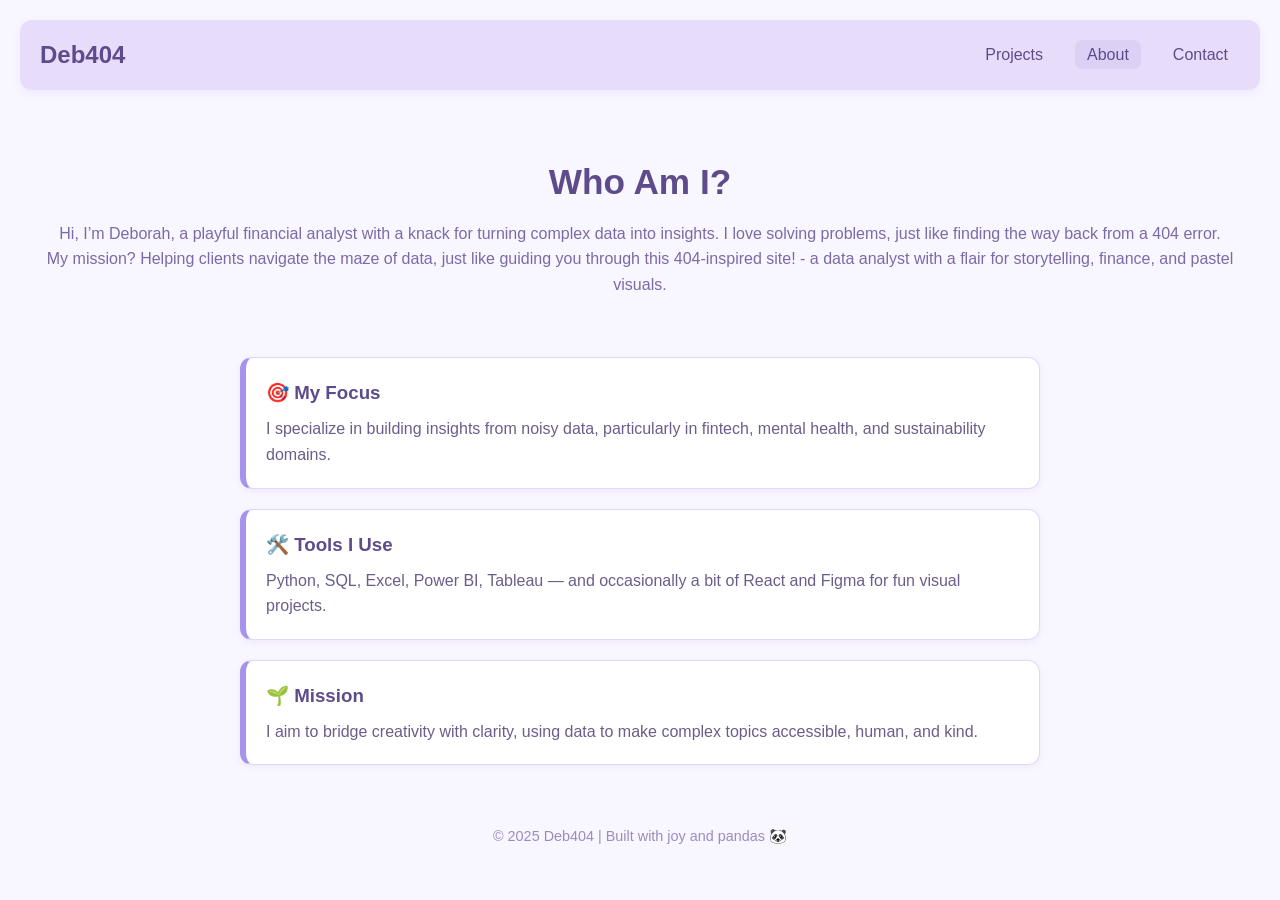
<file: about.html>
<!DOCTYPE html>
<html lang="en">
<head>
  <meta charset="UTF-8" />
  <meta name="viewport" content="width=device-width, initial-scale=1.0" />
  <title>About | Deb404</title>
  <link rel="stylesheet" href="styles.css" />
</head>
<body>
  <header>
    <nav>
      <h1><a href="index.html">Deb404</a></h1>
      <ul>
        <li><a href="projects.html">Projects</a></li>
        <li><a href="about.html" class="active">About</a></li>
        <li><a href="contact.html">Contact</a></li>
      </ul>
    </nav>
  </header>

  <main>
    <section class="hero">
    
        <h2>Who Am I?</h2>
            <p>Hi, I’m Deborah, a playful financial analyst with a knack for turning complex data into insights. I love solving problems, just like finding the way back from a 404 error.</p>
            <p>My mission? Helping clients navigate the maze of data, just like guiding you through this 404-inspired site! - a data analyst with a flair for storytelling, finance, and pastel visuals.</p>
    </section>

    <section class="project-list">
      <div class="project-card">
        <h3>🎯 My Focus</h3>
        <p>I specialize in building insights from noisy data, particularly in fintech, mental health, and sustainability domains.</p>
      </div>

      <div class="project-card">
        <h3>🛠️ Tools I Use</h3>
        <p>Python, SQL, Excel, Power BI, Tableau — and occasionally a bit of React and Figma for fun visual projects.</p>
      </div>

      <div class="project-card">
        <h3>🌱 Mission</h3>
        <p>I aim to bridge creativity with clarity, using data to make complex topics accessible, human, and kind.</p>
      </div>
    </section>
  </main>

  <footer>
    <p>© 2025 Deb404 | Built with joy and pandas 🐼</p>
  </footer>
</body>
</html>
</file>
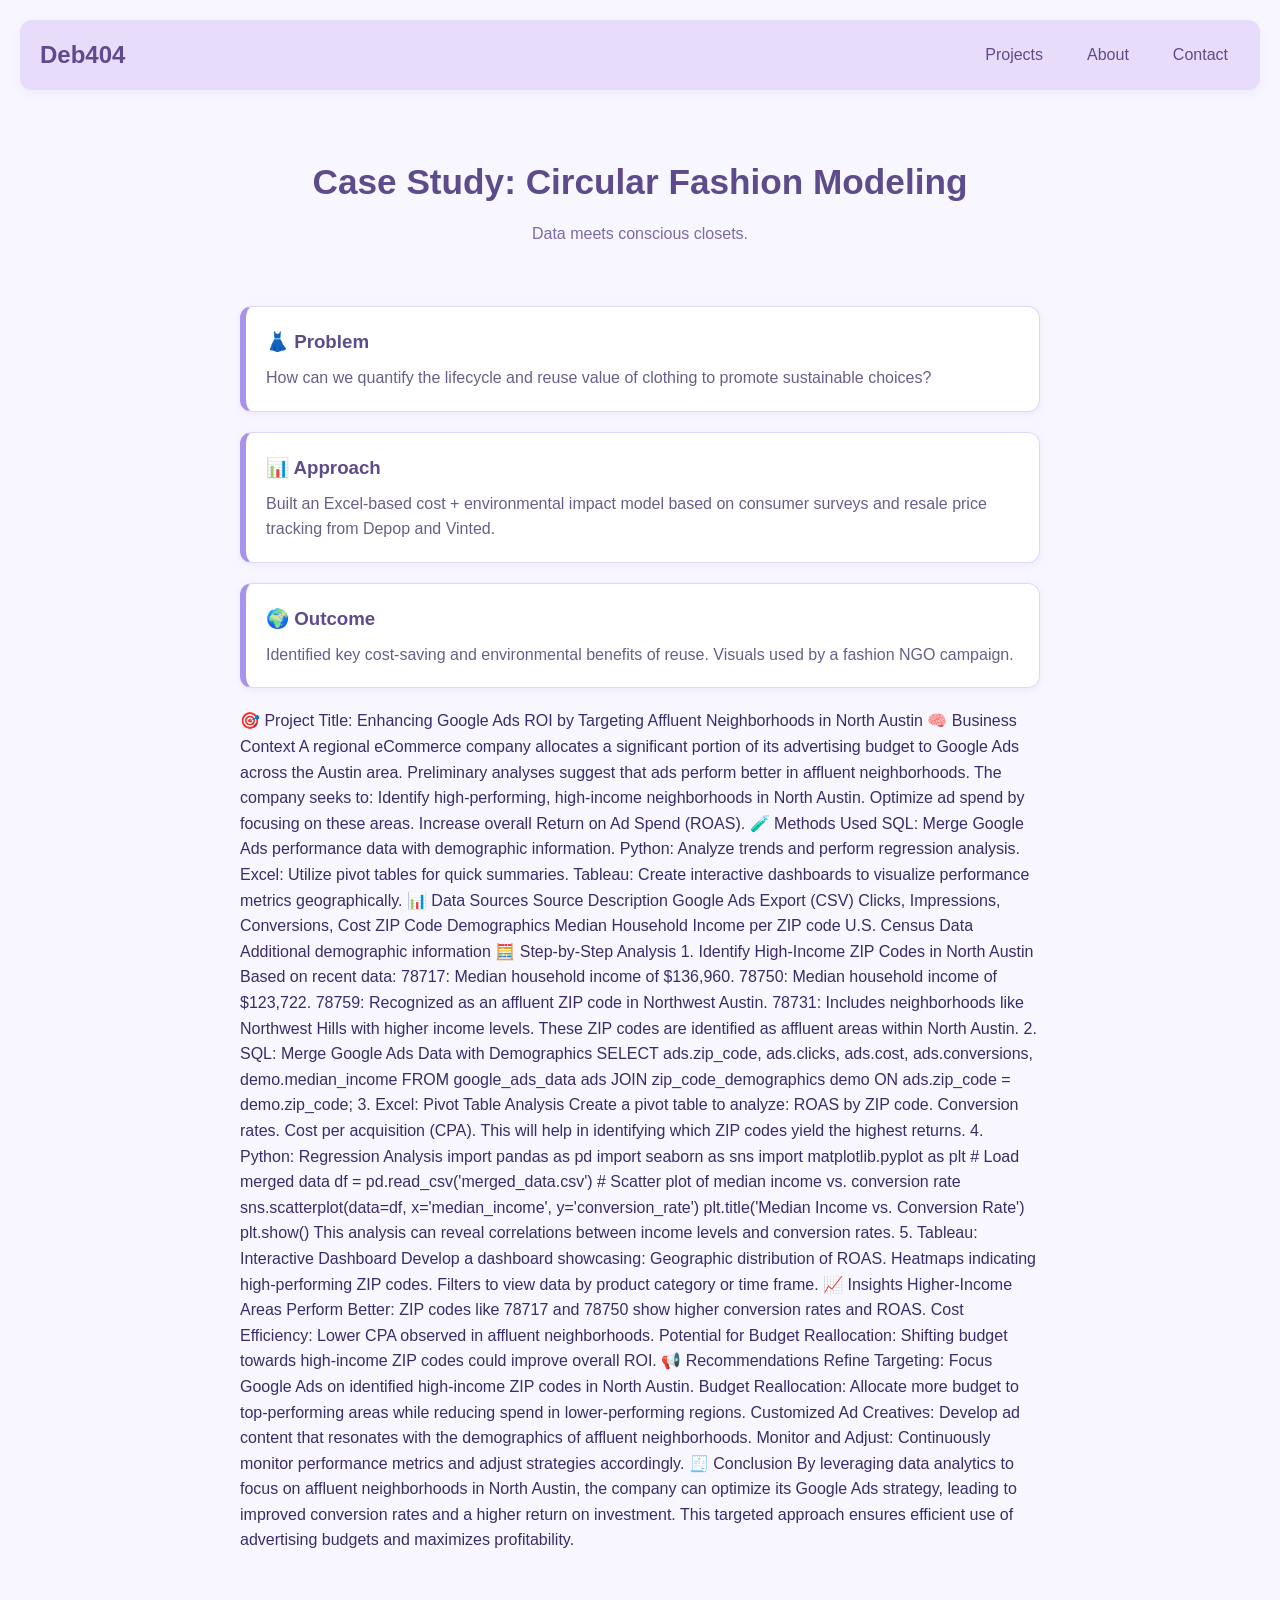
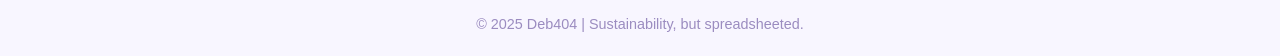
<file: case-circular-fashion.html>
<!DOCTYPE html>
<html lang="en">
<head>
  <meta charset="UTF-8" />
  <meta name="viewport" content="width=device-width, initial-scale=1.0" />
  <title>Circular Fashion | Deb404</title>
  <link rel="stylesheet" href="styles.css" />
</head>
<body>
  <header>
    <nav>
      <h1><a href="index.html">Deb404</a></h1>
      <ul>
        <li><a href="projects.html">Projects</a></li>
        <li><a href="about.html">About</a></li>
        <li><a href="contact.html">Contact</a></li>
      </ul>
    </nav>
  </header>

  <main>
    <section class="hero">
      <h2>Case Study: Circular Fashion Modeling</h2>
      <p>Data meets conscious closets.</p>
    </section>

    <section class="project-list">
      <div class="project-card">
        <h3>👗 Problem</h3>
        <p>How can we quantify the lifecycle and reuse value of clothing to promote sustainable choices?</p>
      </div>

      <div class="project-card">
        <h3>📊 Approach</h3>
        <p>Built an Excel-based cost + environmental impact model based on consumer surveys and resale price tracking from Depop and Vinted.</p>
      </div>

      <div class="project-card">
        <h3>🌍 Outcome</h3>
        <p>Identified key cost-saving and environmental benefits of reuse. Visuals used by a fashion NGO campaign.</p>
      </div>

      🎯 Project Title: Enhancing Google Ads ROI by Targeting Affluent Neighborhoods in North Austin
🧠 Business Context

A regional eCommerce company allocates a significant portion of its advertising budget to Google Ads across the Austin area. Preliminary analyses suggest that ads perform better in affluent neighborhoods. The company seeks to:

    Identify high-performing, high-income neighborhoods in North Austin.

    Optimize ad spend by focusing on these areas.

    Increase overall Return on Ad Spend (ROAS).

🧪 Methods Used

    SQL: Merge Google Ads performance data with demographic information.

    Python: Analyze trends and perform regression analysis.

    Excel: Utilize pivot tables for quick summaries.

    Tableau: Create interactive dashboards to visualize performance metrics geographically.

📊 Data Sources
Source	Description
Google Ads Export (CSV)	Clicks, Impressions, Conversions, Cost
ZIP Code Demographics	Median Household Income per ZIP code
U.S. Census Data	Additional demographic information
🧮 Step-by-Step Analysis
1. Identify High-Income ZIP Codes in North Austin

Based on recent data:

    78717: Median household income of $136,960.

    78750: Median household income of $123,722.

    78759: Recognized as an affluent ZIP code in Northwest Austin.

    78731: Includes neighborhoods like Northwest Hills with higher income levels.

These ZIP codes are identified as affluent areas within North Austin.
2. SQL: Merge Google Ads Data with Demographics

SELECT 
  ads.zip_code,
  ads.clicks,
  ads.cost,
  ads.conversions,
  demo.median_income
FROM google_ads_data ads
JOIN zip_code_demographics demo
  ON ads.zip_code = demo.zip_code;

3. Excel: Pivot Table Analysis

Create a pivot table to analyze:

    ROAS by ZIP code.

    Conversion rates.

    Cost per acquisition (CPA).

This will help in identifying which ZIP codes yield the highest returns.
4. Python: Regression Analysis

import pandas as pd
import seaborn as sns
import matplotlib.pyplot as plt

# Load merged data
df = pd.read_csv('merged_data.csv')

# Scatter plot of median income vs. conversion rate
sns.scatterplot(data=df, x='median_income', y='conversion_rate')
plt.title('Median Income vs. Conversion Rate')
plt.show()

This analysis can reveal correlations between income levels and conversion rates.
5. Tableau: Interactive Dashboard

Develop a dashboard showcasing:

    Geographic distribution of ROAS.

    Heatmaps indicating high-performing ZIP codes.

    Filters to view data by product category or time frame.

📈 Insights

    Higher-Income Areas Perform Better: ZIP codes like 78717 and 78750 show higher conversion rates and ROAS.

    Cost Efficiency: Lower CPA observed in affluent neighborhoods.

    Potential for Budget Reallocation: Shifting budget towards high-income ZIP codes could improve overall ROI.

📢 Recommendations

    Refine Targeting: Focus Google Ads on identified high-income ZIP codes in North Austin.

    Budget Reallocation: Allocate more budget to top-performing areas while reducing spend in lower-performing regions.

    Customized Ad Creatives: Develop ad content that resonates with the demographics of affluent neighborhoods.

    Monitor and Adjust: Continuously monitor performance metrics and adjust strategies accordingly.

🧾 Conclusion

By leveraging data analytics to focus on affluent neighborhoods in North Austin, the company can optimize its Google Ads strategy, leading to improved conversion rates and a higher return on investment. This targeted approach ensures efficient use of advertising budgets and maximizes profitability.
    </section>
  </main>

  <footer>
    <p>© 2025 Deb404 | Sustainability, but spreadsheeted.</p>
  </footer>
</body>
</html>
</file>
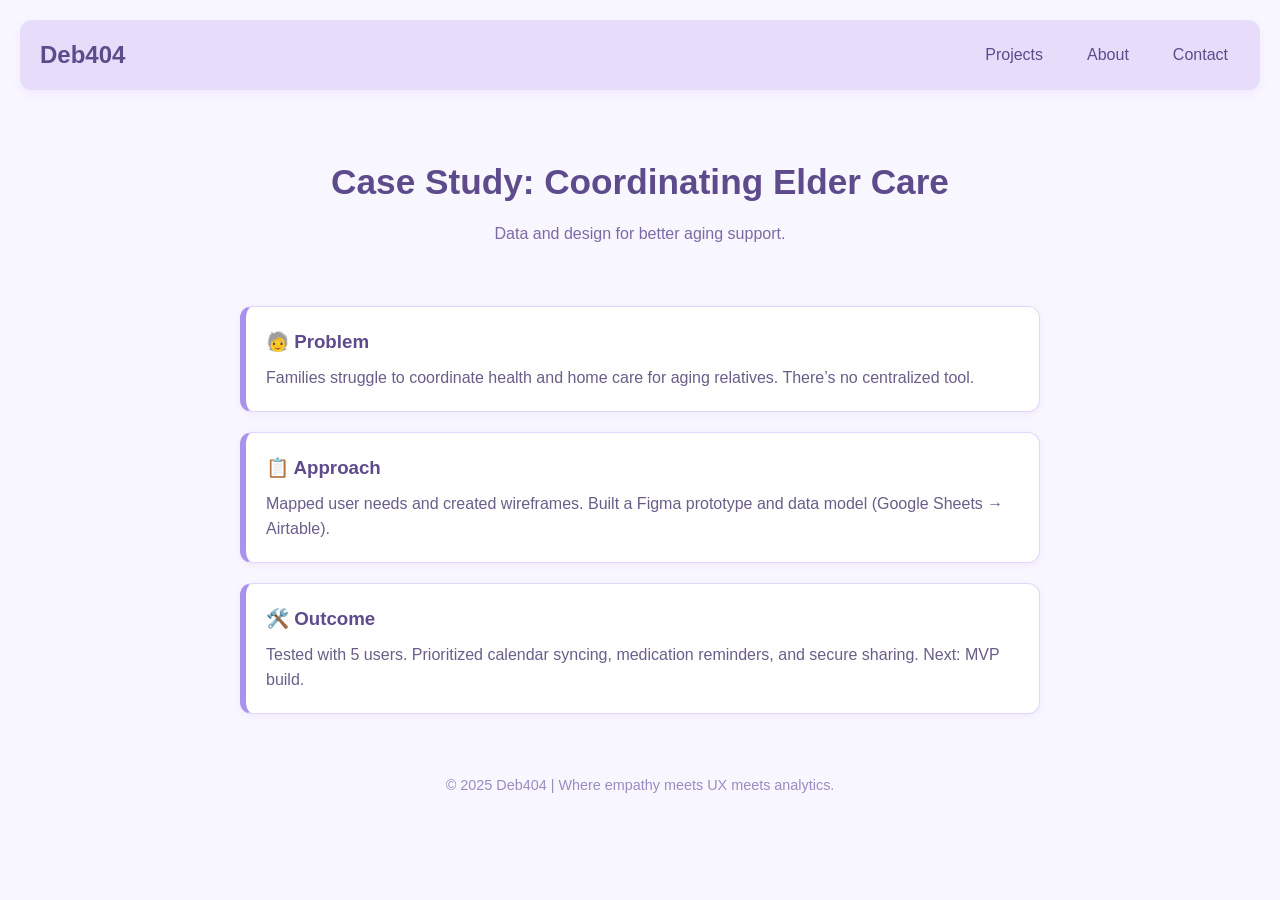
<file: case-eldercare.html>
<!DOCTYPE html>
<html lang="en">
<head>
  <meta charset="UTF-8" />
  <meta name="viewport" content="width=device-width, initial-scale=1.0" />
  <title>ElderCare Coordination | Deb404</title>
  <link rel="stylesheet" href="styles.css" />
</head>
<body>
  <header>
    <nav>
      <h1><a href="index.html">Deb404</a></h1>
      <ul>
        <li><a href="projects.html">Projects</a></li>
        <li><a href="about.html">About</a></li>
        <li><a href="contact.html">Contact</a></li>
      </ul>
    </nav>
  </header>

  <main>
    <section class="hero">
      <h2>Case Study: Coordinating Elder Care</h2>
      <p>Data and design for better aging support.</p>
    </section>

    <section class="project-list">
      <div class="project-card">
        <h3>🧓 Problem</h3>
        <p>Families struggle to coordinate health and home care for aging relatives. There’s no centralized tool.</p>
      </div>

      <div class="project-card">
        <h3>📋 Approach</h3>
        <p>Mapped user needs and created wireframes. Built a Figma prototype and data model (Google Sheets → Airtable).</p>
      </div>

      <div class="project-card">
        <h3>🛠️ Outcome</h3>
        <p>Tested with 5 users. Prioritized calendar syncing, medication reminders, and secure sharing. Next: MVP build.</p>
      </div>
    </section>
  </main>

  <footer>
    <p>© 2025 Deb404 | Where empathy meets UX meets analytics.</p>
  </footer>
</body>
</html>
</file>
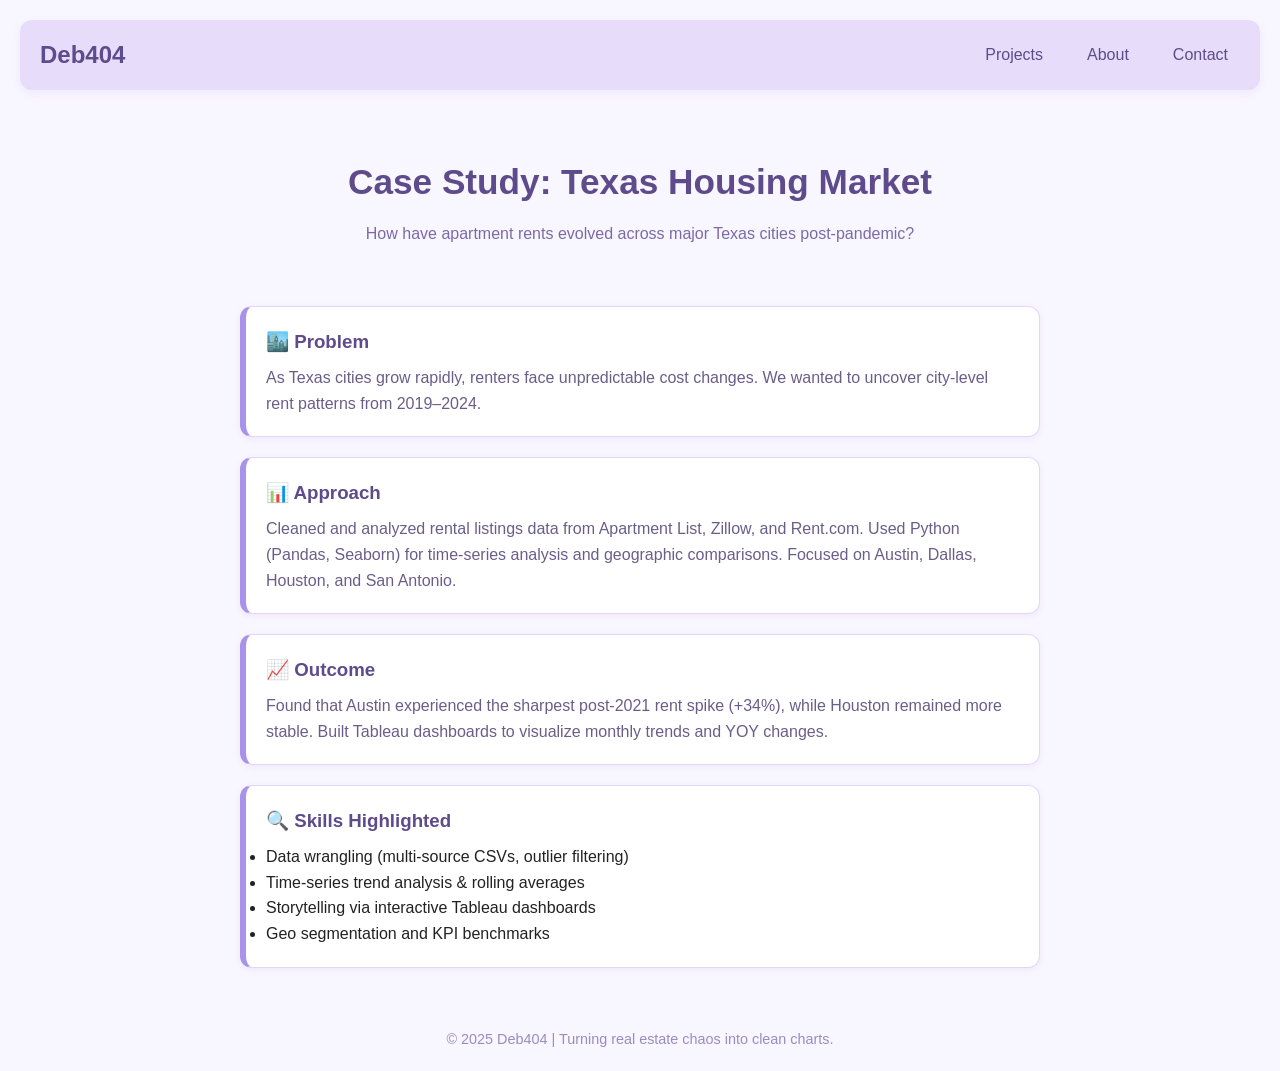
<file: case-housing-texas.html>
<!DOCTYPE html>
<html lang="en">
<head>
  <meta charset="UTF-8" />
  <meta name="viewport" content="width=device-width, initial-scale=1.0"/>
  <title>Texas Rent Trends | Deb404</title>
  <link rel="stylesheet" href="styles.css" />
</head>
<body>
  <header>
    <nav>
      <h1><a href="index.html">Deb404</a></h1>
      <ul>
        <li><a href="projects.html">Projects</a></li>
        <li><a href="about.html">About</a></li>
        <li><a href="contact.html">Contact</a></li>
      </ul>
    </nav>
  </header>

  <main>
    <section class="hero">
      <h2>Case Study: Texas Housing Market</h2>
      <p>How have apartment rents evolved across major Texas cities post-pandemic?</p>
    </section>

    <section class="project-list">
      <div class="project-card">
        <h3>🏙️ Problem</h3>
        <p>As Texas cities grow rapidly, renters face unpredictable cost changes. We wanted to uncover city-level rent patterns from 2019–2024.</p>
      </div>

      <div class="project-card">
        <h3>📊 Approach</h3>
        <p>Cleaned and analyzed rental listings data from Apartment List, Zillow, and Rent.com. Used Python (Pandas, Seaborn) for time-series analysis and geographic comparisons. Focused on Austin, Dallas, Houston, and San Antonio.</p>
      </div>

      <div class="project-card">
        <h3>📈 Outcome</h3>
        <p>Found that Austin experienced the sharpest post-2021 rent spike (+34%), while Houston remained more stable. Built Tableau dashboards to visualize monthly trends and YOY changes.</p>
      </div>

      <div class="project-card">
        <h3>🔍 Skills Highlighted</h3>
        <ul>
          <li>Data wrangling (multi-source CSVs, outlier filtering)</li>
          <li>Time-series trend analysis & rolling averages</li>
          <li>Storytelling via interactive Tableau dashboards</li>
          <li>Geo segmentation and KPI benchmarks</li>
        </ul>
      </div>
    </section>
  </main>

  <footer>
    <p>© 2025 Deb404 | Turning real estate chaos into clean charts.</p>
  </footer>
</body>
</html>
</file>
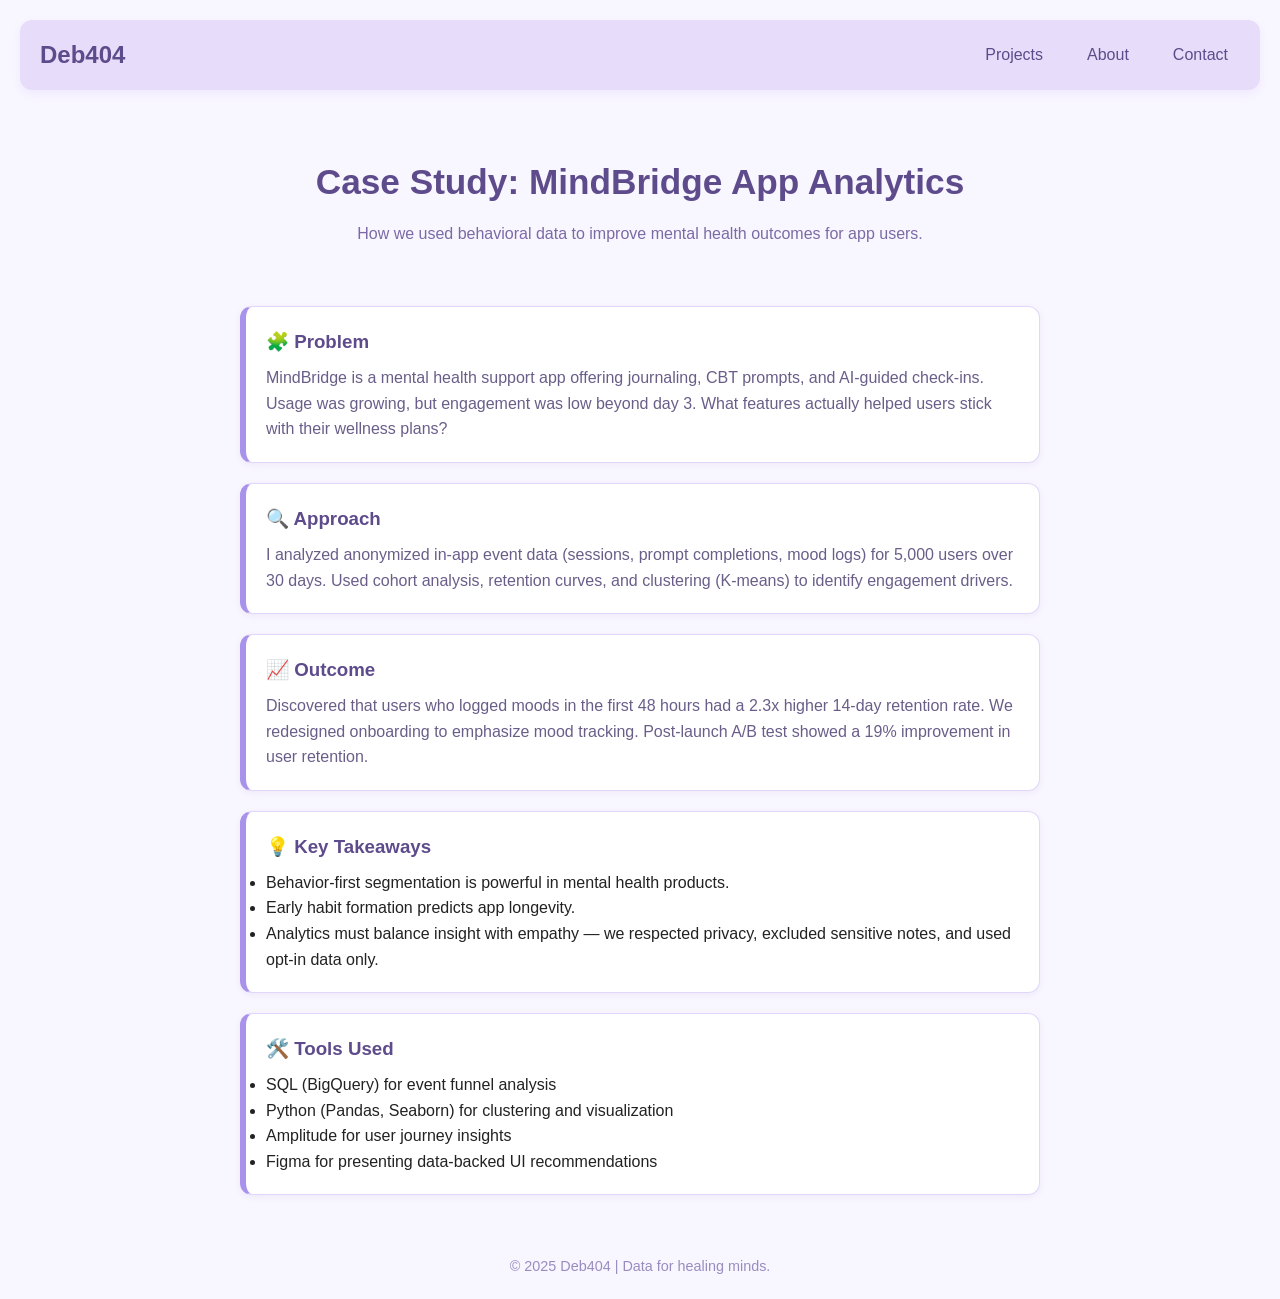
<file: case-mindbridge.html>
<!DOCTYPE html>
<html lang="en">
<head>
  <meta charset="UTF-8" />
  <meta name="viewport" content="width=device-width, initial-scale=1.0"/>
  <title>MindBridge Analytics | Deb404</title>
  <link rel="stylesheet" href="styles.css" />
</head>
<body>
  <header>
    <nav>
      <h1><a href="index.html">Deb404</a></h1>
      <ul>
        <li><a href="projects.html">Projects</a></li>
        <li><a href="about.html">About</a></li>
        <li><a href="contact.html">Contact</a></li>
      </ul>
    </nav>
  </header>

  <main>
    <section class="hero">
      <h2>Case Study: MindBridge App Analytics</h2>
      <p>How we used behavioral data to improve mental health outcomes for app users.</p>
    </section>

    <section class="project-list">
      <div class="project-card">
        <h3>🧩 Problem</h3>
        <p>MindBridge is a mental health support app offering journaling, CBT prompts, and AI-guided check-ins. Usage was growing, but engagement was low beyond day 3. What features actually helped users stick with their wellness plans?</p>
      </div>

      <div class="project-card">
        <h3>🔍 Approach</h3>
        <p>I analyzed anonymized in-app event data (sessions, prompt completions, mood logs) for 5,000 users over 30 days. Used cohort analysis, retention curves, and clustering (K-means) to identify engagement drivers.</p>
      </div>

      <div class="project-card">
        <h3>📈 Outcome</h3>
        <p>Discovered that users who logged moods in the first 48 hours had a 2.3x higher 14-day retention rate. We redesigned onboarding to emphasize mood tracking. Post-launch A/B test showed a 19% improvement in user retention.</p>
      </div>

      <div class="project-card">
        <h3>💡 Key Takeaways</h3>
        <ul>
          <li>Behavior-first segmentation is powerful in mental health products.</li>
          <li>Early habit formation predicts app longevity.</li>
          <li>Analytics must balance insight with empathy — we respected privacy, excluded sensitive notes, and used opt-in data only.</li>
        </ul>
      </div>

      <div class="project-card">
        <h3>🛠️ Tools Used</h3>
        <ul>
          <li>SQL (BigQuery) for event funnel analysis</li>
          <li>Python (Pandas, Seaborn) for clustering and visualization</li>
          <li>Amplitude for user journey insights</li>
          <li>Figma for presenting data-backed UI recommendations</li>
        </ul>
      </div>
    </section>
  </main>

  <footer>
    <p>© 2025 Deb404 | Data for healing minds.</p>
  </footer>
</body>
</html>
</file>
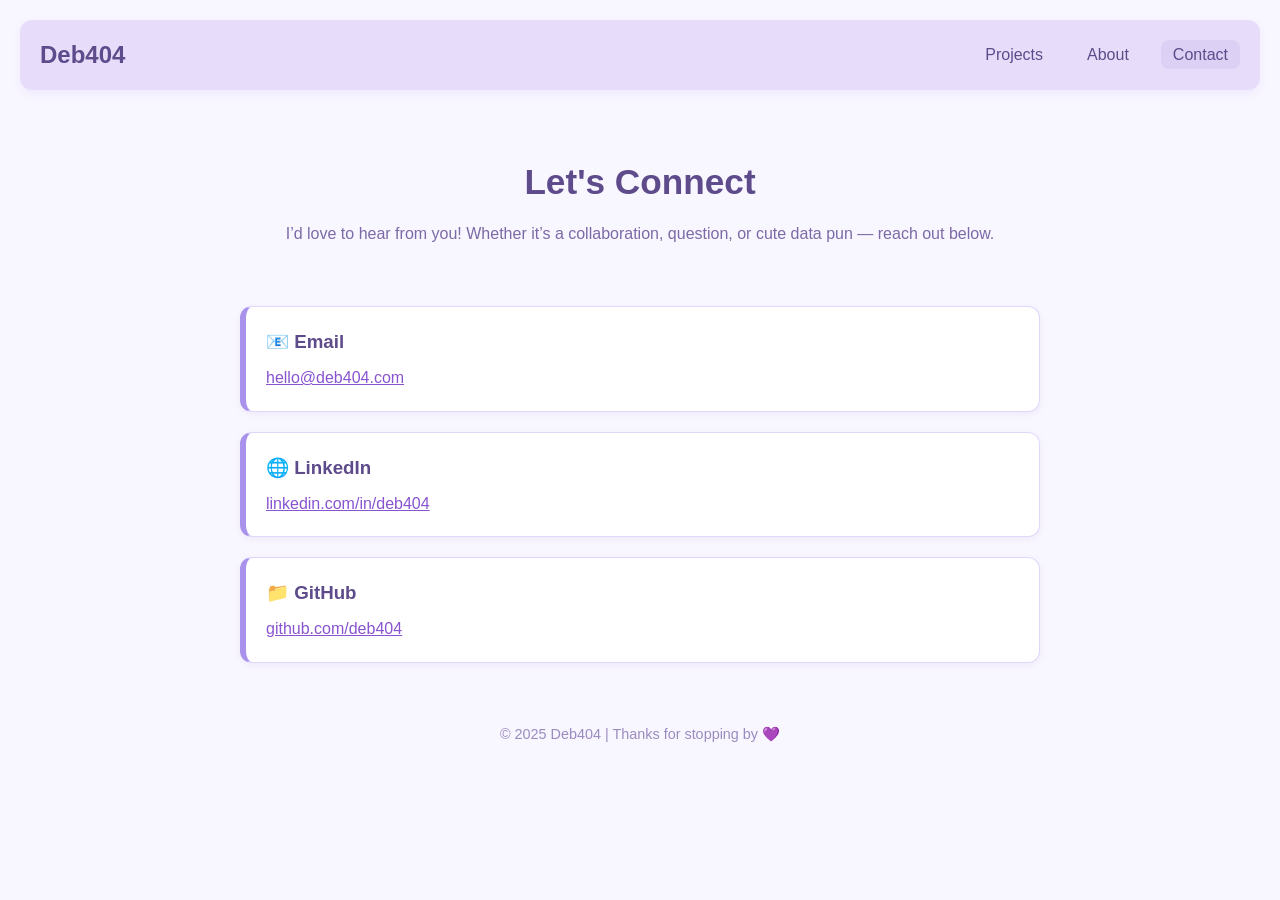
<file: contact.html>
<!DOCTYPE html>
<html lang="en">
<head>
  <meta charset="UTF-8" />
  <meta name="viewport" content="width=device-width, initial-scale=1.0" />
  <title>Contact | Deb404</title>
  <link rel="stylesheet" href="styles.css" />
</head>
<body>
  <header>
    <nav>
      <h1><a href="index.html">Deb404</a></h1>
      <ul>
        <li><a href="projects.html">Projects</a></li>
        <li><a href="about.html">About</a></li>
        <li><a href="contact.html" class="active">Contact</a></li>
      </ul>
    </nav>
  </header>

  <main>
    <section class="hero">
      <h2>Let's Connect</h2>
      <p>I’d love to hear from you! Whether it’s a collaboration, question, or cute data pun — reach out below.</p>
    </section>

    <section class="project-list">
      <div class="project-card">
        <h3>📧 Email</h3>
        <p><a href="mailto:hello@deb404.com">hello@deb404.com</a></p>
      </div>

      <div class="project-card">
        <h3>🌐 LinkedIn</h3>
        <p><a href="https://linkedin.com/in/deborahwillson" target="_blank">linkedin.com/in/deb404</a></p>
      </div>

      <div class="project-card">
        <h3>📁 GitHub</h3>
        <p><a href="https://deb404.github.io/" target="_blank">github.com/deb404</a></p>
      </div>
    </section>
  </main>

  <footer>
    <p>© 2025 Deb404 | Thanks for stopping by 💜</p>
  </footer>
</body>
</html>
</file>
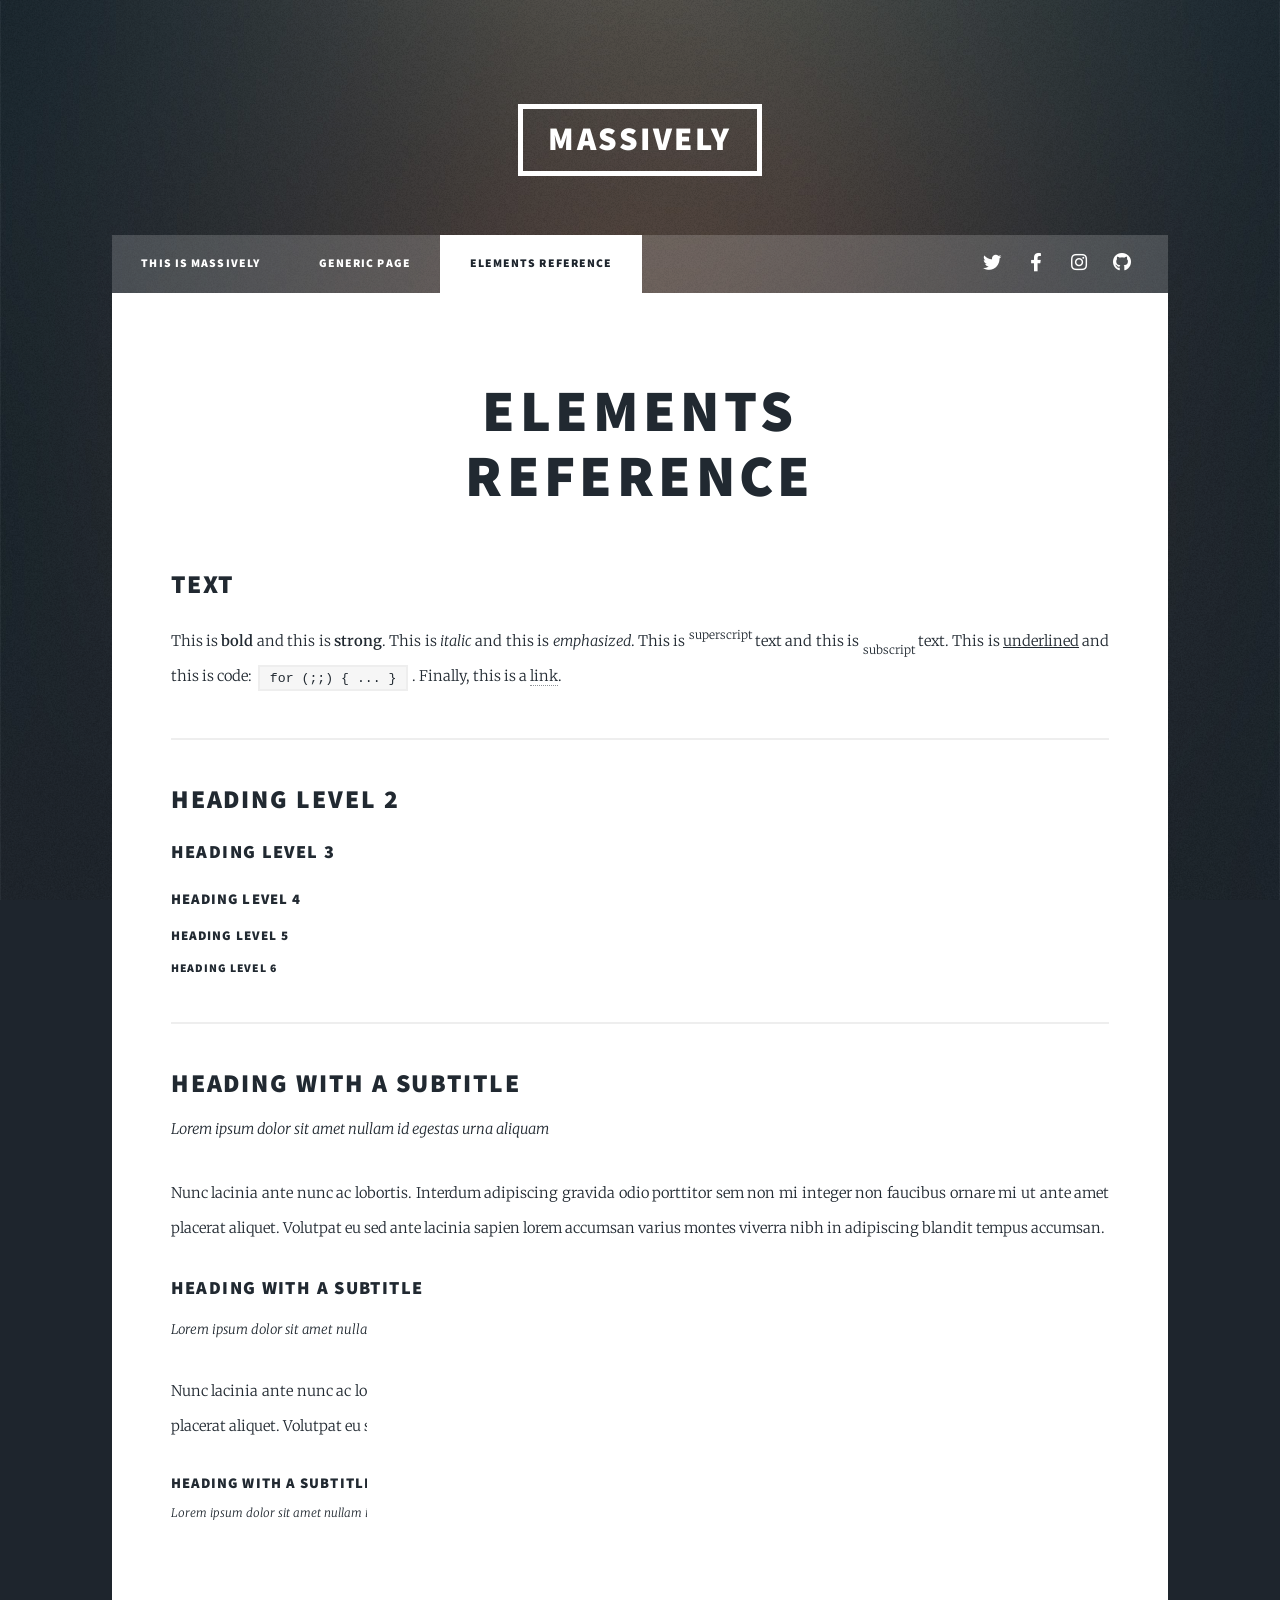
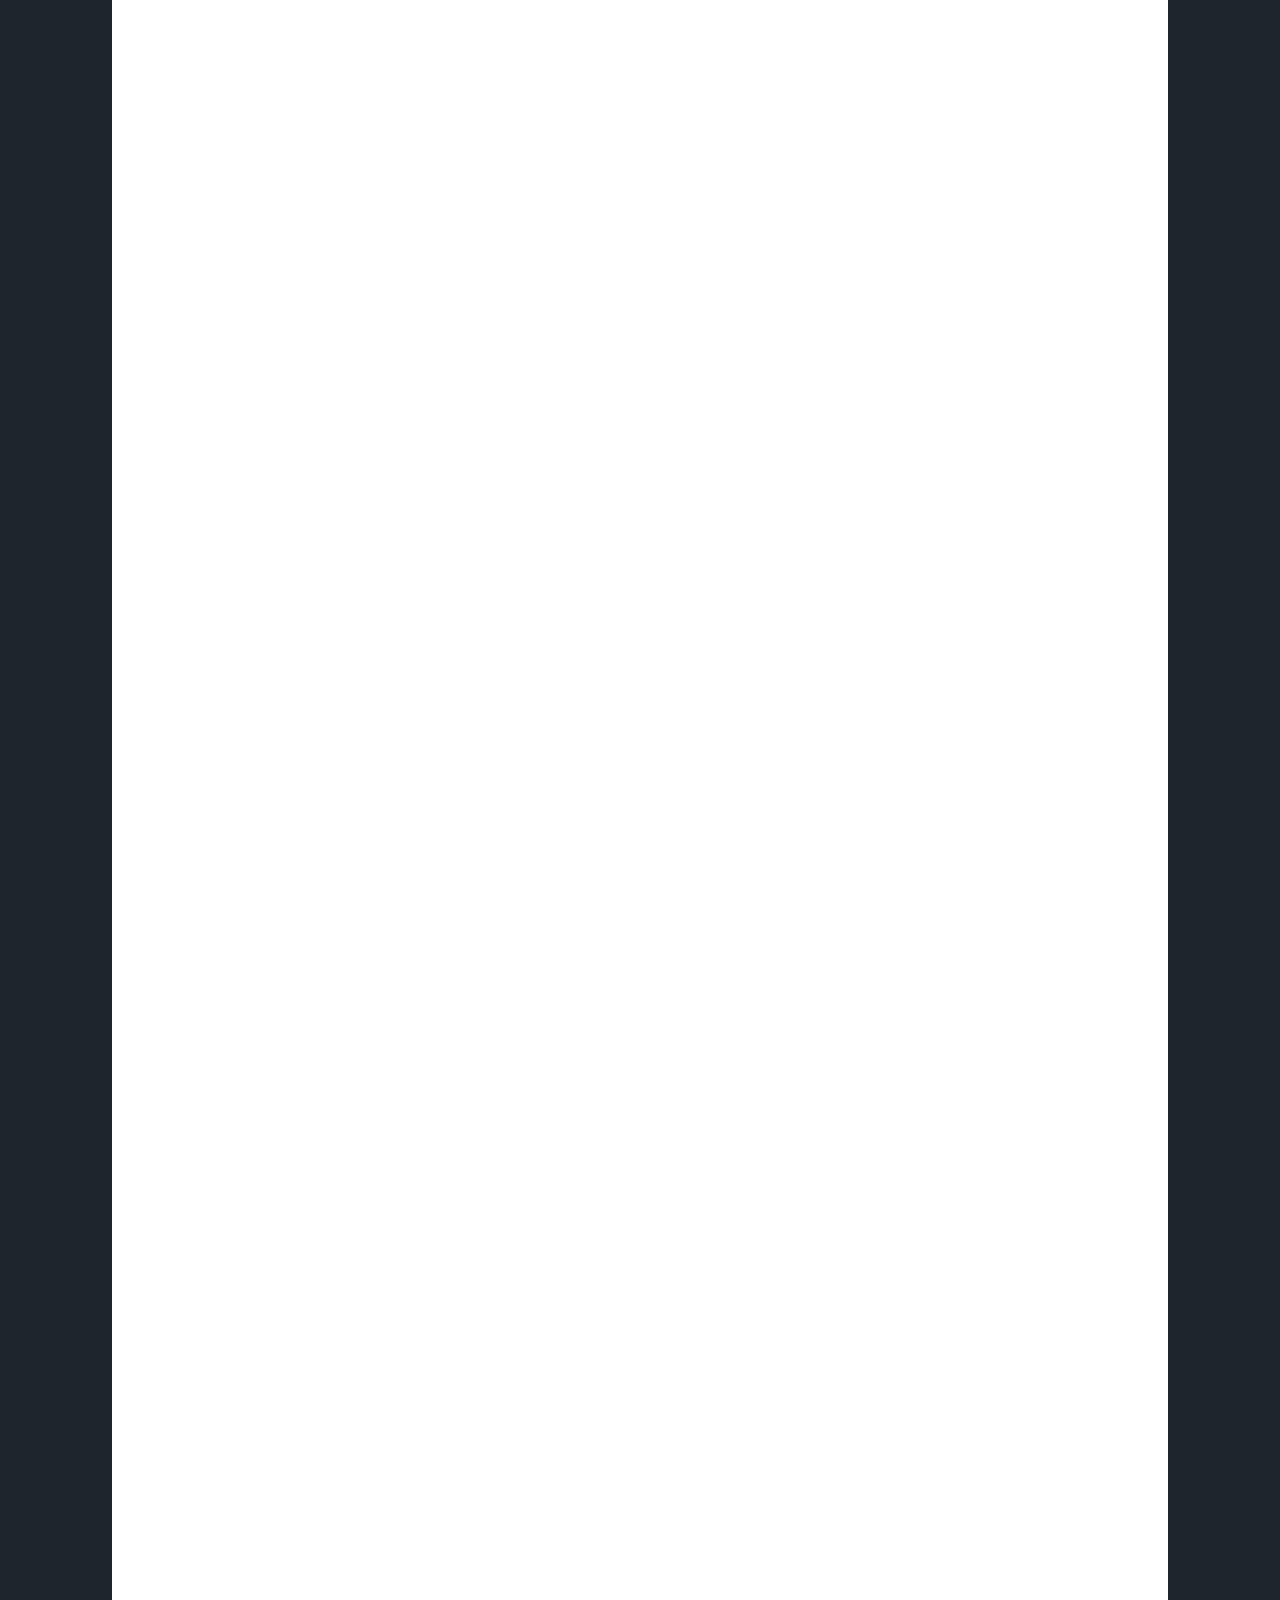
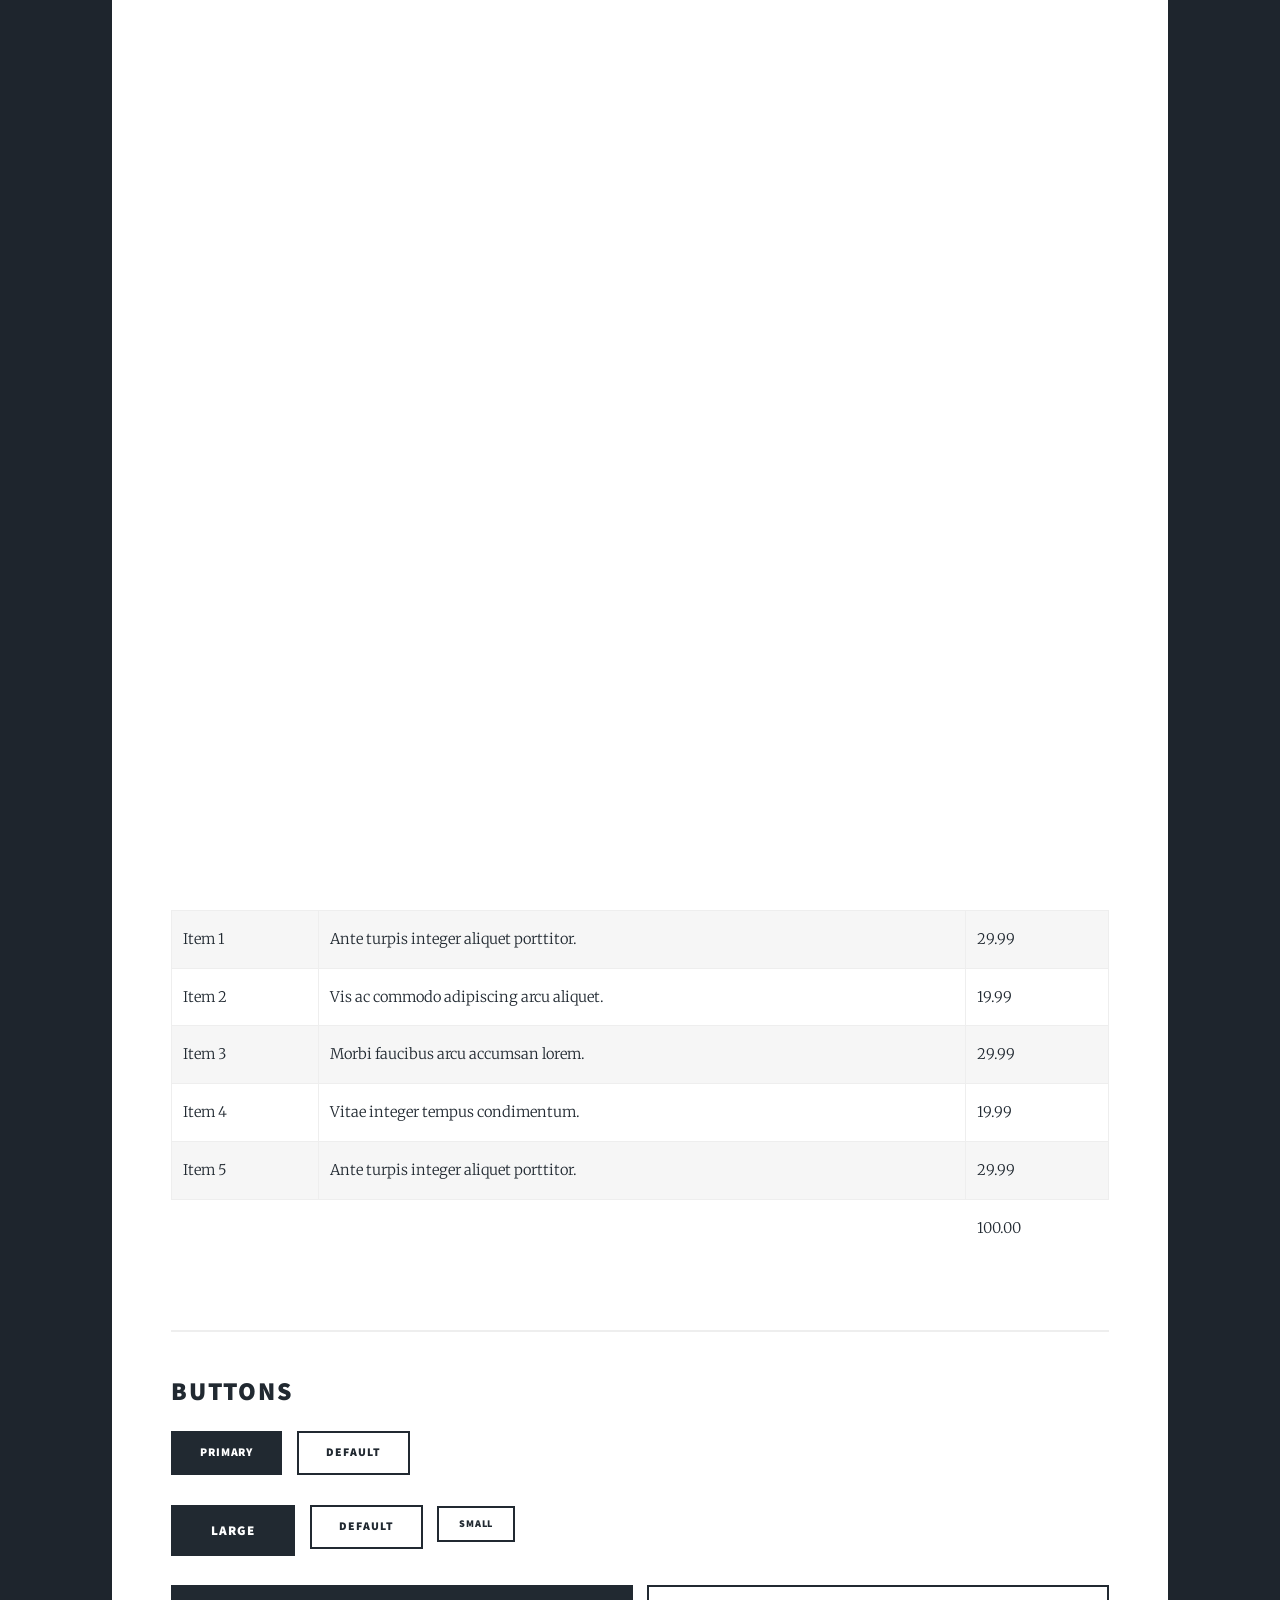
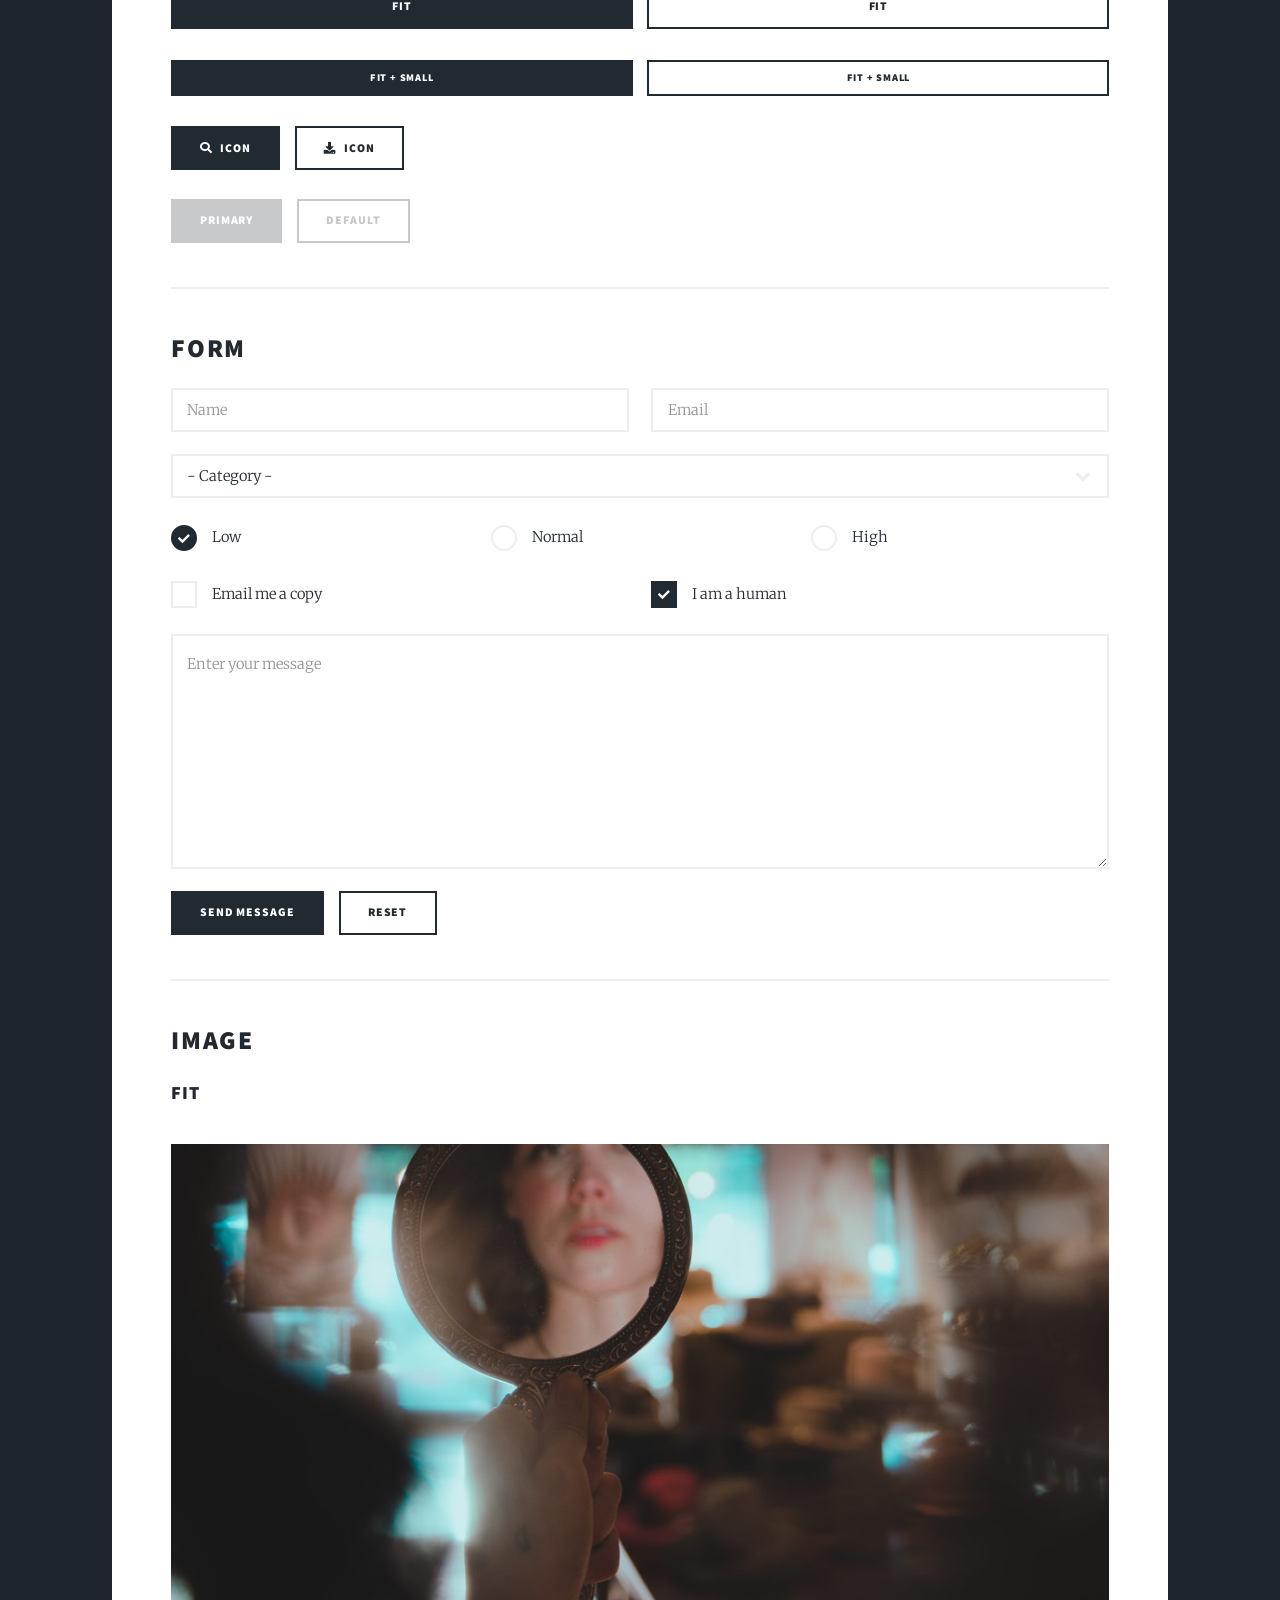
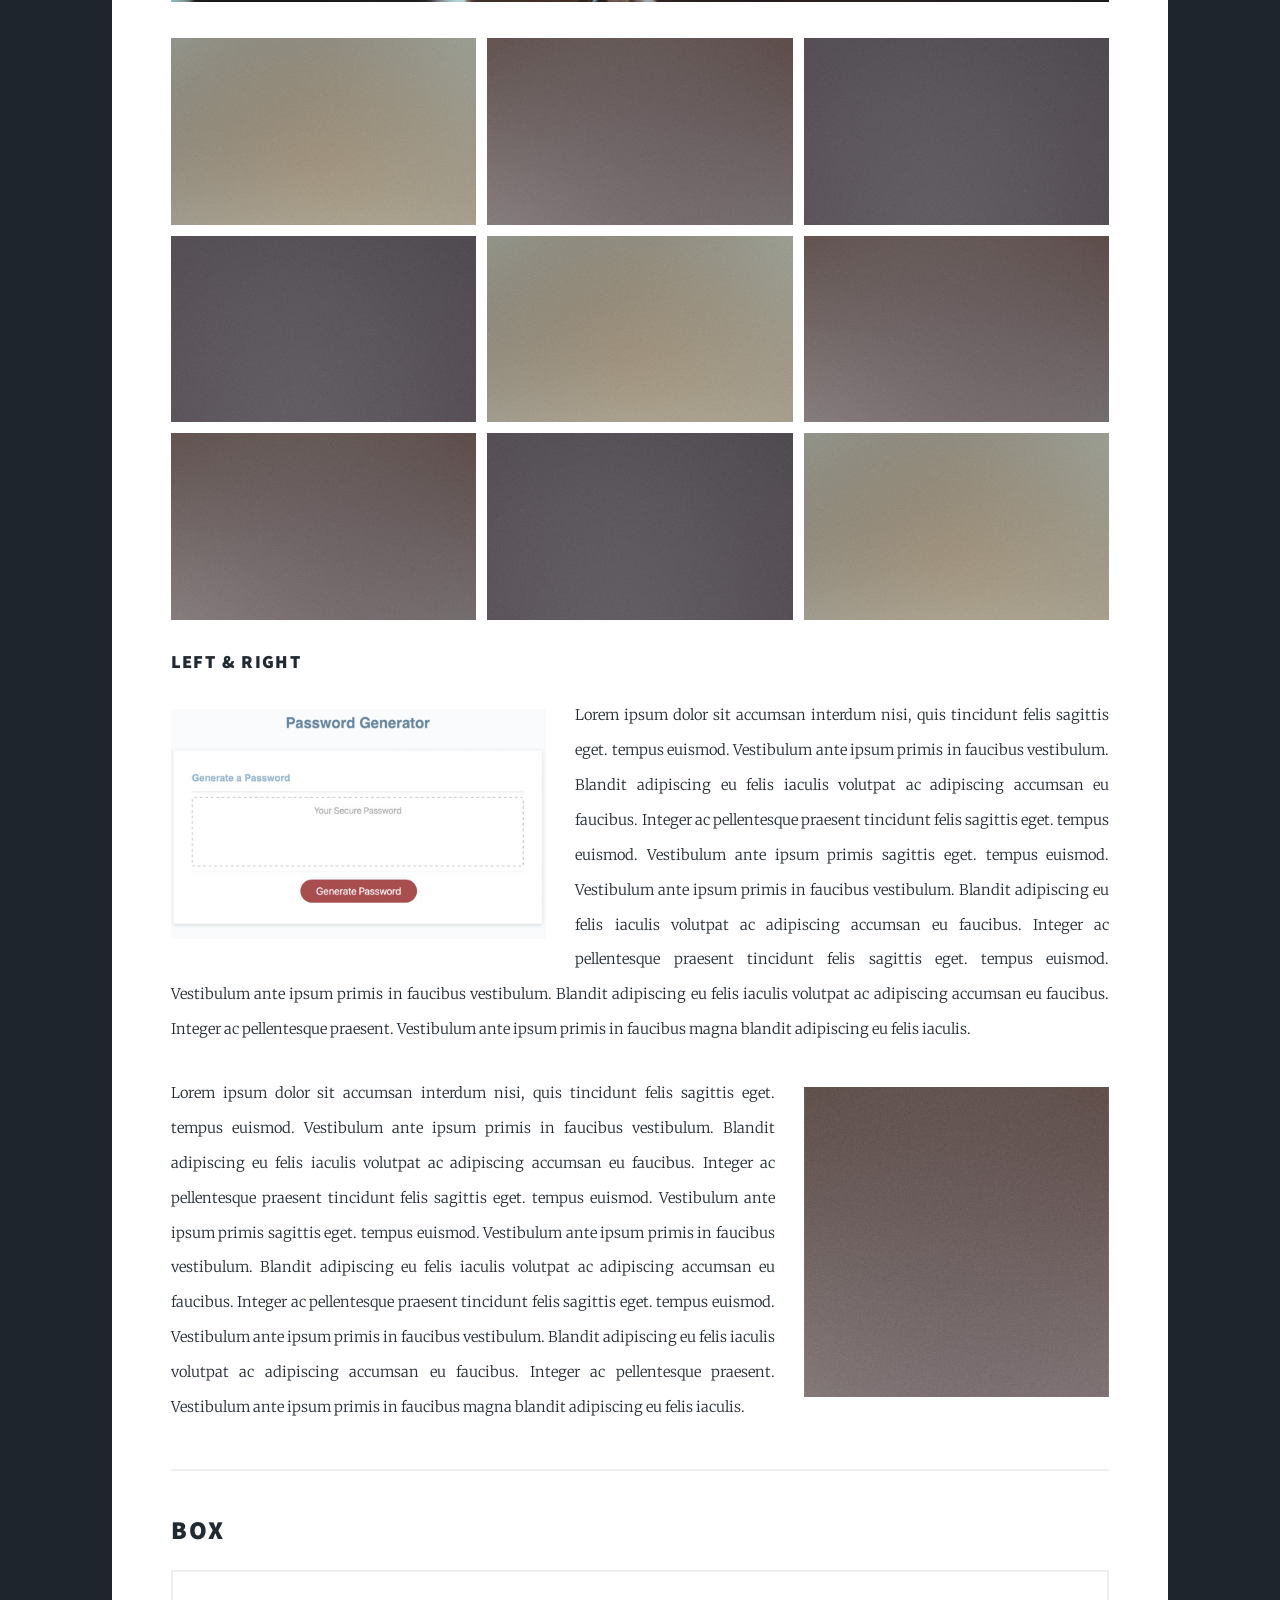
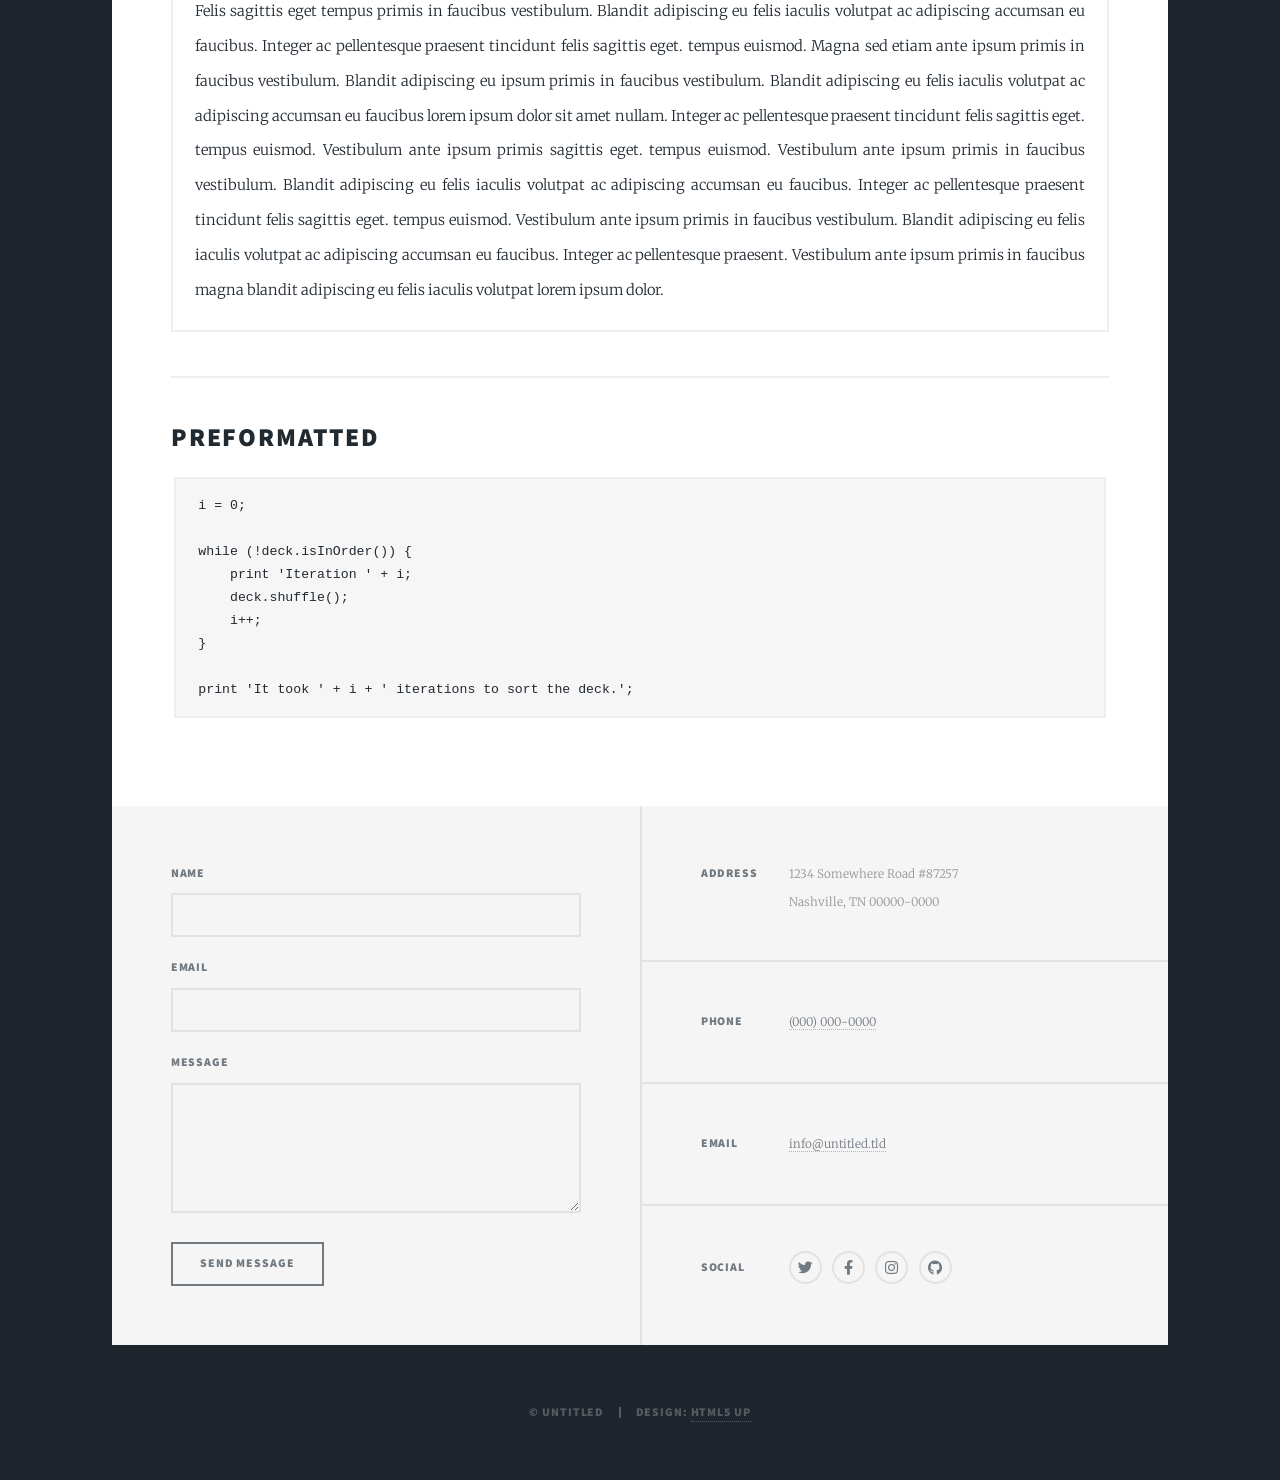
<file: elements.html>
<!DOCTYPE HTML>
<!--
	Massively by HTML5 UP
	html5up.net | @ajlkn
	Free for personal and commercial use under the CCA 3.0 license (html5up.net/license)
-->
<html>
	<head>
		<title>Elements Reference - Massively by HTML5 UP</title>
		<meta charset="utf-8" />
		<meta name="viewport" content="width=device-width, initial-scale=1, user-scalable=no" />
		<link rel="stylesheet" href="assets/css/main.css" />
		<noscript><link rel="stylesheet" href="assets/css/noscript.css" /></noscript>
	</head>
	<body class="is-preload">

		<!-- Wrapper -->
			<div id="wrapper">

				<!-- Header -->
					<header id="header">
						<a href="index.html" class="logo">Massively</a>
					</header>

				<!-- Nav -->
					<nav id="nav">
						<ul class="links">
							<li><a href="index.html">This is Massively</a></li>
							<li><a href="generic.html">Generic Page</a></li>
							<li class="active"><a href="elements.html">Elements Reference</a></li>
						</ul>
						<ul class="icons">
							<li><a href="#" class="icon brands fa-twitter"><span class="label">Twitter</span></a></li>
							<li><a href="#" class="icon brands fa-facebook-f"><span class="label">Facebook</span></a></li>
							<li><a href="#" class="icon brands fa-instagram"><span class="label">Instagram</span></a></li>
							<li><a href="#" class="icon brands fa-github"><span class="label">GitHub</span></a></li>
						</ul>
					</nav>

				<!-- Main -->
					<div id="main">

						<!-- Post -->
							<section class="post">
								<header class="major">
									<h1>Elements<br />
									Reference</h1>
								</header>

								<!-- Text stuff -->
									<h2>Text</h2>
									<p>This is <b>bold</b> and this is <strong>strong</strong>. This is <i>italic</i> and this is <em>emphasized</em>.
									This is <sup>superscript</sup> text and this is <sub>subscript</sub> text.
									This is <u>underlined</u> and this is code: <code>for (;;) { ... }</code>.
									Finally, this is a <a href="#">link</a>.</p>
									<hr />
									<h2>Heading Level 2</h2>
									<h3>Heading Level 3</h3>
									<h4>Heading Level 4</h4>
									<h5>Heading Level 5</h5>
									<h6>Heading Level 6</h6>
									<hr />
									<header>
										<h2>Heading with a Subtitle</h2>
										<p>Lorem ipsum dolor sit amet nullam id egestas urna aliquam</p>
									</header>
									<p>Nunc lacinia ante nunc ac lobortis. Interdum adipiscing gravida odio porttitor sem non mi integer non faucibus ornare mi ut ante amet placerat aliquet. Volutpat eu sed ante lacinia sapien lorem accumsan varius montes viverra nibh in adipiscing blandit tempus accumsan.</p>
									<header>
										<h3>Heading with a Subtitle</h3>
										<p>Lorem ipsum dolor sit amet nullam id egestas urna aliquam</p>
									</header>
									<p>Nunc lacinia ante nunc ac lobortis. Interdum adipiscing gravida odio porttitor sem non mi integer non faucibus ornare mi ut ante amet placerat aliquet. Volutpat eu sed ante lacinia sapien lorem accumsan varius montes viverra nibh in adipiscing blandit tempus accumsan.</p>
									<header>
										<h4>Heading with a Subtitle</h4>
										<p>Lorem ipsum dolor sit amet nullam id egestas urna aliquam</p>
									</header>
									<p>Nunc lacinia ante nunc ac lobortis. Interdum adipiscing gravida odio porttitor sem non mi integer non faucibus ornare mi ut ante amet placerat aliquet. Volutpat eu sed ante lacinia sapien lorem accumsan varius montes viverra nibh in adipiscing blandit tempus accumsan.</p>

									<hr />

								<!-- Lists -->
									<h2>Lists</h2>
									<div class="row">
										<div class="col-6 col-12-small">

											<h3>Unordered</h3>
											<ul>
												<li>Dolor pulvinar etiam.</li>
												<li>Sagittis lorem eleifend.</li>
												<li>Felis feugiat dolore viverra.</li>
												<li>Dolor pulvinar etiam.</li>
											</ul>

											<h3>Alternate</h3>
											<ul class="alt">
												<li>Dolor pulvinar etiam etiam.</li>
												<li>Sagittis adipiscing eleifend.</li>
												<li>Felis enim dolore viverra.</li>
												<li>Dolor pulvinar etiam etiam.</li>
											</ul>

										</div>
										<div class="col-6 col-12-small">

											<h3>Ordered</h3>
											<ol>
												<li>Dolor pulvinar etiam.</li>
												<li>Etiam vel felis at viverra.</li>
												<li>Felis enim feugiat magna.</li>
												<li>Etiam vel felis nullam.</li>
												<li>Felis enim et tempus.</li>
											</ol>

											<h3>Icons</h3>
											<ul class="icons">
												<li><a href="#" class="icon brands fa-twitter"><span class="label">Twitter</span></a></li>
												<li><a href="#" class="icon brands fa-facebook-f"><span class="label">Facebook</span></a></li>
												<li><a href="#" class="icon brands fa-instagram"><span class="label">Instagram</span></a></li>
												<li><a href="#" class="icon brands fa-github"><span class="label">Github</span></a></li>
												<li><a href="#" class="icon brands fa-dribbble"><span class="label">Dribbble</span></a></li>
											</ul>
											<ul class="icons alt">
												<li><a href="#" class="icon brands alt fa-twitter"><span class="label">Twitter</span></a></li>
												<li><a href="#" class="icon brands alt fa-facebook-f"><span class="label">Facebook</span></a></li>
												<li><a href="#" class="icon brands alt fa-instagram"><span class="label">Instagram</span></a></li>
												<li><a href="#" class="icon brands alt fa-github"><span class="label">Github</span></a></li>
												<li><a href="#" class="icon brands alt fa-dribbble"><span class="label">Dribbble</span></a></li>
											</ul>

										</div>
									</div>
									<h3>Definition</h3>
									<dl>
										<dt>Item 1</dt>
										<dd>
											<p>Lorem ipsum dolor vestibulum ante ipsum primis in faucibus vestibulum. Blandit adipiscing eu felis iaculis volutpat ac adipiscing accumsan eu faucibus. Integer ac pellentesque praesent.</p>
										</dd>
										<dt>Item 2</dt>
										<dd>
											<p>Lorem ipsum dolor vestibulum ante ipsum primis in faucibus vestibulum. Blandit adipiscing eu felis iaculis volutpat ac adipiscing accumsan eu faucibus. Integer ac pellentesque praesent.</p>
										</dd>
										<dt>Item 3</dt>
										<dd>
											<p>Lorem ipsum dolor vestibulum ante ipsum primis in faucibus vestibulum. Blandit adipiscing eu felis iaculis volutpat ac adipiscing accumsan eu faucibus. Integer ac pellentesque praesent.</p>
										</dd>
									</dl>

									<h3>Actions</h3>
									<ul class="actions">
										<li><a href="#" class="button primary">Primary</a></li>
										<li><a href="#" class="button">Default</a></li>
									</ul>
									<ul class="actions small">
										<li><a href="#" class="button primary small">Small</a></li>
										<li><a href="#" class="button small">Small</a></li>
									</ul>
									<div class="row">
										<div class="col-6 col-12-small">
											<ul class="actions stacked">
												<li><a href="#" class="button primary">Default</a></li>
												<li><a href="#" class="button">Default</a></li>
											</ul>
										</div>
										<div class="col-6 col-12-small">
											<ul class="actions stacked">
												<li><a href="#" class="button primary small">Small</a></li>
												<li><a href="#" class="button small">Small</a></li>
											</ul>
										</div>
									</div>
									<div class="row">
										<div class="col-6 col-12-small">
											<ul class="actions stacked">
												<li><a href="#" class="button primary fit">Default</a></li>
												<li><a href="#" class="button fit">Default</a></li>
											</ul>
										</div>
										<div class="col-6 col-12-small">
											<ul class="actions stacked">
												<li><a href="#" class="button primary small fit">Small</a></li>
												<li><a href="#" class="button small fit">Small</a></li>
											</ul>
										</div>
									</div>

									<hr />

								<!-- Blockquote -->
									<h2>Blockquote</h2>
									<blockquote>Fringilla nisl. Donec accumsan interdum nisi, quis tincidunt felis sagittis eget tempus euismod. Vestibulum ante ipsum primis in faucibus vestibulum. Blandit adipiscing eu felis iaculis volutpat ac adipiscing accumsan faucibus. Vestibulum ante ipsum primis in faucibus vestibulum. Blandit adipiscing eu felis.</blockquote>

									<hr />

								<!-- Table -->
									<h2>Table</h2>

									<h3>Default</h3>
									<div class="table-wrapper">
										<table>
											<thead>
												<tr>
													<th>Name</th>
													<th>Description</th>
													<th>Price</th>
												</tr>
											</thead>
											<tbody>
												<tr>
													<td>Item 1</td>
													<td>Ante turpis integer aliquet porttitor.</td>
													<td>29.99</td>
												</tr>
												<tr>
													<td>Item 2</td>
													<td>Vis ac commodo adipiscing arcu aliquet.</td>
													<td>19.99</td>
												</tr>
												<tr>
													<td>Item 3</td>
													<td> Morbi faucibus arcu accumsan lorem.</td>
													<td>29.99</td>
												</tr>
												<tr>
													<td>Item 4</td>
													<td>Vitae integer tempus condimentum.</td>
													<td>19.99</td>
												</tr>
												<tr>
													<td>Item 5</td>
													<td>Ante turpis integer aliquet porttitor.</td>
													<td>29.99</td>
												</tr>
											</tbody>
											<tfoot>
												<tr>
													<td colspan="2"></td>
													<td>100.00</td>
												</tr>
											</tfoot>
										</table>
									</div>

									<h3>Alternate</h3>
									<div class="table-wrapper">
										<table class="alt">
											<thead>
												<tr>
													<th>Name</th>
													<th>Description</th>
													<th>Price</th>
												</tr>
											</thead>
											<tbody>
												<tr>
													<td>Item 1</td>
													<td>Ante turpis integer aliquet porttitor.</td>
													<td>29.99</td>
												</tr>
												<tr>
													<td>Item 2</td>
													<td>Vis ac commodo adipiscing arcu aliquet.</td>
													<td>19.99</td>
												</tr>
												<tr>
													<td>Item 3</td>
													<td> Morbi faucibus arcu accumsan lorem.</td>
													<td>29.99</td>
												</tr>
												<tr>
													<td>Item 4</td>
													<td>Vitae integer tempus condimentum.</td>
													<td>19.99</td>
												</tr>
												<tr>
													<td>Item 5</td>
													<td>Ante turpis integer aliquet porttitor.</td>
													<td>29.99</td>
												</tr>
											</tbody>
											<tfoot>
												<tr>
													<td colspan="2"></td>
													<td>100.00</td>
												</tr>
											</tfoot>
										</table>
									</div>

									<hr />

								<!-- Buttons -->
									<h2>Buttons</h2>
									<ul class="actions">
										<li><a href="#" class="button primary">Primary</a></li>
										<li><a href="#" class="button">Default</a></li>
									</ul>
									<ul class="actions">
										<li><a href="#" class="button primary large">Large</a></li>
										<li><a href="#" class="button">Default</a></li>
										<li><a href="#" class="button small">Small</a></li>
									</ul>
									<ul class="actions fit">
										<li><a href="#" class="button primary fit">Fit</a></li>
										<li><a href="#" class="button fit">Fit</a></li>
									</ul>
									<ul class="actions fit small">
										<li><a href="#" class="button primary fit small">Fit + Small</a></li>
										<li><a href="#" class="button fit small">Fit + Small</a></li>
									</ul>
									<ul class="actions">
										<li><a href="#" class="button primary icon solid fa-search">Icon</a></li>
										<li><a href="#" class="button icon solid fa-download">Icon</a></li>
									</ul>
									<ul class="actions">
										<li><span class="button primary disabled">Primary</span></li>
										<li><span class="button disabled">Default</span></li>
									</ul>

									<hr />

								<!-- Form -->
									<h2>Form</h2>

									<form method="post" action="#">
										<div class="row gtr-uniform">
											<div class="col-6 col-12-xsmall">
												<input type="text" name="demo-name" id="demo-name" value="" placeholder="Name" />
											</div>
											<div class="col-6 col-12-xsmall">
												<input type="email" name="demo-email" id="demo-email" value="" placeholder="Email" />
											</div>
											<!-- Break -->
											<div class="col-12">
												<select name="demo-category" id="demo-category">
													<option value="">- Category -</option>
													<option value="1">Manufacturing</option>
													<option value="1">Shipping</option>
													<option value="1">Administration</option>
													<option value="1">Human Resources</option>
												</select>
											</div>
											<!-- Break -->
											<div class="col-4 col-12-small">
												<input type="radio" id="demo-priority-low" name="demo-priority" checked>
												<label for="demo-priority-low">Low</label>
											</div>
											<div class="col-4 col-12-small">
												<input type="radio" id="demo-priority-normal" name="demo-priority">
												<label for="demo-priority-normal">Normal</label>
											</div>
											<div class="col-4 col-12-small">
												<input type="radio" id="demo-priority-high" name="demo-priority">
												<label for="demo-priority-high">High</label>
											</div>
											<!-- Break -->
											<div class="col-6 col-12-small">
												<input type="checkbox" id="demo-copy" name="demo-copy">
												<label for="demo-copy">Email me a copy</label>
											</div>
											<div class="col-6 col-12-small">
												<input type="checkbox" id="demo-human" name="demo-human" checked>
												<label for="demo-human">I am a human</label>
											</div>
											<!-- Break -->
											<div class="col-12">
												<textarea name="demo-message" id="demo-message" placeholder="Enter your message" rows="6"></textarea>
											</div>
											<!-- Break -->
											<div class="col-12">
												<ul class="actions">
													<li><input type="submit" value="Send Message" class="primary" /></li>
													<li><input type="reset" value="Reset" /></li>
												</ul>
											</div>
										</div>
									</form>

									<hr />

								<!-- Image -->
									<h2>Image</h2>

									<h3>Fit</h3>
									<span class="image fit"><img src="images/pic01.jpg" alt="" /></span>
									<div class="box alt">
										<div class="row gtr-50 gtr-uniform">
											<div class="col-4"><span class="image fit"><img src="images/pic02.jpg" alt="" /></span></div>
											<div class="col-4"><span class="image fit"><img src="images/pic03.jpg" alt="" /></span></div>
											<div class="col-4"><span class="image fit"><img src="images/pic04.jpg" alt="" /></span></div>
											<!-- Break -->
											<div class="col-4"><span class="image fit"><img src="images/pic04.jpg" alt="" /></span></div>
											<div class="col-4"><span class="image fit"><img src="images/pic02.jpg" alt="" /></span></div>
											<div class="col-4"><span class="image fit"><img src="images/pic03.jpg" alt="" /></span></div>
											<!-- Break -->
											<div class="col-4"><span class="image fit"><img src="images/pic03.jpg" alt="" /></span></div>
											<div class="col-4"><span class="image fit"><img src="images/pic04.jpg" alt="" /></span></div>
											<div class="col-4"><span class="image fit"><img src="images/pic02.jpg" alt="" /></span></div>
										</div>
									</div>

									<h3>Left &amp; Right</h3>
									<p><span class="image left"><img src="images/pic08.jpg" alt="" /></span>Lorem ipsum dolor sit accumsan interdum nisi, quis tincidunt felis sagittis eget. tempus euismod. Vestibulum ante ipsum primis in faucibus vestibulum. Blandit adipiscing eu felis iaculis volutpat ac adipiscing accumsan eu faucibus. Integer ac pellentesque praesent tincidunt felis sagittis eget. tempus euismod. Vestibulum ante ipsum primis sagittis eget. tempus euismod. Vestibulum ante ipsum primis in faucibus vestibulum. Blandit adipiscing eu felis iaculis volutpat ac adipiscing accumsan eu faucibus. Integer ac pellentesque praesent tincidunt felis sagittis eget. tempus euismod. Vestibulum ante ipsum primis in faucibus vestibulum. Blandit adipiscing eu felis iaculis volutpat ac adipiscing accumsan eu faucibus. Integer ac pellentesque praesent. Vestibulum ante ipsum primis in faucibus magna blandit adipiscing eu felis iaculis.</p>
									<p><span class="image right"><img src="images/pic09.jpg" alt="" /></span>Lorem ipsum dolor sit accumsan interdum nisi, quis tincidunt felis sagittis eget. tempus euismod. Vestibulum ante ipsum primis in faucibus vestibulum. Blandit adipiscing eu felis iaculis volutpat ac adipiscing accumsan eu faucibus. Integer ac pellentesque praesent tincidunt felis sagittis eget. tempus euismod. Vestibulum ante ipsum primis sagittis eget. tempus euismod. Vestibulum ante ipsum primis in faucibus vestibulum. Blandit adipiscing eu felis iaculis volutpat ac adipiscing accumsan eu faucibus. Integer ac pellentesque praesent tincidunt felis sagittis eget. tempus euismod. Vestibulum ante ipsum primis in faucibus vestibulum. Blandit adipiscing eu felis iaculis volutpat ac adipiscing accumsan eu faucibus. Integer ac pellentesque praesent. Vestibulum ante ipsum primis in faucibus magna blandit adipiscing eu felis iaculis.</p>

									<hr />

								<!-- Box -->
									<h2>Box</h2>
									<div class="box">
										<p>Felis sagittis eget tempus primis in faucibus vestibulum. Blandit adipiscing eu felis iaculis volutpat ac adipiscing accumsan eu faucibus. Integer ac pellentesque praesent tincidunt felis sagittis eget. tempus euismod. Magna sed etiam ante ipsum primis in faucibus vestibulum. Blandit adipiscing eu ipsum primis in faucibus vestibulum. Blandit adipiscing eu felis iaculis volutpat ac adipiscing accumsan eu faucibus lorem ipsum dolor sit amet nullam. Integer ac pellentesque praesent tincidunt felis sagittis eget. tempus euismod. Vestibulum ante ipsum primis sagittis eget. tempus euismod. Vestibulum ante ipsum primis in faucibus vestibulum. Blandit adipiscing eu felis iaculis volutpat ac adipiscing accumsan eu faucibus. Integer ac pellentesque praesent tincidunt felis sagittis eget. tempus euismod. Vestibulum ante ipsum primis in faucibus vestibulum. Blandit adipiscing eu felis iaculis volutpat ac adipiscing accumsan eu faucibus. Integer ac pellentesque praesent. Vestibulum ante ipsum primis in faucibus magna blandit adipiscing eu felis iaculis volutpat lorem ipsum dolor.</p>
									</div>

									<hr />

								<!-- Preformatted Code -->
									<h2>Preformatted</h2>
									<pre><code>i = 0;

while (!deck.isInOrder()) {
    print 'Iteration ' + i;
    deck.shuffle();
    i++;
}

print 'It took ' + i + ' iterations to sort the deck.';
</code></pre>

							</section>

					</div>

				<!-- Footer -->
					<footer id="footer">
						<section>
							<form method="post" action="#">
								<div class="fields">
									<div class="field">
										<label for="name">Name</label>
										<input type="text" name="name" id="name" />
									</div>
									<div class="field">
										<label for="email">Email</label>
										<input type="text" name="email" id="email" />
									</div>
									<div class="field">
										<label for="message">Message</label>
										<textarea name="message" id="message" rows="3"></textarea>
									</div>
								</div>
								<ul class="actions">
									<li><input type="submit" value="Send Message" /></li>
								</ul>
							</form>
						</section>
						<section class="split contact">
							<section class="alt">
								<h3>Address</h3>
								<p>1234 Somewhere Road #87257<br />
								Nashville, TN 00000-0000</p>
							</section>
							<section>
								<h3>Phone</h3>
								<p><a href="#">(000) 000-0000</a></p>
							</section>
							<section>
								<h3>Email</h3>
								<p><a href="#">info@untitled.tld</a></p>
							</section>
							<section>
								<h3>Social</h3>
								<ul class="icons alt">
									<li><a href="#" class="icon brands alt fa-twitter"><span class="label">Twitter</span></a></li>
									<li><a href="#" class="icon brands alt fa-facebook-f"><span class="label">Facebook</span></a></li>
									<li><a href="#" class="icon brands alt fa-instagram"><span class="label">Instagram</span></a></li>
									<li><a href="#" class="icon brands alt fa-github"><span class="label">GitHub</span></a></li>
								</ul>
							</section>
						</section>
					</footer>

				<!-- Copyright -->
					<div id="copyright">
						<ul><li>&copy; Untitled</li><li>Design: <a href="https://html5up.net">HTML5 UP</a></li></ul>
					</div>

			</div>

		<!-- Scripts -->
			<script src="assets/js/jquery.min.js"></script>
			<script src="assets/js/jquery.scrollex.min.js"></script>
			<script src="assets/js/jquery.scrolly.min.js"></script>
			<script src="assets/js/browser.min.js"></script>
			<script src="assets/js/breakpoints.min.js"></script>
			<script src="assets/js/util.js"></script>
			<script src="assets/js/main.js"></script>

	</body>
</html>
</file>
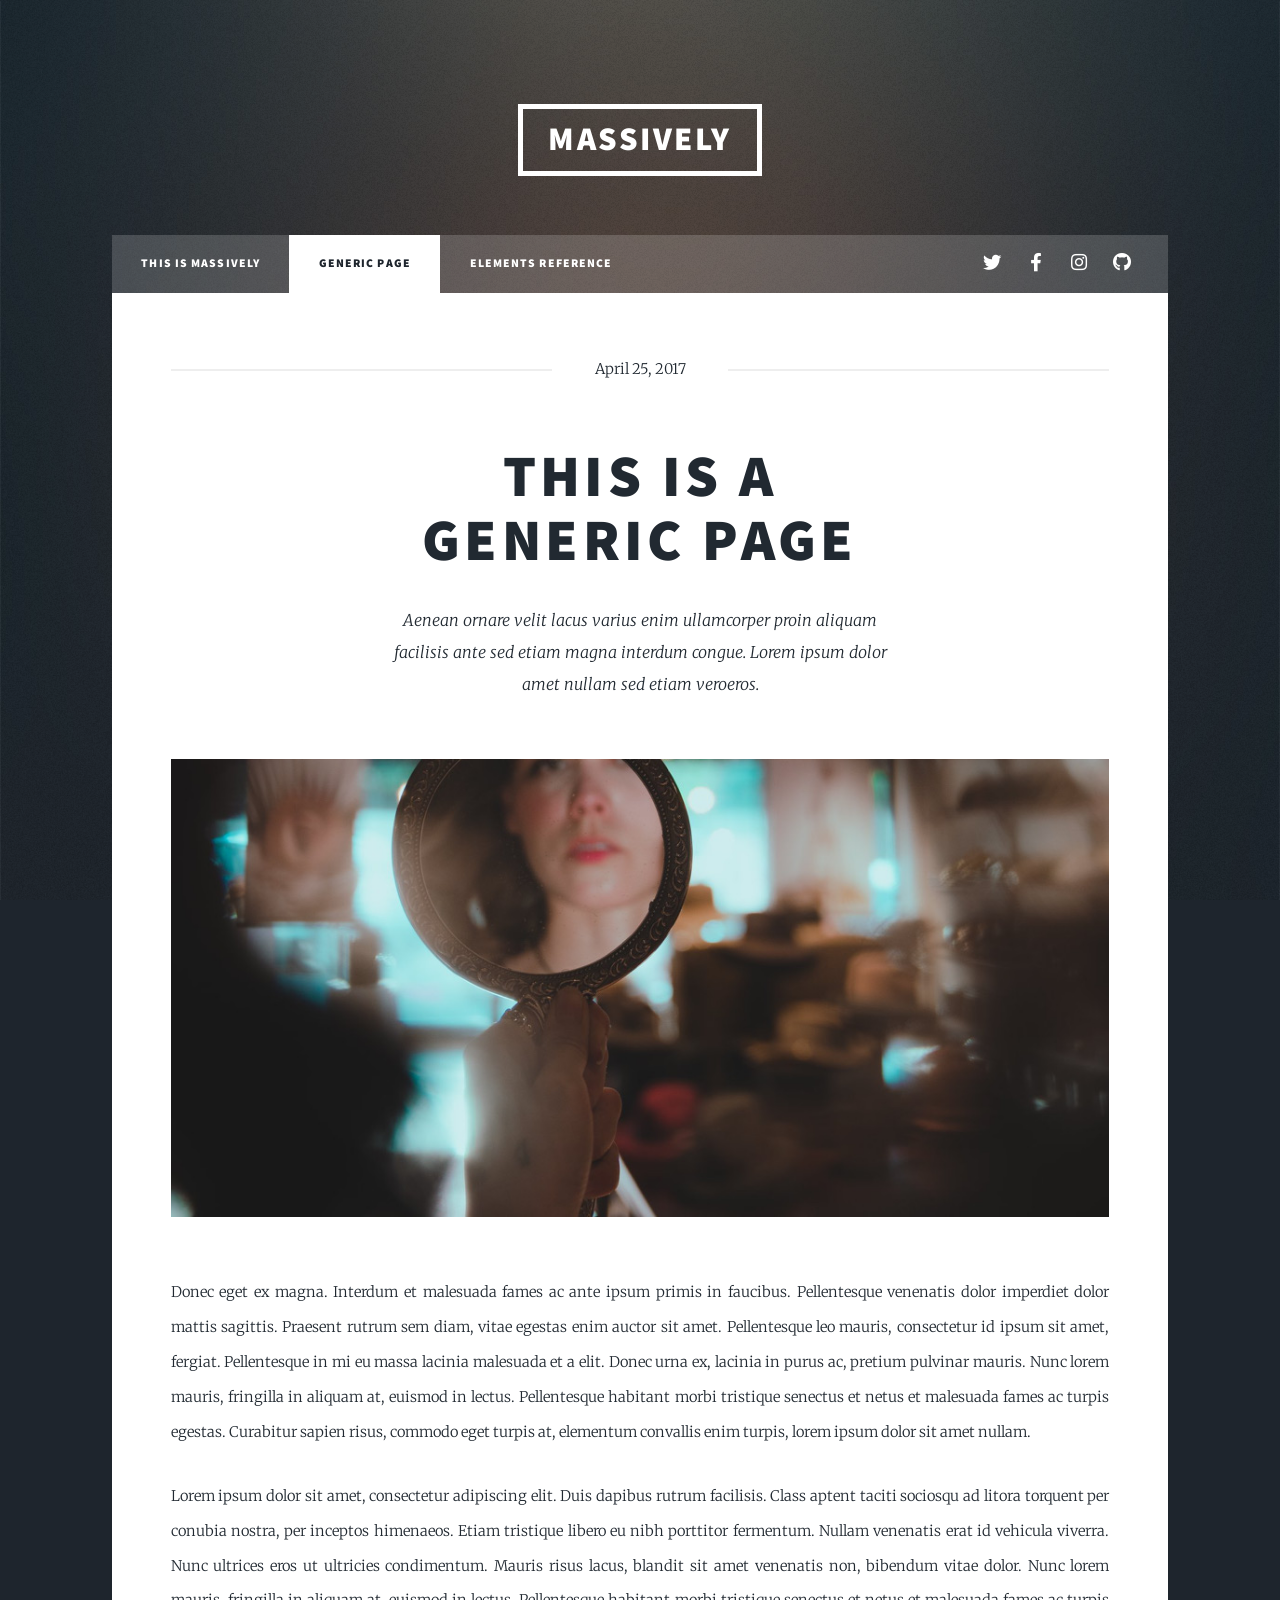
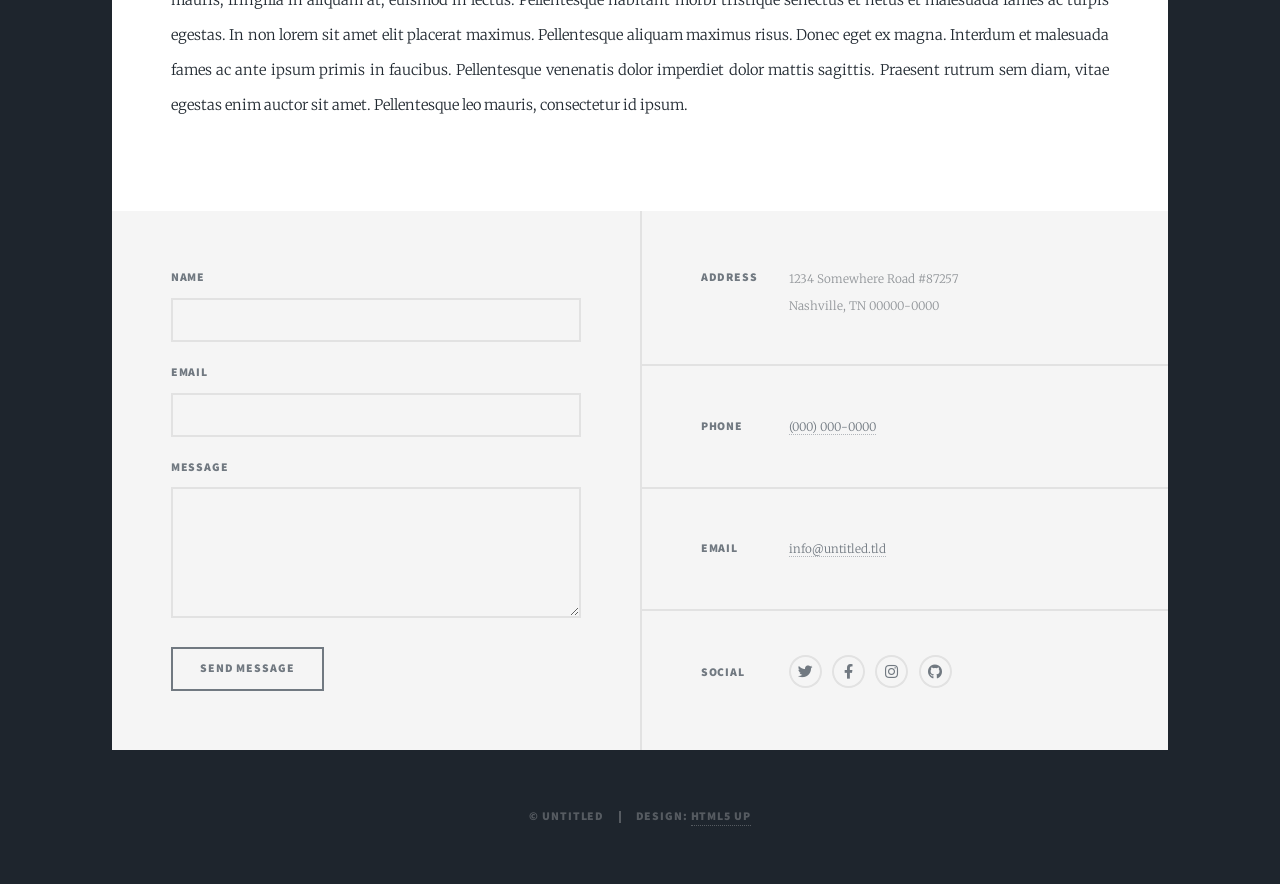
<file: generic.html>
<!DOCTYPE HTML>
<!--
	Massively by HTML5 UP
	html5up.net | @ajlkn
	Free for personal and commercial use under the CCA 3.0 license (html5up.net/license)
-->
<html>
	<head>
		<title>Generic Page - Massively by HTML5 UP</title>
		<meta charset="utf-8" />
		<meta name="viewport" content="width=device-width, initial-scale=1, user-scalable=no" />
		<link rel="stylesheet" href="assets/css/main.css" />
		<noscript><link rel="stylesheet" href="assets/css/noscript.css" /></noscript>
	</head>
	<body class="is-preload">

		<!-- Wrapper -->
			<div id="wrapper">

				<!-- Header -->
					<header id="header">
						<a href="index.html" class="logo">Massively</a>
					</header>

				<!-- Nav -->
					<nav id="nav">
						<ul class="links">
							<li><a href="index.html">This is Massively</a></li>
							<li class="active"><a href="generic.html">Generic Page</a></li>
							<li><a href="elements.html">Elements Reference</a></li>
						</ul>
						<ul class="icons">
							<li><a href="#" class="icon brands fa-twitter"><span class="label">Twitter</span></a></li>
							<li><a href="#" class="icon brands fa-facebook-f"><span class="label">Facebook</span></a></li>
							<li><a href="#" class="icon brands fa-instagram"><span class="label">Instagram</span></a></li>
							<li><a href="#" class="icon brands fa-github"><span class="label">GitHub</span></a></li>
						</ul>
					</nav>

				<!-- Main -->
					<div id="main">

						<!-- Post -->
							<section class="post">
								<header class="major">
									<span class="date">April 25, 2017</span>
									<h1>This is a<br />
									Generic Page</h1>
									<p>Aenean ornare velit lacus varius enim ullamcorper proin aliquam<br />
									facilisis ante sed etiam magna interdum congue. Lorem ipsum dolor<br />
									amet nullam sed etiam veroeros.</p>
								</header>
								<div class="image main"><img src="images/pic01.jpg" alt="" /></div>
								<p>Donec eget ex magna. Interdum et malesuada fames ac ante ipsum primis in faucibus. Pellentesque venenatis dolor imperdiet dolor mattis sagittis. Praesent rutrum sem diam, vitae egestas enim auctor sit amet. Pellentesque leo mauris, consectetur id ipsum sit amet, fergiat. Pellentesque in mi eu massa lacinia malesuada et a elit. Donec urna ex, lacinia in purus ac, pretium pulvinar mauris. Nunc lorem mauris, fringilla in aliquam at, euismod in lectus. Pellentesque habitant morbi tristique senectus et netus et malesuada fames ac turpis egestas. Curabitur sapien risus, commodo eget turpis at, elementum convallis enim turpis, lorem ipsum dolor sit amet nullam.</p>
								<p>Lorem ipsum dolor sit amet, consectetur adipiscing elit. Duis dapibus rutrum facilisis. Class aptent taciti sociosqu ad litora torquent per conubia nostra, per inceptos himenaeos. Etiam tristique libero eu nibh porttitor fermentum. Nullam venenatis erat id vehicula viverra. Nunc ultrices eros ut ultricies condimentum. Mauris risus lacus, blandit sit amet venenatis non, bibendum vitae dolor. Nunc lorem mauris, fringilla in aliquam at, euismod in lectus. Pellentesque habitant morbi tristique senectus et netus et malesuada fames ac turpis egestas. In non lorem sit amet elit placerat maximus. Pellentesque aliquam maximus risus. Donec eget ex magna. Interdum et malesuada fames ac ante ipsum primis in faucibus. Pellentesque venenatis dolor imperdiet dolor mattis sagittis. Praesent rutrum sem diam, vitae egestas enim auctor sit amet. Pellentesque leo mauris, consectetur id ipsum.</p>
							</section>

					</div>

				<!-- Footer -->
					<footer id="footer">
						<section>
							<form method="post" action="#">
								<div class="fields">
									<div class="field">
										<label for="name">Name</label>
										<input type="text" name="name" id="name" />
									</div>
									<div class="field">
										<label for="email">Email</label>
										<input type="text" name="email" id="email" />
									</div>
									<div class="field">
										<label for="message">Message</label>
										<textarea name="message" id="message" rows="3"></textarea>
									</div>
								</div>
								<ul class="actions">
									<li><input type="submit" value="Send Message" /></li>
								</ul>
							</form>
						</section>
						<section class="split contact">
							<section class="alt">
								<h3>Address</h3>
								<p>1234 Somewhere Road #87257<br />
								Nashville, TN 00000-0000</p>
							</section>
							<section>
								<h3>Phone</h3>
								<p><a href="#">(000) 000-0000</a></p>
							</section>
							<section>
								<h3>Email</h3>
								<p><a href="#">info@untitled.tld</a></p>
							</section>
							<section>
								<h3>Social</h3>
								<ul class="icons alt">
									<li><a href="#" class="icon brands alt fa-twitter"><span class="label">Twitter</span></a></li>
									<li><a href="#" class="icon brands alt fa-facebook-f"><span class="label">Facebook</span></a></li>
									<li><a href="#" class="icon brands alt fa-instagram"><span class="label">Instagram</span></a></li>
									<li><a href="#" class="icon brands alt fa-github"><span class="label">GitHub</span></a></li>
								</ul>
							</section>
						</section>
					</footer>

				<!-- Copyright -->
					<div id="copyright">
						<ul><li>&copy; Untitled</li><li>Design: <a href="https://html5up.net">HTML5 UP</a></li></ul>
					</div>

			</div>

		<!-- Scripts -->
			<script src="assets/js/jquery.min.js"></script>
			<script src="assets/js/jquery.scrollex.min.js"></script>
			<script src="assets/js/jquery.scrolly.min.js"></script>
			<script src="assets/js/browser.min.js"></script>
			<script src="assets/js/breakpoints.min.js"></script>
			<script src="assets/js/util.js"></script>
			<script src="assets/js/main.js"></script>

	</body>
</html>
</file>
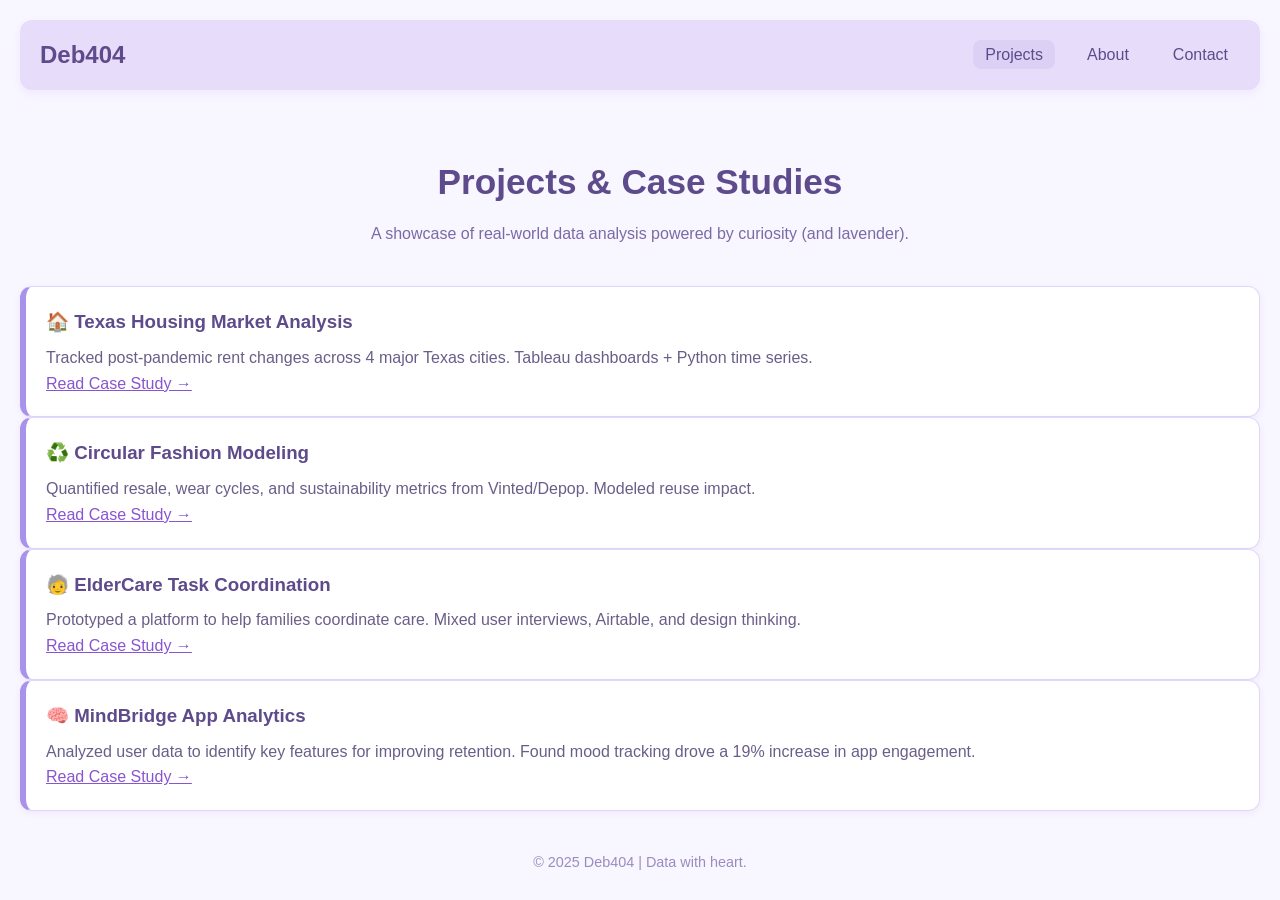
<file: projects.html>
<!DOCTYPE html>
<html lang="en">
<head>
  <meta charset="UTF-8" />
  <meta name="viewport" content="width=device-width, initial-scale=1.0"/>
  <title>Projects | Deb404</title>
  <link rel="stylesheet" href="styles.css" />
</head>
<body>
  <header>
    <nav>
      <h1><a href="index.html">Deb404</a></h1>
      <ul>
        <li><a href="projects.html" class="active">Projects</a></li>
        <li><a href="about.html">About</a></li>
        <li><a href="contact.html">Contact</a></li>
      </ul>
    </nav>
  </header>

  <main>
    <section class="hero">
      <h2>Projects & Case Studies</h2>
      <p>A showcase of real-world data analysis powered by curiosity (and lavender).</p>
    </section>

   <div class="project-card">
  <h3>🏠 Texas Housing Market Analysis</h3>
  <p>Tracked post-pandemic rent changes across 4 major Texas cities. Tableau dashboards + Python time series.</p>
  <a href="case-housing-texas.html">Read Case Study →</a>
</div>


      <div class="project-card">
        <h3>♻️ Circular Fashion Modeling</h3>
        <p>Quantified resale, wear cycles, and sustainability metrics from Vinted/Depop. Modeled reuse impact.</p>
        <a href="case-circular-fashion.html">Read Case Study →</a>
      </div>

      <div class="project-card">
        <h3>🧓 ElderCare Task Coordination</h3>
        <p>Prototyped a platform to help families coordinate care. Mixed user interviews, Airtable, and design thinking.</p>
        <a href="case-eldercare.html">Read Case Study →</a>
      </div>

    <div class="project-card">
  <h3>🧠 MindBridge App Analytics</h3>
  <p>Analyzed user data to identify key features for improving retention. Found mood tracking drove a 19% increase in app engagement.</p>
  <a href="case-mindbridge.html">Read Case Study →</a>
</div>

  
    </section>
  </main>

  <footer>
    <p>© 2025 Deb404 | Data with heart.</p>
  </footer>
</body>
</html>
</file>
<file: styles.css>
:root {
  --bg: #ffffff;
  --text: #222;
  --accent: #8854d0;
  --card: #f5f0ff;
  --border: #d8c4f2;
}

body.pastel-mode {
  --bg: #fef6ff;
  --text: #4b3b63;
  --accent: #d28fff;
  --card: #fff4fb;
  --border: #ecccfb;
}

body {
  background-color: var(--bg);
  color: var(--text);
  transition: background 0.3s ease, color 0.3s ease;
}

/* Update your existing elements to use variables */
.project-card {
  background-color: var(--card);
  border: 2px solid var(--border);
  color: var(--text);
}

a {
  color: var(--accent);
}

/* Base Reset */
* {
  margin: 0;
  padding: 0;
  box-sizing: border-box;
}

body {
  font-family: 'Segoe UI', sans-serif;
  background-color: #f8f6ff;
  color: #3a2c6b;
  line-height: 1.6;
  padding: 20px;
}

/* Navigation */
header {
  background-color: #e7ddfa;
  padding: 16px 20px;
  border-radius: 12px;
  box-shadow: 0 4px 8px rgba(180, 140, 255, 0.1);
  margin-bottom: 24px;
}

nav {
  display: flex;
  align-items: center;
  justify-content: space-between;
}

nav h1 a {
  color: #5e4b8b;
  text-decoration: none;
  font-weight: bold;
  font-size: 1.5rem;
}

nav ul {
  list-style: none;
  display: flex;
  gap: 20px;
}

nav ul li a {
  color: #5e4b8b;
  text-decoration: none;
  padding: 6px 12px;
  border-radius: 8px;
  transition: background 0.3s;
}

nav ul li a:hover,
nav ul li a.active {
  background-color: #dcd0f5;
}

/* Hero Section */
.hero {
  text-align: center;
  padding: 40px 20px;
}

.hero h2 {
  font-size: 2.2rem;
  color: #5e4b8b;
  margin-bottom: 10px;
}

.hero p {
  color: #7c6aa6;
}

/* Projects */
.project-list {
  display: flex;
  flex-direction: column;
  gap: 20px;
  max-width: 800px;
  margin: 0 auto;
  padding: 20px 0;
}

.project-card {
  background-color: #ffffff;
  border: 1px solid #e0d7fa;
  border-left: 6px solid #a892ec;
  border-radius: 12px;
  padding: 20px;
  box-shadow: 0 2px 6px rgba(160, 130, 200, 0.1);
}

.project-card h3 {
  color: #5e4b8b;
  margin-bottom: 8px;
}

.project-card p {
  color: #6a5e89;
}

/* Footer */
footer {
  text-align: center;
  margin-top: 40px;
  font-size: 0.9rem;
  color: #9b8cc0;
}
</file>
<file: assets/css/main.css>
@import url(fontawesome-all.min.css);
@import url("https://fonts.googleapis.com/css?family=Merriweather:300,700,300italic,700italic|Source+Sans+Pro:900");

/*
	Massively by HTML5 UP
	html5up.net | @ajlkn
	Free for personal and commercial use under the CCA 3.0 license (html5up.net/license)
*/

html, body, div, span, applet, object,
iframe, h1, h2, h3, h4, h5, h6, p, blockquote,
pre, a, abbr, acronym, address, big, cite,
code, del, dfn, em, img, ins, kbd, q, s, samp,
small, strike, strong, sub, sup, tt, var, b,
u, i, center, dl, dt, dd, ol, ul, li, fieldset,
form, label, legend, table, caption, tbody,
tfoot, thead, tr, th, td, article, aside,
canvas, details, embed, figure, figcaption,
footer, header, hgroup, menu, nav, output, ruby,
section, summary, time, mark, audio, video {
	margin: 0;
	padding: 0;
	border: 0;
	font-size: 100%;
	font: inherit;
	vertical-align: baseline;}

article, aside, details, figcaption, figure,
footer, header, hgroup, menu, nav, section {
	display: block;}

body {
	line-height: 1;
}

ol, ul {
	list-style: none;
}

blockquote, q {
	quotes: none;
}

	blockquote:before, blockquote:after, q:before, q:after {
		content: '';
		content: none;
	}

table {
	border-collapse: collapse;
	border-spacing: 0;
}

body {
	-webkit-text-size-adjust: none;
}

mark {
	background-color: transparent;
	color: inherit;
}

input::-moz-focus-inner {
	border: 0;
	padding: 0;
}

input, select, textarea {
	-moz-appearance: none;
	-webkit-appearance: none;
	-ms-appearance: none;
	appearance: none;
}

/* Basic */

	@-ms-viewport {
		width: device-width;
	}

	body {
		-ms-overflow-style: scrollbar;
	}

	@media screen and (max-width: 480px) {

		html, body {
			min-width: 320px;
		}

	}

	html {
		box-sizing: border-box;
	}

	*, *:before, *:after {
		box-sizing: inherit;
	}

	body {
		background-color: #1e252d;
	}

		body.is-preload *, body.is-preload *:before, body.is-preload *:after {
			-moz-animation: none !important;
			-webkit-animation: none !important;
			-ms-animation: none !important;
			animation: none !important;
			-moz-transition: none !important;
			-webkit-transition: none !important;
			-ms-transition: none !important;
			transition: none !important;
		}

/* Type */

	html {
		font-size: 16pt;
	}

		@media screen and (max-width: 1680px) {

			html {
				font-size: 12pt;
			}

		}

		@media screen and (max-width: 1280px) {

			html {
				font-size: 11pt;
			}

		}

		@media screen and (max-width: 360px) {

			html {
				font-size: 10pt;
			}

		}

	body {
		color: #212931;
	}

	body, input, select, textarea {
		font-family: "Merriweather", Georgia, serif;
		font-weight: 300;
		font-size: 1rem;
		line-height: 2.375;
	}

	a {
		-moz-transition: color 0.2s ease-in-out, background-color 0.2s ease-in-out, border-color 0.2s ease-in-out, box-shadow 0.2s ease-in-out;
		-webkit-transition: color 0.2s ease-in-out, background-color 0.2s ease-in-out, border-color 0.2s ease-in-out, box-shadow 0.2s ease-in-out;
		-ms-transition: color 0.2s ease-in-out, background-color 0.2s ease-in-out, border-color 0.2s ease-in-out, box-shadow 0.2s ease-in-out;
		transition: color 0.2s ease-in-out, background-color 0.2s ease-in-out, border-color 0.2s ease-in-out, box-shadow 0.2s ease-in-out;
		border-bottom: dotted 1px;
		text-decoration: none;
	}

		a:hover {
			border-bottom-color: transparent;
		}

	strong, b {
		font-weight: 600;
	}

	em, i {
		font-style: italic;
	}

	p {
		text-align: justify;
		margin: 0 0 2rem 0;
	}

	h1, h2, h3, h4, h5, h6 {
		font-family: "Source Sans Pro", Helvetica, sans-serif;
		font-weight: 900;
		line-height: 1.5;
		letter-spacing: 0.075em;
		text-transform: uppercase;
		margin: 0 0 1rem 0;
	}

		h1 a, h2 a, h3 a, h4 a, h5 a, h6 a {
			border-bottom: 0;
			color: inherit;
			text-decoration: none;
		}

	h1 {
		font-size: 4rem;
		line-height: 1.1;
		margin: 0 0 2rem 0;
	}

	h2 {
		font-size: 1.75rem;
		line-height: 1.3;
		margin: 0 0 1.5rem 0;
	}

	h3 {
		font-size: 1.25rem;
		margin: 0 0 1.5rem 0;
	}

	h4 {
		font-size: 1rem;
	}

	h5 {
		font-size: 0.9rem;
	}

	h6 {
		font-size: 0.8rem;
	}

	sub {
		font-size: 0.8rem;
		position: relative;
		top: 0.5rem;
	}

	sup {
		font-size: 0.8rem;
		position: relative;
		top: -0.5rem;
	}

	blockquote {
		border-left: solid 4px;
		font-style: italic;
		margin: 0 0 2rem 0;
		padding: 0.5rem 0 0.5rem 2rem;
	}

	code {
		border: solid 2px;
		font-family: "Courier New", monospace;
		font-size: 0.9rem;
		margin: 0 0.25rem;
		padding: 0.25rem 0.65rem;
	}

	pre {
		-webkit-overflow-scrolling: touch;
		font-family: "Courier New", monospace;
		font-size: 0.9rem;
		margin: 0 0 2rem 0;
	}

		pre code {
			display: block;
			line-height: 1.75;
			padding: 1rem 1.5rem;
			overflow-x: auto;
		}

	hr {
		border: 0;
		border-bottom: solid 2px;
		margin: 3rem 0;
	}

		hr.major {
			margin: 5rem 0;
		}

	.align-left {
		text-align: left;
	}

	.align-center {
		text-align: center;
	}

	.align-right {
		text-align: right;
	}

	input, select, textarea {
		color: #212931;
	}

	a {
		color: #212931;
		border-bottom-color: rgba(33, 41, 49, 0.5);
	}

		a:hover {
			border-bottom-color: transparent;
			color: #18bfef !important;
		}

	strong, b {
		color: #212931;
	}

	h1, h2, h3, h4, h5, h6 {
		color: #212931;
	}

	blockquote {
		border-left-color: #eeeeee;
	}

	code {
		background: rgba(220, 220, 220, 0.25);
		border-color: #eeeeee;
	}

	hr {
		border-bottom-color: #eeeeee;
	}

/* Row */

	.row {
		display: flex;
		flex-wrap: wrap;
		box-sizing: border-box;
		align-items: stretch;
	}

		.row > * {
			box-sizing: border-box;
		}

		.row.gtr-uniform > * > :last-child {
			margin-bottom: 0;
		}

		.row.aln-left {
			justify-content: flex-start;
		}

		.row.aln-center {
			justify-content: center;
		}

		.row.aln-right {
			justify-content: flex-end;
		}

		.row.aln-top {
			align-items: flex-start;
		}

		.row.aln-middle {
			align-items: center;
		}

		.row.aln-bottom {
			align-items: flex-end;
		}

		.row > .imp {
			order: -1;
		}

		.row > .col-1 {
			width: 8.33333%;
		}

		.row > .off-1 {
			margin-left: 8.33333%;
		}

		.row > .col-2 {
			width: 16.66667%;
		}

		.row > .off-2 {
			margin-left: 16.66667%;
		}

		.row > .col-3 {
			width: 25%;
		}

		.row > .off-3 {
			margin-left: 25%;
		}

		.row > .col-4 {
			width: 33.33333%;
		}

		.row > .off-4 {
			margin-left: 33.33333%;
		}

		.row > .col-5 {
			width: 41.66667%;
		}

		.row > .off-5 {
			margin-left: 41.66667%;
		}

		.row > .col-6 {
			width: 50%;
		}

		.row > .off-6 {
			margin-left: 50%;
		}

		.row > .col-7 {
			width: 58.33333%;
		}

		.row > .off-7 {
			margin-left: 58.33333%;
		}

		.row > .col-8 {
			width: 66.66667%;
		}

		.row > .off-8 {
			margin-left: 66.66667%;
		}

		.row > .col-9 {
			width: 75%;
		}

		.row > .off-9 {
			margin-left: 75%;
		}

		.row > .col-10 {
			width: 83.33333%;
		}

		.row > .off-10 {
			margin-left: 83.33333%;
		}

		.row > .col-11 {
			width: 91.66667%;
		}

		.row > .off-11 {
			margin-left: 91.66667%;
		}

		.row > .col-12 {
			width: 100%;
		}

		.row > .off-12 {
			margin-left: 100%;
		}

		.row.gtr-0 {
			margin-top: 0;
			margin-left: 0rem;
		}

			.row.gtr-0 > * {
				padding: 0 0 0 0rem;
			}

			.row.gtr-0.gtr-uniform {
				margin-top: 0rem;
			}

				.row.gtr-0.gtr-uniform > * {
					padding-top: 0rem;
				}

		.row.gtr-25 {
			margin-top: 0;
			margin-left: -0.375rem;
		}

			.row.gtr-25 > * {
				padding: 0 0 0 0.375rem;
			}

			.row.gtr-25.gtr-uniform {
				margin-top: -0.375rem;
			}

				.row.gtr-25.gtr-uniform > * {
					padding-top: 0.375rem;
				}

		.row.gtr-50 {
			margin-top: 0;
			margin-left: -0.75rem;
		}

			.row.gtr-50 > * {
				padding: 0 0 0 0.75rem;
			}

			.row.gtr-50.gtr-uniform {
				margin-top: -0.75rem;
			}

				.row.gtr-50.gtr-uniform > * {
					padding-top: 0.75rem;
				}

		.row {
			margin-top: 0;
			margin-left: -1.5rem;
		}

			.row > * {
				padding: 0 0 0 1.5rem;
			}

			.row.gtr-uniform {
				margin-top: -1.5rem;
			}

				.row.gtr-uniform > * {
					padding-top: 1.5rem;
				}

		.row.gtr-150 {
			margin-top: 0;
			margin-left: -2.25rem;
		}

			.row.gtr-150 > * {
				padding: 0 0 0 2.25rem;
			}

			.row.gtr-150.gtr-uniform {
				margin-top: -2.25rem;
			}

				.row.gtr-150.gtr-uniform > * {
					padding-top: 2.25rem;
				}

		.row.gtr-200 {
			margin-top: 0;
			margin-left: -3rem;
		}

			.row.gtr-200 > * {
				padding: 0 0 0 3rem;
			}

			.row.gtr-200.gtr-uniform {
				margin-top: -3rem;
			}

				.row.gtr-200.gtr-uniform > * {
					padding-top: 3rem;
				}

		@media screen and (max-width: 1680px) {

			.row {
				display: flex;
				flex-wrap: wrap;
				box-sizing: border-box;
				align-items: stretch;
			}

				.row > * {
					box-sizing: border-box;
				}

				.row.gtr-uniform > * > :last-child {
					margin-bottom: 0;
				}

				.row.aln-left {
					justify-content: flex-start;
				}

				.row.aln-center {
					justify-content: center;
				}

				.row.aln-right {
					justify-content: flex-end;
				}

				.row.aln-top {
					align-items: flex-start;
				}

				.row.aln-middle {
					align-items: center;
				}

				.row.aln-bottom {
					align-items: flex-end;
				}

				.row > .imp-xlarge {
					order: -1;
				}

				.row > .col-1-xlarge {
					width: 8.33333%;
				}

				.row > .off-1-xlarge {
					margin-left: 8.33333%;
				}

				.row > .col-2-xlarge {
					width: 16.66667%;
				}

				.row > .off-2-xlarge {
					margin-left: 16.66667%;
				}

				.row > .col-3-xlarge {
					width: 25%;
				}

				.row > .off-3-xlarge {
					margin-left: 25%;
				}

				.row > .col-4-xlarge {
					width: 33.33333%;
				}

				.row > .off-4-xlarge {
					margin-left: 33.33333%;
				}

				.row > .col-5-xlarge {
					width: 41.66667%;
				}

				.row > .off-5-xlarge {
					margin-left: 41.66667%;
				}

				.row > .col-6-xlarge {
					width: 50%;
				}

				.row > .off-6-xlarge {
					margin-left: 50%;
				}

				.row > .col-7-xlarge {
					width: 58.33333%;
				}

				.row > .off-7-xlarge {
					margin-left: 58.33333%;
				}

				.row > .col-8-xlarge {
					width: 66.66667%;
				}

				.row > .off-8-xlarge {
					margin-left: 66.66667%;
				}

				.row > .col-9-xlarge {
					width: 75%;
				}

				.row > .off-9-xlarge {
					margin-left: 75%;
				}

				.row > .col-10-xlarge {
					width: 83.33333%;
				}

				.row > .off-10-xlarge {
					margin-left: 83.33333%;
				}

				.row > .col-11-xlarge {
					width: 91.66667%;
				}

				.row > .off-11-xlarge {
					margin-left: 91.66667%;
				}

				.row > .col-12-xlarge {
					width: 100%;
				}

				.row > .off-12-xlarge {
					margin-left: 100%;
				}

				.row.gtr-0 {
					margin-top: 0;
					margin-left: 0rem;
				}

					.row.gtr-0 > * {
						padding: 0 0 0 0rem;
					}

					.row.gtr-0.gtr-uniform {
						margin-top: 0rem;
					}

						.row.gtr-0.gtr-uniform > * {
							padding-top: 0rem;
						}

				.row.gtr-25 {
					margin-top: 0;
					margin-left: -0.375rem;
				}

					.row.gtr-25 > * {
						padding: 0 0 0 0.375rem;
					}

					.row.gtr-25.gtr-uniform {
						margin-top: -0.375rem;
					}

						.row.gtr-25.gtr-uniform > * {
							padding-top: 0.375rem;
						}

				.row.gtr-50 {
					margin-top: 0;
					margin-left: -0.75rem;
				}

					.row.gtr-50 > * {
						padding: 0 0 0 0.75rem;
					}

					.row.gtr-50.gtr-uniform {
						margin-top: -0.75rem;
					}

						.row.gtr-50.gtr-uniform > * {
							padding-top: 0.75rem;
						}

				.row {
					margin-top: 0;
					margin-left: -1.5rem;
				}

					.row > * {
						padding: 0 0 0 1.5rem;
					}

					.row.gtr-uniform {
						margin-top: -1.5rem;
					}

						.row.gtr-uniform > * {
							padding-top: 1.5rem;
						}

				.row.gtr-150 {
					margin-top: 0;
					margin-left: -2.25rem;
				}

					.row.gtr-150 > * {
						padding: 0 0 0 2.25rem;
					}

					.row.gtr-150.gtr-uniform {
						margin-top: -2.25rem;
					}

						.row.gtr-150.gtr-uniform > * {
							padding-top: 2.25rem;
						}

				.row.gtr-200 {
					margin-top: 0;
					margin-left: -3rem;
				}

					.row.gtr-200 > * {
						padding: 0 0 0 3rem;
					}

					.row.gtr-200.gtr-uniform {
						margin-top: -3rem;
					}

						.row.gtr-200.gtr-uniform > * {
							padding-top: 3rem;
						}

		}

		@media screen and (max-width: 1280px) {

			.row {
				display: flex;
				flex-wrap: wrap;
				box-sizing: border-box;
				align-items: stretch;
			}

				.row > * {
					box-sizing: border-box;
				}

				.row.gtr-uniform > * > :last-child {
					margin-bottom: 0;
				}

				.row.aln-left {
					justify-content: flex-start;
				}

				.row.aln-center {
					justify-content: center;
				}

				.row.aln-right {
					justify-content: flex-end;
				}

				.row.aln-top {
					align-items: flex-start;
				}

				.row.aln-middle {
					align-items: center;
				}

				.row.aln-bottom {
					align-items: flex-end;
				}

				.row > .imp-large {
					order: -1;
				}

				.row > .col-1-large {
					width: 8.33333%;
				}

				.row > .off-1-large {
					margin-left: 8.33333%;
				}

				.row > .col-2-large {
					width: 16.66667%;
				}

				.row > .off-2-large {
					margin-left: 16.66667%;
				}

				.row > .col-3-large {
					width: 25%;
				}

				.row > .off-3-large {
					margin-left: 25%;
				}

				.row > .col-4-large {
					width: 33.33333%;
				}

				.row > .off-4-large {
					margin-left: 33.33333%;
				}

				.row > .col-5-large {
					width: 41.66667%;
				}

				.row > .off-5-large {
					margin-left: 41.66667%;
				}

				.row > .col-6-large {
					width: 50%;
				}

				.row > .off-6-large {
					margin-left: 50%;
				}

				.row > .col-7-large {
					width: 58.33333%;
				}

				.row > .off-7-large {
					margin-left: 58.33333%;
				}

				.row > .col-8-large {
					width: 66.66667%;
				}

				.row > .off-8-large {
					margin-left: 66.66667%;
				}

				.row > .col-9-large {
					width: 75%;
				}

				.row > .off-9-large {
					margin-left: 75%;
				}

				.row > .col-10-large {
					width: 83.33333%;
				}

				.row > .off-10-large {
					margin-left: 83.33333%;
				}

				.row > .col-11-large {
					width: 91.66667%;
				}

				.row > .off-11-large {
					margin-left: 91.66667%;
				}

				.row > .col-12-large {
					width: 100%;
				}

				.row > .off-12-large {
					margin-left: 100%;
				}

				.row.gtr-0 {
					margin-top: 0;
					margin-left: 0rem;
				}

					.row.gtr-0 > * {
						padding: 0 0 0 0rem;
					}

					.row.gtr-0.gtr-uniform {
						margin-top: 0rem;
					}

						.row.gtr-0.gtr-uniform > * {
							padding-top: 0rem;
						}

				.row.gtr-25 {
					margin-top: 0;
					margin-left: -0.375rem;
				}

					.row.gtr-25 > * {
						padding: 0 0 0 0.375rem;
					}

					.row.gtr-25.gtr-uniform {
						margin-top: -0.375rem;
					}

						.row.gtr-25.gtr-uniform > * {
							padding-top: 0.375rem;
						}

				.row.gtr-50 {
					margin-top: 0;
					margin-left: -0.75rem;
				}

					.row.gtr-50 > * {
						padding: 0 0 0 0.75rem;
					}

					.row.gtr-50.gtr-uniform {
						margin-top: -0.75rem;
					}

						.row.gtr-50.gtr-uniform > * {
							padding-top: 0.75rem;
						}

				.row {
					margin-top: 0;
					margin-left: -1.5rem;
				}

					.row > * {
						padding: 0 0 0 1.5rem;
					}

					.row.gtr-uniform {
						margin-top: -1.5rem;
					}

						.row.gtr-uniform > * {
							padding-top: 1.5rem;
						}

				.row.gtr-150 {
					margin-top: 0;
					margin-left: -2.25rem;
				}

					.row.gtr-150 > * {
						padding: 0 0 0 2.25rem;
					}

					.row.gtr-150.gtr-uniform {
						margin-top: -2.25rem;
					}

						.row.gtr-150.gtr-uniform > * {
							padding-top: 2.25rem;
						}

				.row.gtr-200 {
					margin-top: 0;
					margin-left: -3rem;
				}

					.row.gtr-200 > * {
						padding: 0 0 0 3rem;
					}

					.row.gtr-200.gtr-uniform {
						margin-top: -3rem;
					}

						.row.gtr-200.gtr-uniform > * {
							padding-top: 3rem;
						}

		}

		@media screen and (max-width: 980px) {

			.row {
				display: flex;
				flex-wrap: wrap;
				box-sizing: border-box;
				align-items: stretch;
			}

				.row > * {
					box-sizing: border-box;
				}

				.row.gtr-uniform > * > :last-child {
					margin-bottom: 0;
				}

				.row.aln-left {
					justify-content: flex-start;
				}

				.row.aln-center {
					justify-content: center;
				}

				.row.aln-right {
					justify-content: flex-end;
				}

				.row.aln-top {
					align-items: flex-start;
				}

				.row.aln-middle {
					align-items: center;
				}

				.row.aln-bottom {
					align-items: flex-end;
				}

				.row > .imp-medium {
					order: -1;
				}

				.row > .col-1-medium {
					width: 8.33333%;
				}

				.row > .off-1-medium {
					margin-left: 8.33333%;
				}

				.row > .col-2-medium {
					width: 16.66667%;
				}

				.row > .off-2-medium {
					margin-left: 16.66667%;
				}

				.row > .col-3-medium {
					width: 25%;
				}

				.row > .off-3-medium {
					margin-left: 25%;
				}

				.row > .col-4-medium {
					width: 33.33333%;
				}

				.row > .off-4-medium {
					margin-left: 33.33333%;
				}

				.row > .col-5-medium {
					width: 41.66667%;
				}

				.row > .off-5-medium {
					margin-left: 41.66667%;
				}

				.row > .col-6-medium {
					width: 50%;
				}

				.row > .off-6-medium {
					margin-left: 50%;
				}

				.row > .col-7-medium {
					width: 58.33333%;
				}

				.row > .off-7-medium {
					margin-left: 58.33333%;
				}

				.row > .col-8-medium {
					width: 66.66667%;
				}

				.row > .off-8-medium {
					margin-left: 66.66667%;
				}

				.row > .col-9-medium {
					width: 75%;
				}

				.row > .off-9-medium {
					margin-left: 75%;
				}

				.row > .col-10-medium {
					width: 83.33333%;
				}

				.row > .off-10-medium {
					margin-left: 83.33333%;
				}

				.row > .col-11-medium {
					width: 91.66667%;
				}

				.row > .off-11-medium {
					margin-left: 91.66667%;
				}

				.row > .col-12-medium {
					width: 100%;
				}

				.row > .off-12-medium {
					margin-left: 100%;
				}

				.row.gtr-0 {
					margin-top: 0;
					margin-left: 0rem;
				}

					.row.gtr-0 > * {
						padding: 0 0 0 0rem;
					}

					.row.gtr-0.gtr-uniform {
						margin-top: 0rem;
					}

						.row.gtr-0.gtr-uniform > * {
							padding-top: 0rem;
						}

				.row.gtr-25 {
					margin-top: 0;
					margin-left: -0.375rem;
				}

					.row.gtr-25 > * {
						padding: 0 0 0 0.375rem;
					}

					.row.gtr-25.gtr-uniform {
						margin-top: -0.375rem;
					}

						.row.gtr-25.gtr-uniform > * {
							padding-top: 0.375rem;
						}

				.row.gtr-50 {
					margin-top: 0;
					margin-left: -0.75rem;
				}

					.row.gtr-50 > * {
						padding: 0 0 0 0.75rem;
					}

					.row.gtr-50.gtr-uniform {
						margin-top: -0.75rem;
					}

						.row.gtr-50.gtr-uniform > * {
							padding-top: 0.75rem;
						}

				.row {
					margin-top: 0;
					margin-left: -1.5rem;
				}

					.row > * {
						padding: 0 0 0 1.5rem;
					}

					.row.gtr-uniform {
						margin-top: -1.5rem;
					}

						.row.gtr-uniform > * {
							padding-top: 1.5rem;
						}

				.row.gtr-150 {
					margin-top: 0;
					margin-left: -2.25rem;
				}

					.row.gtr-150 > * {
						padding: 0 0 0 2.25rem;
					}

					.row.gtr-150.gtr-uniform {
						margin-top: -2.25rem;
					}

						.row.gtr-150.gtr-uniform > * {
							padding-top: 2.25rem;
						}

				.row.gtr-200 {
					margin-top: 0;
					margin-left: -3rem;
				}

					.row.gtr-200 > * {
						padding: 0 0 0 3rem;
					}

					.row.gtr-200.gtr-uniform {
						margin-top: -3rem;
					}

						.row.gtr-200.gtr-uniform > * {
							padding-top: 3rem;
						}

		}

		@media screen and (max-width: 736px) {

			.row {
				display: flex;
				flex-wrap: wrap;
				box-sizing: border-box;
				align-items: stretch;
			}

				.row > * {
					box-sizing: border-box;
				}

				.row.gtr-uniform > * > :last-child {
					margin-bottom: 0;
				}

				.row.aln-left {
					justify-content: flex-start;
				}

				.row.aln-center {
					justify-content: center;
				}

				.row.aln-right {
					justify-content: flex-end;
				}

				.row.aln-top {
					align-items: flex-start;
				}

				.row.aln-middle {
					align-items: center;
				}

				.row.aln-bottom {
					align-items: flex-end;
				}

				.row > .imp-small {
					order: -1;
				}

				.row > .col-1-small {
					width: 8.33333%;
				}

				.row > .off-1-small {
					margin-left: 8.33333%;
				}

				.row > .col-2-small {
					width: 16.66667%;
				}

				.row > .off-2-small {
					margin-left: 16.66667%;
				}

				.row > .col-3-small {
					width: 25%;
				}

				.row > .off-3-small {
					margin-left: 25%;
				}

				.row > .col-4-small {
					width: 33.33333%;
				}

				.row > .off-4-small {
					margin-left: 33.33333%;
				}

				.row > .col-5-small {
					width: 41.66667%;
				}

				.row > .off-5-small {
					margin-left: 41.66667%;
				}

				.row > .col-6-small {
					width: 50%;
				}

				.row > .off-6-small {
					margin-left: 50%;
				}

				.row > .col-7-small {
					width: 58.33333%;
				}

				.row > .off-7-small {
					margin-left: 58.33333%;
				}

				.row > .col-8-small {
					width: 66.66667%;
				}

				.row > .off-8-small {
					margin-left: 66.66667%;
				}

				.row > .col-9-small {
					width: 75%;
				}

				.row > .off-9-small {
					margin-left: 75%;
				}

				.row > .col-10-small {
					width: 83.33333%;
				}

				.row > .off-10-small {
					margin-left: 83.33333%;
				}

				.row > .col-11-small {
					width: 91.66667%;
				}

				.row > .off-11-small {
					margin-left: 91.66667%;
				}

				.row > .col-12-small {
					width: 100%;
				}

				.row > .off-12-small {
					margin-left: 100%;
				}

				.row.gtr-0 {
					margin-top: 0;
					margin-left: 0rem;
				}

					.row.gtr-0 > * {
						padding: 0 0 0 0rem;
					}

					.row.gtr-0.gtr-uniform {
						margin-top: 0rem;
					}

						.row.gtr-0.gtr-uniform > * {
							padding-top: 0rem;
						}

				.row.gtr-25 {
					margin-top: 0;
					margin-left: -0.375rem;
				}

					.row.gtr-25 > * {
						padding: 0 0 0 0.375rem;
					}

					.row.gtr-25.gtr-uniform {
						margin-top: -0.375rem;
					}

						.row.gtr-25.gtr-uniform > * {
							padding-top: 0.375rem;
						}

				.row.gtr-50 {
					margin-top: 0;
					margin-left: -0.75rem;
				}

					.row.gtr-50 > * {
						padding: 0 0 0 0.75rem;
					}

					.row.gtr-50.gtr-uniform {
						margin-top: -0.75rem;
					}

						.row.gtr-50.gtr-uniform > * {
							padding-top: 0.75rem;
						}

				.row {
					margin-top: 0;
					margin-left: -1.5rem;
				}

					.row > * {
						padding: 0 0 0 1.5rem;
					}

					.row.gtr-uniform {
						margin-top: -1.5rem;
					}

						.row.gtr-uniform > * {
							padding-top: 1.5rem;
						}

				.row.gtr-150 {
					margin-top: 0;
					margin-left: -2.25rem;
				}

					.row.gtr-150 > * {
						padding: 0 0 0 2.25rem;
					}

					.row.gtr-150.gtr-uniform {
						margin-top: -2.25rem;
					}

						.row.gtr-150.gtr-uniform > * {
							padding-top: 2.25rem;
						}

				.row.gtr-200 {
					margin-top: 0;
					margin-left: -3rem;
				}

					.row.gtr-200 > * {
						padding: 0 0 0 3rem;
					}

					.row.gtr-200.gtr-uniform {
						margin-top: -3rem;
					}

						.row.gtr-200.gtr-uniform > * {
							padding-top: 3rem;
						}

		}

		@media screen and (max-width: 480px) {

			.row {
				display: flex;
				flex-wrap: wrap;
				box-sizing: border-box;
				align-items: stretch;
			}

				.row > * {
					box-sizing: border-box;
				}

				.row.gtr-uniform > * > :last-child {
					margin-bottom: 0;
				}

				.row.aln-left {
					justify-content: flex-start;
				}

				.row.aln-center {
					justify-content: center;
				}

				.row.aln-right {
					justify-content: flex-end;
				}

				.row.aln-top {
					align-items: flex-start;
				}

				.row.aln-middle {
					align-items: center;
				}

				.row.aln-bottom {
					align-items: flex-end;
				}

				.row > .imp-xsmall {
					order: -1;
				}

				.row > .col-1-xsmall {
					width: 8.33333%;
				}

				.row > .off-1-xsmall {
					margin-left: 8.33333%;
				}

				.row > .col-2-xsmall {
					width: 16.66667%;
				}

				.row > .off-2-xsmall {
					margin-left: 16.66667%;
				}

				.row > .col-3-xsmall {
					width: 25%;
				}

				.row > .off-3-xsmall {
					margin-left: 25%;
				}

				.row > .col-4-xsmall {
					width: 33.33333%;
				}

				.row > .off-4-xsmall {
					margin-left: 33.33333%;
				}

				.row > .col-5-xsmall {
					width: 41.66667%;
				}

				.row > .off-5-xsmall {
					margin-left: 41.66667%;
				}

				.row > .col-6-xsmall {
					width: 50%;
				}

				.row > .off-6-xsmall {
					margin-left: 50%;
				}

				.row > .col-7-xsmall {
					width: 58.33333%;
				}

				.row > .off-7-xsmall {
					margin-left: 58.33333%;
				}

				.row > .col-8-xsmall {
					width: 66.66667%;
				}

				.row > .off-8-xsmall {
					margin-left: 66.66667%;
				}

				.row > .col-9-xsmall {
					width: 75%;
				}

				.row > .off-9-xsmall {
					margin-left: 75%;
				}

				.row > .col-10-xsmall {
					width: 83.33333%;
				}

				.row > .off-10-xsmall {
					margin-left: 83.33333%;
				}

				.row > .col-11-xsmall {
					width: 91.66667%;
				}

				.row > .off-11-xsmall {
					margin-left: 91.66667%;
				}

				.row > .col-12-xsmall {
					width: 100%;
				}

				.row > .off-12-xsmall {
					margin-left: 100%;
				}

				.row.gtr-0 {
					margin-top: 0;
					margin-left: 0rem;
				}

					.row.gtr-0 > * {
						padding: 0 0 0 0rem;
					}

					.row.gtr-0.gtr-uniform {
						margin-top: 0rem;
					}

						.row.gtr-0.gtr-uniform > * {
							padding-top: 0rem;
						}

				.row.gtr-25 {
					margin-top: 0;
					margin-left: -0.375rem;
				}

					.row.gtr-25 > * {
						padding: 0 0 0 0.375rem;
					}

					.row.gtr-25.gtr-uniform {
						margin-top: -0.375rem;
					}

						.row.gtr-25.gtr-uniform > * {
							padding-top: 0.375rem;
						}

				.row.gtr-50 {
					margin-top: 0;
					margin-left: -0.75rem;
				}

					.row.gtr-50 > * {
						padding: 0 0 0 0.75rem;
					}

					.row.gtr-50.gtr-uniform {
						margin-top: -0.75rem;
					}

						.row.gtr-50.gtr-uniform > * {
							padding-top: 0.75rem;
						}

				.row {
					margin-top: 0;
					margin-left: -1.5rem;
				}

					.row > * {
						padding: 0 0 0 1.5rem;
					}

					.row.gtr-uniform {
						margin-top: -1.5rem;
					}

						.row.gtr-uniform > * {
							padding-top: 1.5rem;
						}

				.row.gtr-150 {
					margin-top: 0;
					margin-left: -2.25rem;
				}

					.row.gtr-150 > * {
						padding: 0 0 0 2.25rem;
					}

					.row.gtr-150.gtr-uniform {
						margin-top: -2.25rem;
					}

						.row.gtr-150.gtr-uniform > * {
							padding-top: 2.25rem;
						}

				.row.gtr-200 {
					margin-top: 0;
					margin-left: -3rem;
				}

					.row.gtr-200 > * {
						padding: 0 0 0 3rem;
					}

					.row.gtr-200.gtr-uniform {
						margin-top: -3rem;
					}

						.row.gtr-200.gtr-uniform > * {
							padding-top: 3rem;
						}

		}

		@media screen and (max-width: 360px) {

			.row {
				display: flex;
				flex-wrap: wrap;
				box-sizing: border-box;
				align-items: stretch;
			}

				.row > * {
					box-sizing: border-box;
				}

				.row.gtr-uniform > * > :last-child {
					margin-bottom: 0;
				}

				.row.aln-left {
					justify-content: flex-start;
				}

				.row.aln-center {
					justify-content: center;
				}

				.row.aln-right {
					justify-content: flex-end;
				}

				.row.aln-top {
					align-items: flex-start;
				}

				.row.aln-middle {
					align-items: center;
				}

				.row.aln-bottom {
					align-items: flex-end;
				}

				.row > .imp-xxsmall {
					order: -1;
				}

				.row > .col-1-xxsmall {
					width: 8.33333%;
				}

				.row > .off-1-xxsmall {
					margin-left: 8.33333%;
				}

				.row > .col-2-xxsmall {
					width: 16.66667%;
				}

				.row > .off-2-xxsmall {
					margin-left: 16.66667%;
				}

				.row > .col-3-xxsmall {
					width: 25%;
				}

				.row > .off-3-xxsmall {
					margin-left: 25%;
				}

				.row > .col-4-xxsmall {
					width: 33.33333%;
				}

				.row > .off-4-xxsmall {
					margin-left: 33.33333%;
				}

				.row > .col-5-xxsmall {
					width: 41.66667%;
				}

				.row > .off-5-xxsmall {
					margin-left: 41.66667%;
				}

				.row > .col-6-xxsmall {
					width: 50%;
				}

				.row > .off-6-xxsmall {
					margin-left: 50%;
				}

				.row > .col-7-xxsmall {
					width: 58.33333%;
				}

				.row > .off-7-xxsmall {
					margin-left: 58.33333%;
				}

				.row > .col-8-xxsmall {
					width: 66.66667%;
				}

				.row > .off-8-xxsmall {
					margin-left: 66.66667%;
				}

				.row > .col-9-xxsmall {
					width: 75%;
				}

				.row > .off-9-xxsmall {
					margin-left: 75%;
				}

				.row > .col-10-xxsmall {
					width: 83.33333%;
				}

				.row > .off-10-xxsmall {
					margin-left: 83.33333%;
				}

				.row > .col-11-xxsmall {
					width: 91.66667%;
				}

				.row > .off-11-xxsmall {
					margin-left: 91.66667%;
				}

				.row > .col-12-xxsmall {
					width: 100%;
				}

				.row > .off-12-xxsmall {
					margin-left: 100%;
				}

				.row.gtr-0 {
					margin-top: 0;
					margin-left: 0rem;
				}

					.row.gtr-0 > * {
						padding: 0 0 0 0rem;
					}

					.row.gtr-0.gtr-uniform {
						margin-top: 0rem;
					}

						.row.gtr-0.gtr-uniform > * {
							padding-top: 0rem;
						}

				.row.gtr-25 {
					margin-top: 0;
					margin-left: -0.375rem;
				}

					.row.gtr-25 > * {
						padding: 0 0 0 0.375rem;
					}

					.row.gtr-25.gtr-uniform {
						margin-top: -0.375rem;
					}

						.row.gtr-25.gtr-uniform > * {
							padding-top: 0.375rem;
						}

				.row.gtr-50 {
					margin-top: 0;
					margin-left: -0.75rem;
				}

					.row.gtr-50 > * {
						padding: 0 0 0 0.75rem;
					}

					.row.gtr-50.gtr-uniform {
						margin-top: -0.75rem;
					}

						.row.gtr-50.gtr-uniform > * {
							padding-top: 0.75rem;
						}

				.row {
					margin-top: 0;
					margin-left: -1.5rem;
				}

					.row > * {
						padding: 0 0 0 1.5rem;
					}

					.row.gtr-uniform {
						margin-top: -1.5rem;
					}

						.row.gtr-uniform > * {
							padding-top: 1.5rem;
						}

				.row.gtr-150 {
					margin-top: 0;
					margin-left: -2.25rem;
				}

					.row.gtr-150 > * {
						padding: 0 0 0 2.25rem;
					}

					.row.gtr-150.gtr-uniform {
						margin-top: -2.25rem;
					}

						.row.gtr-150.gtr-uniform > * {
							padding-top: 2.25rem;
						}

				.row.gtr-200 {
					margin-top: 0;
					margin-left: -3rem;
				}

					.row.gtr-200 > * {
						padding: 0 0 0 3rem;
					}

					.row.gtr-200.gtr-uniform {
						margin-top: -3rem;
					}

						.row.gtr-200.gtr-uniform > * {
							padding-top: 3rem;
						}

		}

/* Box */

	.box {
		border: solid 2px;
		margin-bottom: 2rem;
		padding: 1.5rem;
	}

		.box > :last-child,
		.box > :last-child > :last-child,
		.box > :last-child > :last-child > :last-child {
			margin-bottom: 0;
		}

		.box.alt {
			border: 0;
			border-radius: 0;
			padding: 0;
		}

	.box {
		border-color: #eeeeee;
	}

/* Button */

	input[type="submit"],
	input[type="reset"],
	input[type="button"],
	button,
	.button {
		-moz-appearance: none;
		-webkit-appearance: none;
		-ms-appearance: none;
		appearance: none;
		-moz-transition: background-color 0.2s ease-in-out, box-shadow 0.2s ease-in-out, color 0.2s ease-in-out;
		-webkit-transition: background-color 0.2s ease-in-out, box-shadow 0.2s ease-in-out, color 0.2s ease-in-out;
		-ms-transition: background-color 0.2s ease-in-out, box-shadow 0.2s ease-in-out, color 0.2s ease-in-out;
		transition: background-color 0.2s ease-in-out, box-shadow 0.2s ease-in-out, color 0.2s ease-in-out;
		border: 0;
		border-radius: 0;
		cursor: pointer;
		display: inline-block;
		font-family: "Source Sans Pro", Helvetica, sans-serif;
		font-size: 0.8rem;
		font-weight: 900;
		letter-spacing: 0.075em;
		height: 3rem;
		line-height: 3rem;
		padding: 0 2rem;
		text-align: center;
		text-decoration: none;
		text-transform: uppercase;
		white-space: nowrap;
	}

		input[type="submit"].icon:before,
		input[type="reset"].icon:before,
		input[type="button"].icon:before,
		button.icon:before,
		.button.icon:before {
			margin-right: 0.5rem;
		}

		input[type="submit"].icon.solo,
		input[type="reset"].icon.solo,
		input[type="button"].icon.solo,
		button.icon.solo,
		.button.icon.solo {
			position: relative;
			width: 4rem;
			height: 4rem;
			line-height: 4rem;
			border-radius: 4rem;
			text-indent: 4rem;
			overflow: hidden;
			padding: 0;
			white-space: nowrap;
		}

			input[type="submit"].icon.solo:before,
			input[type="reset"].icon.solo:before,
			input[type="button"].icon.solo:before,
			button.icon.solo:before,
			.button.icon.solo:before {
				position: absolute;
				display: block;
				top: 0;
				left: 0;
				width: inherit;
				height: inherit;
				line-height: inherit;
				font-size: 1.25rem;
				margin-right: 0;
				text-align: center;
				text-indent: 0;
			}

		input[type="submit"].fit,
		input[type="reset"].fit,
		input[type="button"].fit,
		button.fit,
		.button.fit {
			width: 100%;
		}

		input[type="submit"].small,
		input[type="reset"].small,
		input[type="button"].small,
		button.small,
		.button.small {
			font-size: 0.7rem;
			height: 2.5rem;
			line-height: 2.5rem;
			padding: 0 1.5rem;
		}

		input[type="submit"].large,
		input[type="reset"].large,
		input[type="button"].large,
		button.large,
		.button.large {
			font-size: 0.9rem;
			height: 3.5rem;
			line-height: 3.5rem;
			padding: 0 2.75rem;
		}

		@media screen and (max-width: 980px) {

			input[type="submit"],
			input[type="reset"],
			input[type="button"],
			button,
			.button {
				font-size: 0.9rem;
				height: 3.25rem;
				line-height: 3.25rem;
			}

				input[type="submit"].large,
				input[type="reset"].large,
				input[type="button"].large,
				button.large,
				.button.large {
					font-size: 1rem;
					height: 3.75rem;
					line-height: 3.75rem;
				}

		}

		input[type="submit"].disabled, input[type="submit"]:disabled,
		input[type="reset"].disabled,
		input[type="reset"]:disabled,
		input[type="button"].disabled,
		input[type="button"]:disabled,
		button.disabled,
		button:disabled,
		.button.disabled,
		.button:disabled {
			pointer-events: none;
			opacity: 0.25;
		}

	input[type="submit"],
	input[type="reset"],
	input[type="button"],
	button,
	.button {
		background-color: transparent;
		box-shadow: inset 0 0 0 2px #212931;
		color: #212931 !important;
	}

		input[type="submit"]:hover,
		input[type="reset"]:hover,
		input[type="button"]:hover,
		button:hover,
		.button:hover {
			box-shadow: inset 0 0 0 2px #18bfef;
			color: #18bfef !important;
		}

		input[type="submit"].primary,
		input[type="reset"].primary,
		input[type="button"].primary,
		button.primary,
		.button.primary {
			background-color: #212931;
			box-shadow: none;
			color: #ffffff !important;
		}

			input[type="submit"].primary:hover,
			input[type="reset"].primary:hover,
			input[type="button"].primary:hover,
			button.primary:hover,
			.button.primary:hover {
				background-color: #18bfef;
			}

/* Form */

	form {
		margin: 0 0 2rem 0;
	}

		form > :last-child {
			margin-bottom: 0;
		}

		form > .fields {
			display: -moz-flex;
			display: -webkit-flex;
			display: -ms-flex;
			display: flex;
			-moz-flex-wrap: wrap;
			-webkit-flex-wrap: wrap;
			-ms-flex-wrap: wrap;
			flex-wrap: wrap;
			width: calc(100% + 3rem);
			margin: -1.5rem 0 2rem -1.5rem;
		}

			form > .fields > .field {
				-moz-flex-grow: 0;
				-webkit-flex-grow: 0;
				-ms-flex-grow: 0;
				flex-grow: 0;
				-moz-flex-shrink: 0;
				-webkit-flex-shrink: 0;
				-ms-flex-shrink: 0;
				flex-shrink: 0;
				padding: 1.5rem 0 0 1.5rem;
				width: calc(100% - 1.5rem);
			}

				form > .fields > .field.half {
					width: calc(50% - 0.75rem);
				}

				form > .fields > .field.third {
					width: calc(100%/3 - 0.5rem);
				}

				form > .fields > .field.quarter {
					width: calc(25% - 0.375rem);
				}

		@media screen and (max-width: 480px) {

			form > .fields {
				width: calc(100% + 3rem);
				margin: -1.5rem 0 2rem -1.5rem;
			}

				form > .fields > .field {
					padding: 1.5rem 0 0 1.5rem;
					width: calc(100% - 1.5rem);
				}

					form > .fields > .field.half {
						width: calc(100% - 1.5rem);
					}

					form > .fields > .field.third {
						width: calc(100% - 1.5rem);
					}

					form > .fields > .field.quarter {
						width: calc(100% - 1.5rem);
					}

		}

	label {
		display: block;
		font-family: "Source Sans Pro", Helvetica, sans-serif;
		font-weight: 900;
		line-height: 1.5;
		letter-spacing: 0.075em;
		font-size: 0.8rem;
		text-transform: uppercase;
		margin: 0 0 0.75rem 0;
	}

		@media screen and (max-width: 980px) {

			label {
				font-size: 0.9rem;
			}

		}

	input[type="text"],
	input[type="password"],
	input[type="email"],
	select,
	textarea {
		-moz-appearance: none;
		-webkit-appearance: none;
		-ms-appearance: none;
		appearance: none;
		background: transparent;
		border-radius: 0;
		border: solid 2px;
		color: inherit;
		display: block;
		outline: 0;
		padding: 0 1rem;
		text-decoration: none;
		width: 100%;
	}

		input[type="text"]:invalid,
		input[type="password"]:invalid,
		input[type="email"]:invalid,
		select:invalid,
		textarea:invalid {
			box-shadow: none;
		}

	select {
		background-size: 1.25rem;
		background-repeat: no-repeat;
		background-position: calc(100% - 1rem) center;
		height: 3rem;
		padding-right: 3rem;
		text-overflow: ellipsis;
	}

		select:focus::-ms-value {
			background-color: transparent;
		}

		select::-ms-expand {
			display: none;
		}

	input[type="text"],
	input[type="password"],
	input[type="email"],
	select {
		height: 3rem;
	}

	textarea {
		padding: 0.75rem 1rem;
	}

	input[type="checkbox"],
	input[type="radio"] {
		-moz-appearance: none;
		-webkit-appearance: none;
		-ms-appearance: none;
		appearance: none;
		display: block;
		float: left;
		margin-right: -2rem;
		opacity: 0;
		width: 1rem;
		z-index: -1;
	}

		input[type="checkbox"] + label,
		input[type="radio"] + label {
			text-decoration: none;
			cursor: pointer;
			display: inline-block;
			font-size: 1rem;
			letter-spacing: 0;
			font-family: "Merriweather", Georgia, serif;
			text-transform: none;
			font-weight: 300;
			padding-left: 2.8rem;
			padding-right: 1rem;
			position: relative;
		}

			input[type="checkbox"] + label:before,
			input[type="radio"] + label:before {
				-moz-osx-font-smoothing: grayscale;
				-webkit-font-smoothing: antialiased;
				display: inline-block;
				font-style: normal;
				font-variant: normal;
				text-rendering: auto;
				line-height: 1;
				text-transform: none !important;
				font-family: 'Font Awesome 5 Free';
				font-weight: 900;
			}

			input[type="checkbox"] + label:before,
			input[type="radio"] + label:before {
				border-radius: 0;
				border: solid 2px;
				content: '';
				display: inline-block;
				font-size: 0.8rem;
				height: 1.8rem;
				left: 0;
				line-height: 1.65rem;
				position: absolute;
				text-align: center;
				top: -0.125rem;
				width: 1.8rem;
			}

		input[type="checkbox"]:checked + label:before,
		input[type="radio"]:checked + label:before {
			content: '\f00c';
		}

	input[type="checkbox"] + label:before {
		border-radius: 0;
	}

	input[type="radio"] + label:before {
		border-radius: 100%;
	}

	::-webkit-input-placeholder {
		opacity: 1.0;
	}

	:-moz-placeholder {
		opacity: 1.0;
	}

	::-moz-placeholder {
		opacity: 1.0;
	}

	:-ms-input-placeholder {
		opacity: 1.0;
	}

	label {
		color: #212931;
	}

	input[type="text"],
	input[type="password"],
	input[type="email"],
	select,
	textarea {
		border-color: #eeeeee;
	}

		input[type="text"]:focus,
		input[type="password"]:focus,
		input[type="email"]:focus,
		select:focus,
		textarea:focus {
			border-color: #18bfef;
		}

	select {
		background-image: url("data:image/svg+xml;charset=utf8,%3Csvg xmlns='http://www.w3.org/2000/svg' width='40' height='40' preserveAspectRatio='none' viewBox='0 0 40 40'%3E%3Cpath d='M9.4,12.3l10.4,10.4l10.4-10.4c0.2-0.2,0.5-0.4,0.9-0.4c0.3,0,0.6,0.1,0.9,0.4l3.3,3.3c0.2,0.2,0.4,0.5,0.4,0.9 c0,0.4-0.1,0.6-0.4,0.9L20.7,31.9c-0.2,0.2-0.5,0.4-0.9,0.4c-0.3,0-0.6-0.1-0.9-0.4L4.3,17.3c-0.2-0.2-0.4-0.5-0.4-0.9 c0-0.4,0.1-0.6,0.4-0.9l3.3-3.3c0.2-0.2,0.5-0.4,0.9-0.4S9.1,12.1,9.4,12.3z' fill='%23eeeeee' /%3E%3C/svg%3E");
	}

		select option {
			background-color: #ffffff;
			color: #212931;
		}

	.select-wrapper:before {
		color: #eeeeee;
	}

	input[type="checkbox"] + label,
	input[type="radio"] + label {
		color: #212931;
	}

		input[type="checkbox"] + label:before,
		input[type="radio"] + label:before {
			border-color: #eeeeee;
		}

	input[type="checkbox"]:checked + label:before,
	input[type="radio"]:checked + label:before {
		background-color: #212931;
		border-color: #212931;
		color: #ffffff;
	}

	input[type="checkbox"]:focus + label:before,
	input[type="radio"]:focus + label:before {
		border-color: #18bfef;
	}

	::-webkit-input-placeholder {
		color: #909498 !important;
	}

	:-moz-placeholder {
		color: #909498 !important;
	}

	::-moz-placeholder {
		color: #909498 !important;
	}

	:-ms-input-placeholder {
		color: #909498 !important;
	}

	.formerize-placeholder {
		color: #909498 !important;
	}

/* Icon */

	.icon {
		text-decoration: none;
		border-bottom: none;
		position: relative;
	}

		.icon:before {
			-moz-osx-font-smoothing: grayscale;
			-webkit-font-smoothing: antialiased;
			display: inline-block;
			font-style: normal;
			font-variant: normal;
			text-rendering: auto;
			line-height: 1;
			text-transform: none !important;
			font-family: 'Font Awesome 5 Free';
			font-weight: 400;
		}

		.icon > .label {
			display: none;
		}

		.icon:before {
			line-height: inherit;
		}

		.icon.solid:before {
			font-weight: 900;
		}

		.icon.brands:before {
			font-family: 'Font Awesome 5 Brands';
		}

/* Image */

	.image {
		border: 0;
		display: inline-block;
		position: relative;
	}

		.image img {
			display: block;
		}

		.image.left, .image.right {
			max-width: 40%;
		}

			.image.left img, .image.right img {
				width: 100%;
			}

		.image.left {
			float: left;
			margin: 0 2rem 2rem 0;
			top: 0.75rem;
		}

		.image.right {
			float: right;
			margin: 0 0 2rem 2rem;
			top: 0.75rem;
		}

		.image.fit {
			display: block;
			margin: 2.5rem 0;
			width: 100%;
		}

			.image.fit:first-child {
				margin-top: 0;
			}

			.image.fit img {
				width: 100%;
			}

		.image.main {
			display: block;
			margin: 4rem 0;
			width: 100%;
		}

			.image.main:first-child {
				margin-top: 0;
			}

			.image.main img {
				width: 100%;
			}

		@media screen and (max-width: 736px) {

			.image.fit {
				margin: 2rem 0;
			}

			.image.main {
				margin: 2rem 0;
			}

		}

	a.image {
		overflow: hidden;
	}

		a.image img {
			-moz-transition: -moz-transform 0.2s ease-out;
			-webkit-transition: -webkit-transform 0.2s ease-out;
			-ms-transition: -ms-transform 0.2s ease-out;
			transition: transform 0.2s ease-out;
		}

		a.image:hover img {
			-moz-transform: scale(1.05);
			-webkit-transform: scale(1.05);
			-ms-transform: scale(1.05);
			transform: scale(1.05);
		}

/* Actions */

	ul.actions {
		display: -moz-flex;
		display: -webkit-flex;
		display: -ms-flex;
		display: flex;
		cursor: default;
		list-style: none;
		margin-left: -1rem;
		padding-left: 0;
	}

		ul.actions li {
			padding: 0 0 0 1rem;
			vertical-align: middle;
		}

		ul.actions.special {
			-moz-justify-content: center;
			-webkit-justify-content: center;
			-ms-justify-content: center;
			justify-content: center;
			width: 100%;
			margin-left: 0;
		}

			ul.actions.special li:first-child {
				padding-left: 0;
			}

		ul.actions.stacked {
			-moz-flex-direction: column;
			-webkit-flex-direction: column;
			-ms-flex-direction: column;
			flex-direction: column;
			margin-left: 0;
		}

			ul.actions.stacked li {
				padding: 1.3rem 0 0 0;
			}

				ul.actions.stacked li:first-child {
					padding-top: 0;
				}

		ul.actions.fit {
			width: calc(100% + 1rem);
		}

			ul.actions.fit li {
				-moz-flex-grow: 1;
				-webkit-flex-grow: 1;
				-ms-flex-grow: 1;
				flex-grow: 1;
				-moz-flex-shrink: 1;
				-webkit-flex-shrink: 1;
				-ms-flex-shrink: 1;
				flex-shrink: 1;
				width: 100%;
			}

				ul.actions.fit li > * {
					width: 100%;
				}

			ul.actions.fit.stacked {
				width: 100%;
			}

		@media screen and (max-width: 480px) {

			ul.actions:not(.fixed) {
				-moz-flex-direction: column;
				-webkit-flex-direction: column;
				-ms-flex-direction: column;
				flex-direction: column;
				margin-left: 0;
				width: 100% !important;
			}

				ul.actions:not(.fixed) li {
					-moz-flex-grow: 1;
					-webkit-flex-grow: 1;
					-ms-flex-grow: 1;
					flex-grow: 1;
					-moz-flex-shrink: 1;
					-webkit-flex-shrink: 1;
					-ms-flex-shrink: 1;
					flex-shrink: 1;
					padding: 1rem 0 0 0;
					text-align: center;
					width: 100%;
				}

					ul.actions:not(.fixed) li > * {
						width: 100%;
					}

					ul.actions:not(.fixed) li:first-child {
						padding-top: 0;
					}

					ul.actions:not(.fixed) li input[type="submit"],
					ul.actions:not(.fixed) li input[type="reset"],
					ul.actions:not(.fixed) li input[type="button"],
					ul.actions:not(.fixed) li button,
					ul.actions:not(.fixed) li .button {
						width: 100%;
					}

						ul.actions:not(.fixed) li input[type="submit"].icon:before,
						ul.actions:not(.fixed) li input[type="reset"].icon:before,
						ul.actions:not(.fixed) li input[type="button"].icon:before,
						ul.actions:not(.fixed) li button.icon:before,
						ul.actions:not(.fixed) li .button.icon:before {
							margin-left: -0.5rem;
						}

		}

/* Icons */

	ul.icons {
		cursor: default;
		list-style: none;
		padding-left: 0;
	}

		ul.icons li {
			display: inline-block;
			padding: 0 0.5rem 0 0;
			vertical-align: middle;
		}

			ul.icons li:last-child {
				padding-right: 0;
			}

			ul.icons li .icon:before {
				width: 2.25rem;
				height: 2.25rem;
				line-height: 2.25rem;
				display: inline-block;
				text-align: center;
				border-radius: 100%;
				font-size: 1.25rem;
			}

		ul.icons.alt li .icon:before {
			-moz-transition: color 0.2s ease-in-out, background-color 0.2s ease-in-out, border-color 0.2s ease-in-out, box-shadow 0.2s ease-in-out;
			-webkit-transition: color 0.2s ease-in-out, background-color 0.2s ease-in-out, border-color 0.2s ease-in-out, box-shadow 0.2s ease-in-out;
			-ms-transition: color 0.2s ease-in-out, background-color 0.2s ease-in-out, border-color 0.2s ease-in-out, box-shadow 0.2s ease-in-out;
			transition: color 0.2s ease-in-out, background-color 0.2s ease-in-out, border-color 0.2s ease-in-out, box-shadow 0.2s ease-in-out;
			font-size: 1rem;
		}

/* List */

	ol {
		list-style: decimal;
		margin: 0 0 2rem 0;
		padding-left: 1.25rem;
	}

		ol li {
			padding-left: 0.25rem;
		}

	ul {
		list-style: disc;
		margin: 0 0 2rem 0;
		padding-left: 1rem;
	}

		ul li {
			padding-left: 0.5rem;
		}

		ul.divided {
			list-style: none;
			padding-left: 0;
		}

			ul.divided li {
				border-top: solid 1px;
				padding: 0.5rem 0;
			}

				ul.divided li:first-child {
					border-top: 0;
					padding-top: 0;
				}

	dl {
		margin: 0 0 2rem 0;
	}

		dl dt {
			display: block;
			font-weight: 600;
			margin: 0 0 1rem 0;
		}

		dl dd {
			margin-left: 2rem;
		}

	ul.divided li {
		border-top-color: #eeeeee;
	}

	ul.icons li a.icon:hover:before {
		color: #18bfef;
	}

	ul.icons.alt li .icon:before {
		box-shadow: inset 0 0 0 2px #eeeeee;
	}

	ul.icons.alt li a.icon:hover:before {
		box-shadow: inset 0 0 0 2px #18bfef;
	}

/* Section/Article */

	section.special, article.special {
		text-align: center;
	}

	header {
		cursor: default;
	}

		header > .date {
			display: block;
			font-size: 0.8rem;
			height: 1;
			margin: 0 0 1rem 0;
			position: relative;
		}

		header > p {
			font-style: italic;
		}

		header > h1 + p {
			font-size: 1.1rem;
			margin-top: -0.5rem;
			line-height: 2;
		}

		header > h2 + p {
			font-size: 1rem;
			margin-top: -0.75rem;
		}

		header > h3 + p {
			font-size: 0.9rem;
			margin-top: -0.75rem;
		}

		header > h4 + p {
			font-size: 0.8rem;
			margin-top: -0.75rem;
		}

		header.major {
			margin: 0 0 4rem 0;
			text-align: center;
		}

			header.major > :last-child {
				margin-bottom: 0;
			}

			header.major > p {
				margin-top: 0;
				text-align: center;
			}

			header.major > .date {
				font-size: 1rem;
				margin: 0 0 4rem 0;
			}

				header.major > .date:before, header.major > .date:after {
					content: '';
					display: block;
					position: absolute;
					top: 50%;
					width: calc(50% - 6rem);
					border-top: solid 2px;
				}

				header.major > .date:before {
					left: 0;
				}

				header.major > .date:after {
					right: 0;
				}

		@media screen and (max-width: 980px) {

			header br {
				display: none;
			}

		}

		@media screen and (max-width: 736px) {

			header.major {
				margin: 0 0 2rem 0;
			}

		}

	header.major .date:before, header.major .date:after {
		border-top-color: #eeeeee;
	}

/* Table */

	.table-wrapper {
		-webkit-overflow-scrolling: touch;
		overflow-x: auto;
	}

	table {
		margin: 0 0 2rem 0;
		width: 100%;
	}

		table tbody tr {
			border: solid 1px;
			border-left: 0;
			border-right: 0;
		}

		table td {
			padding: 0.75rem 0.75rem;
		}

		table th {
			font-family: "Source Sans Pro", Helvetica, sans-serif;
			font-size: 0.8rem;
			font-weight: 900;
			letter-spacing: 0.075em;
			line-height: 1.5;
			padding: 0 0.75rem 0.75rem 0.75rem;
			text-align: left;
			text-transform: uppercase;
		}

			@media screen and (max-width: 980px) {

				table th {
					font-size: 0.9rem;
				}

			}

		table thead {
			border-bottom: solid 2px;
		}

		table tfoot {
			border-top: solid 2px;
		}

		table.alt {
			border-collapse: separate;
		}

			table.alt tbody tr td {
				border: solid 1px;
				border-left-width: 0;
				border-top-width: 0;
			}

				table.alt tbody tr td:first-child {
					border-left-width: 1px;
				}

			table.alt tbody tr:first-child td {
				border-top-width: 1px;
			}

			table.alt thead {
				border-bottom: 0;
			}

			table.alt tfoot {
				border-top: 0;
			}

	table tbody tr {
		border-color: #eeeeee;
	}

		table tbody tr:nth-child(2n + 1) {
			background-color: rgba(220, 220, 220, 0.25);
		}

	table th {
		color: #212931;
	}

	table thead {
		border-bottom-color: #eeeeee;
	}

	table tfoot {
		border-top-color: #eeeeee;
	}

	table.alt tbody tr td {
		border-color: #eeeeee;
	}

/* Pagination */

	.pagination {
		display: -moz-inline-flex;
		display: -webkit-inline-flex;
		display: -ms-inline-flex;
		display: inline-flex;
		-moz-user-select: none;
		-webkit-user-select: none;
		-ms-user-select: none;
		user-select: none;
		cursor: default;
		list-style: none;
		margin: 0 0 2rem 2px;
		padding: 0;
	}

		.pagination a, .pagination span {
			-moz-transition: background-color 0.2s ease-in-out, border-color 0.2s ease-in-out, box-shadow 0.2s ease-in-out, color 0.2s ease-in-out;
			-webkit-transition: background-color 0.2s ease-in-out, border-color 0.2s ease-in-out, box-shadow 0.2s ease-in-out, color 0.2s ease-in-out;
			-ms-transition: background-color 0.2s ease-in-out, border-color 0.2s ease-in-out, box-shadow 0.2s ease-in-out, color 0.2s ease-in-out;
			transition: background-color 0.2s ease-in-out, border-color 0.2s ease-in-out, box-shadow 0.2s ease-in-out, color 0.2s ease-in-out;
			border: solid 2px;
			display: inline-block;
			font-family: "Source Sans Pro", Helvetica, sans-serif;
			font-size: 0.8rem;
			font-weight: 900;
			height: 3rem;
			letter-spacing: 0.075em;
			line-height: calc(3rem - 4px);
			margin-left: -2px;
			min-width: 3rem;
			position: relative;
			text-align: center;
			text-decoration: none;
			text-transform: uppercase;
		}

		.pagination .next, .pagination .previous {
			text-decoration: none;
			padding: 0 1.75rem;
		}

			.pagination .next:before, .pagination .previous:before {
				-moz-osx-font-smoothing: grayscale;
				-webkit-font-smoothing: antialiased;
				display: inline-block;
				font-style: normal;
				font-variant: normal;
				text-rendering: auto;
				line-height: 1;
				text-transform: none !important;
				font-family: 'Font Awesome 5 Free';
				font-weight: 900;
			}

			.pagination .next:before, .pagination .previous:before {
				display: inline-block;
				color: inherit !important;
				line-height: inherit;
			}

		.pagination .previous:before {
			content: '\f104';
			margin-right: 0.9375em;
		}

		.pagination .next:before {
			content: '\f105';
			float: right;
			margin-left: 0.9375em;
		}

		@media screen and (max-width: 980px) {

			.pagination a, .pagination span {
				font-size: 0.9rem;
			}

		}

		@media screen and (max-width: 480px) {

			.pagination .page, .pagination .extra {
				display: none;
			}

		}

	.pagination a, .pagination span {
		border-color: #eeeeee;
	}

	.pagination a {
		color: #212931 !important;
	}

		.pagination a:hover {
			color: #18bfef !important;
			border-color: #18bfef;
			z-index: 1;
		}

			.pagination a:hover + a,
			.pagination a:hover + span {
				border-left-color: #18bfef;
			}

		.pagination a.active {
			background-color: #eeeeee;
		}

	.pagination span {
		color: #eeeeee;
	}

/* Wrapper */

	#wrapper {
		-moz-transition: opacity 0.5s ease;
		-webkit-transition: opacity 0.5s ease;
		-ms-transition: opacity 0.5s ease;
		transition: opacity 0.5s ease;
		position: relative;
		z-index: 1;
		overflow: hidden;
	}

		#wrapper > .bg {
			position: absolute;
			top: 0;
			left: 0;
			width: 100%;
			height: 100%;
			background-color: #212931;
			background-image: url("../../images/overlay.png"), linear-gradient(0deg, rgba(0, 0, 0, 0.1), rgba(0, 0, 0, 0.1)), url("../../images/bg.jpg");
			background-size: auto,								auto,														100% auto;
			background-position: center,								center,														top center;
			background-repeat: repeat,								no-repeat,													no-repeat;
			background-attachment: scroll,								scroll,														scroll;
			z-index: -1;
		}

			#wrapper > .bg.fixed {
				position: fixed;
				width: 100vw;
				height: 100vh;
			}

		#wrapper.fade-in:before {
			pointer-events: none;
			-moz-transition: opacity 1s ease-in-out;
			-webkit-transition: opacity 1s ease-in-out;
			-ms-transition: opacity 1s ease-in-out;
			transition: opacity 1s ease-in-out;
			-moz-transition-delay: 0.75s;
			-webkit-transition-delay: 0.75s;
			-ms-transition-delay: 0.75s;
			transition-delay: 0.75s;
			background: #1e252d;
			content: '';
			display: block;
			height: 100%;
			left: 0;
			opacity: 0;
			position: fixed;
			top: 0;
			width: 100%;
		}

		body.is-preload #wrapper.fade-in:before {
			opacity: 1;
		}

		@media screen and (orientation: portrait) {

			#wrapper > .bg {
				background-size: auto,								auto,														auto 175%;
			}

		}

/* Intro */

	#intro {
		color: #ffffff;
		padding: 8rem 4rem 6rem 4rem ;
		-moz-align-items: center;
		-webkit-align-items: center;
		-ms-align-items: center;
		align-items: center;
		display: -moz-flex;
		display: -webkit-flex;
		display: -ms-flex;
		display: flex;
		-moz-flex-direction: column;
		-webkit-flex-direction: column;
		-ms-flex-direction: column;
		flex-direction: column;
		-moz-justify-content: -moz-flex-end;
		-webkit-justify-content: -webkit-flex-end;
		-ms-justify-content: -ms-flex-end;
		justify-content: flex-end;
		-moz-transition: opacity 1s ease, -moz-transform 1s ease;
		-webkit-transition: opacity 1s ease, -webkit-transform 1s ease;
		-ms-transition: opacity 1s ease, -ms-transform 1s ease;
		transition: opacity 1s ease, transform 1s ease;
		position: relative;
		cursor: default;
		text-align: center;
		z-index: 1;
		min-height: 100vh;
	}

		#intro input, #intro select, #intro textarea {
			color: #ffffff;
		}

		#intro a {
			color: #ffffff;
			border-bottom-color: rgba(255, 255, 255, 0.5);
		}

			#intro a:hover {
				border-bottom-color: transparent;
				color: #18bfef !important;
			}

		#intro strong, #intro b {
			color: #ffffff;
		}

		#intro h1, #intro h2, #intro h3, #intro h4, #intro h5, #intro h6 {
			color: #ffffff;
		}

		#intro blockquote {
			border-left-color: #ffffff;
		}

		#intro code {
			background: rgba(255, 255, 255, 0.075);
			border-color: #ffffff;
		}

		#intro hr {
			border-bottom-color: #ffffff;
		}

		#intro input[type="submit"],
		#intro input[type="reset"],
		#intro input[type="button"],
		#intro button,
		#intro .button {
			background-color: transparent;
			box-shadow: inset 0 0 0 2px #ffffff;
			color: #ffffff !important;
		}

			#intro input[type="submit"]:hover,
			#intro input[type="reset"]:hover,
			#intro input[type="button"]:hover,
			#intro button:hover,
			#intro .button:hover {
				box-shadow: inset 0 0 0 2px #18bfef;
				color: #18bfef !important;
			}

			#intro input[type="submit"].primary,
			#intro input[type="reset"].primary,
			#intro input[type="button"].primary,
			#intro button.primary,
			#intro .button.primary {
				background-color: #ffffff;
				box-shadow: none;
				color: #1e252d !important;
			}

				#intro input[type="submit"].primary:hover,
				#intro input[type="reset"].primary:hover,
				#intro input[type="button"].primary:hover,
				#intro button.primary:hover,
				#intro .button.primary:hover {
					background-color: #18bfef;
				}

		#intro h1 {
			font-size: 5rem;
			line-height: 1;
		}

		#intro p {
			font-size: 1.25rem;
			font-style: italic;
			margin-top: -0.25rem;
			text-align: center;
		}

		#intro + #header {
			margin-top: -20rem;
		}

			#intro + #header .logo {
				-moz-transform: translateY(2rem);
				-webkit-transform: translateY(2rem);
				-ms-transform: translateY(2rem);
				transform: translateY(2rem);
				opacity: 0;
				visibility: hidden;
			}

		#intro.hidden {
			pointer-events: none;
			-moz-transform: translateY(2rem);
			-webkit-transform: translateY(2rem);
			-ms-transform: translateY(2rem);
			transform: translateY(2rem);
			-moz-transition: opacity 0.5s ease, -moz-transform 0.5s ease, visibility 0.5s;
			-webkit-transition: opacity 0.5s ease, -webkit-transform 0.5s ease, visibility 0.5s;
			-ms-transition: opacity 0.5s ease, -ms-transform 0.5s ease, visibility 0.5s;
			transition: opacity 0.5s ease, transform 0.5s ease, visibility 0.5s;
			opacity: 0;
			visibility: hidden;
		}

			#intro.hidden + #header .logo {
				-moz-transform: translateY(0);
				-webkit-transform: translateY(0);
				-ms-transform: translateY(0);
				transform: translateY(0);
				opacity: 1;
				visibility: visible;
			}

		body.is-preload #intro {
			-moz-transform: translateY(2rem);
			-webkit-transform: translateY(2rem);
			-ms-transform: translateY(2rem);
			transform: translateY(2rem);
			opacity: 0;
		}

			body.is-preload #intro:not(.hidden) + #header + #nav {
				-moz-transform: translateY(4rem);
				-webkit-transform: translateY(4rem);
				-ms-transform: translateY(4rem);
				transform: translateY(4rem);
				opacity: 0;
			}

		@media screen and (max-width: 980px) {

			#intro {
				padding: 4rem 4rem 2rem 4rem ;
				min-height: 90vh;
			}

				#intro p br {
					display: none;
				}

				#intro + #header {
					margin-top: -14rem;
				}

		}

		@media screen and (max-width: 736px) {

			#intro {
				padding: 3rem 2rem 1rem 2rem ;
				min-height: 80vh;
			}

				#intro h1 {
					font-size: 3.25rem;
					line-height: 1.1;
					margin-bottom: 1rem;
				}

				#intro p {
					font-size: 1rem;
					margin-top: 0rem;
				}

				#intro .actions {
					display: none;
				}

		}

/* Header */

	#header {
		color: #ffffff;
		-moz-align-items: center;
		-webkit-align-items: center;
		-ms-align-items: center;
		align-items: center;
		display: -moz-flex;
		display: -webkit-flex;
		display: -ms-flex;
		display: flex;
		-moz-flex-direction: column;
		-webkit-flex-direction: column;
		-ms-flex-direction: column;
		flex-direction: column;
		-moz-justify-content: -moz-flex-end;
		-webkit-justify-content: -webkit-flex-end;
		-ms-justify-content: -ms-flex-end;
		justify-content: flex-end;
		pointer-events: none;
		-moz-user-select: none;
		-webkit-user-select: none;
		-ms-user-select: none;
		user-select: none;
		height: 20rem;
		padding-bottom: 8rem;
		position: relative;
		text-align: center;
		z-index: 2;
	}

		#header input, #header select, #header textarea {
			color: #ffffff;
		}

		#header a {
			color: #ffffff;
			border-bottom-color: rgba(255, 255, 255, 0.5);
		}

			#header a:hover {
				border-bottom-color: transparent;
				color: #18bfef !important;
			}

		#header strong, #header b {
			color: #ffffff;
		}

		#header h1, #header h2, #header h3, #header h4, #header h5, #header h6 {
			color: #ffffff;
		}

		#header blockquote {
			border-left-color: #ffffff;
		}

		#header code {
			background: rgba(255, 255, 255, 0.075);
			border-color: #ffffff;
		}

		#header hr {
			border-bottom-color: #ffffff;
		}

		#header .logo {
			-moz-transition: border-color 0.2s ease-in-out, color 0.2s ease-in-out, opacity 0.5s ease, -moz-transform 0.5s ease, visibility 0.5s;
			-webkit-transition: border-color 0.2s ease-in-out, color 0.2s ease-in-out, opacity 0.5s ease, -webkit-transform 0.5s ease, visibility 0.5s;
			-ms-transition: border-color 0.2s ease-in-out, color 0.2s ease-in-out, opacity 0.5s ease, -ms-transform 0.5s ease, visibility 0.5s;
			transition: border-color 0.2s ease-in-out, color 0.2s ease-in-out, opacity 0.5s ease, transform 0.5s ease, visibility 0.5s;
			pointer-events: auto;
			border-style: solid;
			border-color: #ffffff;
			border-width: 5px !important;
			font-family: "Source Sans Pro", Helvetica, sans-serif;
			font-size: 2.25rem;
			font-weight: 900;
			letter-spacing: 0.075em;
			line-height: 1;
			padding: 1rem 1.75rem;
			text-transform: uppercase;
			visibility: visible;
		}

			#header .logo:hover {
				border-color: #18bfef !important;
				color: #18bfef !important;
			}

		@media screen and (max-width: 980px) {

			#header {
				height: 14rem;
				padding-bottom: 4rem;
			}

		}

		@media screen and (max-width: 736px) {

			#header {
				padding-bottom: 3rem;
			}

				#header .logo {
					font-size: 1.75rem;
					border-width: 3px !important;
				}

		}

/* Nav */

	#nav {
		color: #ffffff;
		display: -moz-flex;
		display: -webkit-flex;
		display: -ms-flex;
		display: flex;
		-moz-transition: -moz-transform 1s ease, opacity 1s ease;
		-webkit-transition: -webkit-transform 1s ease, opacity 1s ease;
		-ms-transition: -ms-transform 1s ease, opacity 1s ease;
		transition: transform 1s ease, opacity 1s ease;
		background: rgba(255, 255, 255, 0.175);
		height: 4rem;
		line-height: 4rem;
		margin: -4rem auto 0 auto;
		overflow: hidden;
		padding: 0 2rem 0 0;
		position: relative;
		width: calc(100% - 4rem);
		max-width: 72rem;
		z-index: 2;
	}

		#nav ul.divided li {
			border-top-color: #ffffff;
		}

		#nav ul.icons li a.icon:hover:before {
			color: #18bfef;
		}

		#nav ul.icons.alt li .icon:before {
			box-shadow: inset 0 0 0 2px #ffffff;
		}

		#nav ul.icons.alt li a.icon:hover:before {
			box-shadow: inset 0 0 0 2px #18bfef;
		}

		#nav input, #nav select, #nav textarea {
			color: #ffffff;
		}

		#nav a {
			color: #ffffff;
			border-bottom-color: rgba(255, 255, 255, 0.5);
		}

			#nav a:hover {
				border-bottom-color: transparent;
				color: #18bfef !important;
			}

		#nav strong, #nav b {
			color: #ffffff;
		}

		#nav h1, #nav h2, #nav h3, #nav h4, #nav h5, #nav h6 {
			color: #ffffff;
		}

		#nav blockquote {
			border-left-color: #ffffff;
		}

		#nav code {
			background: rgba(255, 255, 255, 0.075);
			border-color: #ffffff;
		}

		#nav hr {
			border-bottom-color: #ffffff;
		}

		#nav ul.links {
			display: -moz-flex;
			display: -webkit-flex;
			display: -ms-flex;
			display: flex;
			-moz-flex-grow: 1;
			-webkit-flex-grow: 1;
			-ms-flex-grow: 1;
			flex-grow: 1;
			-moz-flex-shrink: 1;
			-webkit-flex-shrink: 1;
			-ms-flex-shrink: 1;
			flex-shrink: 1;
			font-family: "Source Sans Pro", Helvetica, sans-serif;
			font-weight: 900;
			letter-spacing: 0.075em;
			list-style: none;
			margin-bottom: 0;
			padding-left: 0;
			text-transform: uppercase;
		}

			#nav ul.links li {
				display: block;
				padding-left: 0;
			}

				#nav ul.links li a {
					-moz-transition: background-color 0.2s ease-in-out, color 0.2s ease-in-out;
					-webkit-transition: background-color 0.2s ease-in-out, color 0.2s ease-in-out;
					-ms-transition: background-color 0.2s ease-in-out, color 0.2s ease-in-out;
					transition: background-color 0.2s ease-in-out, color 0.2s ease-in-out;
					display: block;
					font-size: 0.8rem;
					outline: none;
					padding: 0 2rem;
				}

					#nav ul.links li a:hover {
						color: inherit !important;
						background-color: rgba(255, 255, 255, 0.1);
					}

				#nav ul.links li.active {
					background-color: #ffffff;
				}

					#nav ul.links li.active a {
						color: #1e252d;
					}

						#nav ul.links li.active a:hover {
							color: #18bfef !important;
						}

		#nav ul.icons {
			-moz-flex-grow: 0;
			-webkit-flex-grow: 0;
			-ms-flex-grow: 0;
			flex-grow: 0;
			-moz-flex-shrink: 0;
			-webkit-flex-shrink: 0;
			-ms-flex-shrink: 0;
			flex-shrink: 0;
			margin-bottom: 0;
		}

		@media screen and (max-width: 980px) {

			#nav {
				display: none;
			}

		}

/* Main */

	#main {
		background-color: #ffffff;
		position: relative;
		margin: 0 auto;
		width: calc(100% - 4rem);
		max-width: 72rem;
		z-index: 2;
	}

		#main > * {
			padding: 4rem 4rem 2rem 4rem ;
			border-top: solid 2px #eeeeee;
			margin: 0;
		}

			#main > *:first-child {
				border-top: 0;
			}

		#main > footer {
			text-align: center;
		}

		#main > .post {
			padding: 8rem 8rem 6rem 8rem ;
		}

			#main > .post header.major > .date {
				margin-top: -2rem;
			}

			#main > .post header.major > h1, #main > .post header.major h2 {
				font-size: 4rem;
				line-height: 1.1;
				margin: 0 0 2rem 0;
			}

			#main > .post.featured {
				text-align: center;
			}

			@media screen and (max-width: 1280px) {

				#main > .post {
					padding: 6rem 4rem 4rem 4rem ;
				}

			}

			@media screen and (max-width: 736px) {

				#main > .post {
					padding: 4rem 2rem 2rem 2rem ;
				}

					#main > .post header.major > .date {
						margin-top: -1rem;
						margin-bottom: 2rem;
					}

					#main > .post header.major > h1, #main > .post header.major h2 {
						font-size: 2.5rem;
						line-height: 1.2;
						margin: 0 0 1.5rem 0;
					}

			}

		#main > .posts {
			display: -moz-flex;
			display: -webkit-flex;
			display: -ms-flex;
			display: flex;
			-moz-flex-wrap: wrap;
			-webkit-flex-wrap: wrap;
			-ms-flex-wrap: wrap;
			flex-wrap: wrap;
			-moz-align-items: -moz-stretch;
			-webkit-align-items: -webkit-stretch;
			-ms-align-items: -ms-stretch;
			align-items: stretch;
			text-align: center;
			width: 100%;
			padding: 0;
		}

			#main > .posts > * {
				-moz-flex-shrink: 1;
				-webkit-flex-shrink: 1;
				-ms-flex-shrink: 1;
				flex-shrink: 1;
				-moz-flex-grow: 0;
				-webkit-flex-grow: 0;
				-ms-flex-grow: 0;
				flex-grow: 0;
			}

			#main > .posts > * {
				width: 50%;
			}

			#main > .posts > * {
				padding: 4rem;
				width: 50%;
			}

			#main > .posts > article {
				border-color: #eeeeee;
				border-left-width: 2px;
				border-style: solid;
				border-top-width: 2px;
				text-align: center;
			}

				#main > .posts > article > :last-child {
					margin-bottom: 0;
				}

				#main > .posts > article:nth-child(2n - 1) {
					border-left-width: 0;
				}

				#main > .posts > article:nth-child(-n + 2) {
					border-top-width: 0;
				}

			@media screen and (max-width: 980px) {

				#main > .posts > * {
					width: 50%;
				}

				#main > .posts > * {
					padding: 2.5rem;
					width: 50%;
				}

			}

			@media screen and (max-width: 736px) {

				#main > .posts > * {
					width: 100%;
				}

				#main > .posts > * {
					padding: 2rem;
					width: 100%;
				}

				#main > .posts > article:nth-child(2n - 1) {
					border-left-width: 2px;
				}

				#main > .posts > article:nth-child(-n + 2) {
					border-top-width: 2px;
				}

				#main > .posts > article:nth-child(n) {
					border-left-width: 0;
				}

				#main > .posts > article:nth-child(-n + 1) {
					border-top-width: 0;
				}

				#main > .posts > article .image {
					max-width: 25rem;
					margin-left: auto;
					margin-right: auto;
				}

			}

		@media screen and (max-width: 736px) {

			#main > * {
				padding: 2rem 2rem 0.1rem 2rem ;
			}

		}

		@media screen and (max-width: 480px) {

			#main {
				width: 100%;
			}

		}

/* Footer */

	#footer {
		color: #717981;
		display: -moz-flex;
		display: -webkit-flex;
		display: -ms-flex;
		display: flex;
		background-color: #f5f5f5;
		color: #909498;
		cursor: default;
		position: relative;
		margin: 0 auto;
		width: calc(100% - 4rem);
		max-width: 72rem;
		z-index: 2;
	}

		#footer input, #footer select, #footer textarea {
			color: #717981;
		}

		#footer a {
			color: #717981;
			border-bottom-color: rgba(113, 121, 129, 0.5);
		}

			#footer a:hover {
				border-bottom-color: transparent;
				color: #18bfef !important;
			}

		#footer strong, #footer b {
			color: #717981;
		}

		#footer h1, #footer h2, #footer h3, #footer h4, #footer h5, #footer h6 {
			color: #717981;
		}

		#footer blockquote {
			border-left-color: #e2e2e2;
		}

		#footer code {
			background: rgba(220, 220, 220, 0.5);
			border-color: #e2e2e2;
		}

		#footer hr {
			border-bottom-color: #e2e2e2;
		}

		#footer .box {
			border-color: #e2e2e2;
		}

		#footer input[type="submit"],
		#footer input[type="reset"],
		#footer input[type="button"],
		#footer button,
		#footer .button {
			background-color: transparent;
			box-shadow: inset 0 0 0 2px #717981;
			color: #717981 !important;
		}

			#footer input[type="submit"]:hover,
			#footer input[type="reset"]:hover,
			#footer input[type="button"]:hover,
			#footer button:hover,
			#footer .button:hover {
				box-shadow: inset 0 0 0 2px #18bfef;
				color: #18bfef !important;
			}

			#footer input[type="submit"].primary,
			#footer input[type="reset"].primary,
			#footer input[type="button"].primary,
			#footer button.primary,
			#footer .button.primary {
				background-color: #717981;
				box-shadow: none;
				color: #f5f5f5 !important;
			}

				#footer input[type="submit"].primary:hover,
				#footer input[type="reset"].primary:hover,
				#footer input[type="button"].primary:hover,
				#footer button.primary:hover,
				#footer .button.primary:hover {
					background-color: #18bfef;
				}

		#footer label {
			color: #717981;
		}

		#footer input[type="text"],
		#footer input[type="password"],
		#footer input[type="email"],
		#footer select,
		#footer textarea {
			border-color: #e2e2e2;
		}

			#footer input[type="text"]:focus,
			#footer input[type="password"]:focus,
			#footer input[type="email"]:focus,
			#footer select:focus,
			#footer textarea:focus {
				border-color: #18bfef;
			}

		#footer select {
			background-image: url("data:image/svg+xml;charset=utf8,%3Csvg xmlns='http://www.w3.org/2000/svg' width='40' height='40' preserveAspectRatio='none' viewBox='0 0 40 40'%3E%3Cpath d='M9.4,12.3l10.4,10.4l10.4-10.4c0.2-0.2,0.5-0.4,0.9-0.4c0.3,0,0.6,0.1,0.9,0.4l3.3,3.3c0.2,0.2,0.4,0.5,0.4,0.9 c0,0.4-0.1,0.6-0.4,0.9L20.7,31.9c-0.2,0.2-0.5,0.4-0.9,0.4c-0.3,0-0.6-0.1-0.9-0.4L4.3,17.3c-0.2-0.2-0.4-0.5-0.4-0.9 c0-0.4,0.1-0.6,0.4-0.9l3.3-3.3c0.2-0.2,0.5-0.4,0.9-0.4S9.1,12.1,9.4,12.3z' fill='%23e2e2e2' /%3E%3C/svg%3E");
		}

			#footer select option {
				background-color: #f5f5f5;
				color: #717981;
			}

		#footer .select-wrapper:before {
			color: #e2e2e2;
		}

		#footer input[type="checkbox"] + label,
		#footer input[type="radio"] + label {
			color: #717981;
		}

			#footer input[type="checkbox"] + label:before,
			#footer input[type="radio"] + label:before {
				border-color: #e2e2e2;
			}

		#footer input[type="checkbox"]:checked + label:before,
		#footer input[type="radio"]:checked + label:before {
			background-color: #717981;
			border-color: #717981;
			color: #f5f5f5;
		}

		#footer input[type="checkbox"]:focus + label:before,
		#footer input[type="radio"]:focus + label:before {
			border-color: #18bfef;
		}

		#footer ::-webkit-input-placeholder {
			color: #b3b7bb !important;
		}

		#footer :-moz-placeholder {
			color: #b3b7bb !important;
		}

		#footer ::-moz-placeholder {
			color: #b3b7bb !important;
		}

		#footer :-ms-input-placeholder {
			color: #b3b7bb !important;
		}

		#footer .formerize-placeholder {
			color: #b3b7bb !important;
		}

		#footer ul.divided li {
			border-top-color: #e2e2e2;
		}

		#footer ul.icons li a.icon:hover:before {
			color: #18bfef;
		}

		#footer ul.icons.alt li .icon:before {
			box-shadow: inset 0 0 0 2px #e2e2e2;
		}

		#footer ul.icons.alt li a.icon:hover:before {
			box-shadow: inset 0 0 0 2px #18bfef;
		}

		#footer header.major .date:before, #footer header.major .date:after {
			border-top-color: #e2e2e2;
		}

		#footer table tbody tr {
			border-color: #e2e2e2;
		}

			#footer table tbody tr:nth-child(2n + 1) {
				background-color: rgba(220, 220, 220, 0.5);
			}

		#footer table th {
			color: #717981;
		}

		#footer table thead {
			border-bottom-color: #e2e2e2;
		}

		#footer table tfoot {
			border-top-color: #e2e2e2;
		}

		#footer table.alt tbody tr td {
			border-color: #e2e2e2;
		}

		#footer .pagination a, #footer .pagination span {
			border-color: #e2e2e2;
		}

		#footer .pagination a {
			color: #717981 !important;
		}

			#footer .pagination a:hover {
				color: #18bfef !important;
				border-color: #18bfef;
				z-index: 1;
			}

				#footer .pagination a:hover + a,
				#footer .pagination a:hover + span {
					border-left-color: #18bfef;
				}

			#footer .pagination a.active {
				background-color: #e2e2e2;
			}

		#footer .pagination span {
			color: #e2e2e2;
		}

		#footer > section {
			-moz-flex-basis: 50%;
			-webkit-flex-basis: 50%;
			-ms-flex-basis: 50%;
			flex-basis: 50%;
			-moz-flex-grow: 1;
			-webkit-flex-grow: 1;
			-ms-flex-grow: 1;
			flex-grow: 1;
			-moz-flex-shrink: 1;
			-webkit-flex-shrink: 1;
			-ms-flex-shrink: 1;
			flex-shrink: 1;
			padding: 4rem 4rem 2rem 4rem ;
			border-left: solid 2px #e2e2e2;
		}

			#footer > section:first-child {
				border-left: 0;
			}

			#footer > section.split {
				display: -moz-flex;
				display: -webkit-flex;
				display: -ms-flex;
				display: flex;
				-moz-flex-direction: column;
				-webkit-flex-direction: column;
				-ms-flex-direction: column;
				flex-direction: column;
				padding: 0;
			}

				#footer > section.split > section {
					padding: 3rem 4rem 1rem 4rem ;
					border-top: solid 2px #e2e2e2;
				}

					#footer > section.split > section:first-child {
						padding: 5rem 4rem 1rem 4rem ;
						border-top: 0;
					}

					#footer > section.split > section:last-child {
						padding: 3rem 4rem 3rem 4rem ;
					}

				#footer > section.split.contact > section {
					display: -moz-flex;
					display: -webkit-flex;
					display: -ms-flex;
					display: flex;
					-moz-align-items: center;
					-webkit-align-items: center;
					-ms-align-items: center;
					align-items: center;
					padding: 3.15rem 4rem;
				}

					#footer > section.split.contact > section > * {
						margin-bottom: 0;
					}

					#footer > section.split.contact > section > :first-child {
						-moz-flex-shrink: 0;
						-webkit-flex-shrink: 0;
						-ms-flex-shrink: 0;
						flex-shrink: 0;
						-moz-flex-grow: 0;
						-webkit-flex-grow: 0;
						-ms-flex-grow: 0;
						flex-grow: 0;
						width: 6rem;
					}

					#footer > section.split.contact > section > :last-child {
						-moz-flex-shrink: 1;
						-webkit-flex-shrink: 1;
						-ms-flex-shrink: 1;
						flex-shrink: 1;
						-moz-flex-grow: 1;
						-webkit-flex-grow: 1;
						-ms-flex-grow: 1;
						flex-grow: 1;
					}

					#footer > section.split.contact > section:first-child {
						padding: 4rem 4rem 3rem 4rem;
					}

					#footer > section.split.contact > section:last-child {
						padding: 3rem 4rem 4rem 4rem;
					}

					#footer > section.split.contact > section.alt {
						-moz-align-items: -moz-flex-start;
						-webkit-align-items: -webkit-flex-start;
						-ms-align-items: -ms-flex-start;
						align-items: flex-start;
					}

						#footer > section.split.contact > section.alt > :last-child {
							margin-top: -0.325rem;
						}

		#footer form label,
		#footer h3,
		#footer p {
			font-size: 0.8rem;
		}

		@media screen and (max-width: 980px) {

			#footer {
				display: block;
			}

				#footer > section {
					border-top: solid 2px #e2e2e2;
				}

					#footer > section:first-child {
						border-top: 0;
					}

					#footer > section.split > section {
						padding: 4rem 4rem 2rem 4rem ;
					}

						#footer > section.split > section:first-child {
							padding: 4rem 4rem 2rem 4rem ;
						}

						#footer > section.split > section:last-child {
							padding: 4rem 4rem 2rem 4rem ;
						}

					#footer > section.split.contact > section {
						padding: 4rem;
					}

						#footer > section.split.contact > section:first-child {
							padding: 4rem;
						}

						#footer > section.split.contact > section:last-child {
							padding: 4rem;
						}

				#footer form label,
				#footer h3,
				#footer p {
					font-size: 0.9rem;
				}

		}

		@media screen and (max-width: 736px) {

			#footer > section {
				padding: 2rem 2rem 0.1rem 2rem ;
			}

				#footer > section.split > section {
					padding: 2rem 2rem 0.1rem 2rem ;
				}

					#footer > section.split > section:first-child {
						padding: 2rem 2rem 0.1rem 2rem ;
					}

					#footer > section.split > section:last-child {
						padding: 2rem 2rem 0.1rem 2rem ;
					}

				#footer > section.split.contact > section {
					padding: 2rem;
				}

					#footer > section.split.contact > section:first-child {
						padding: 2rem;
					}

					#footer > section.split.contact > section:last-child {
						padding: 2rem;
					}

		}

		@media screen and (max-width: 480px) {

			#footer {
				width: 100%;
			}

		}

	#copyright {
		color: #ffffff;
		position: relative;
		color: rgba(255, 255, 255, 0.25);
		cursor: default;
		font-family: "Source Sans Pro", Helvetica, sans-serif;
		font-size: 0.8rem;
		font-weight: 900;
		letter-spacing: 0.075em;
		line-height: 1.5;
		text-align: center;
		text-transform: uppercase;
		margin: 4rem auto 8rem auto;
		width: calc(100% - 4rem);
		max-width: 72rem;
		z-index: 2;
	}

		#copyright input, #copyright select, #copyright textarea {
			color: #ffffff;
		}

		#copyright a {
			color: #ffffff;
			border-bottom-color: rgba(255, 255, 255, 0.5);
		}

			#copyright a:hover {
				border-bottom-color: transparent;
				color: #18bfef !important;
			}

		#copyright strong, #copyright b {
			color: #ffffff;
		}

		#copyright h1, #copyright h2, #copyright h3, #copyright h4, #copyright h5, #copyright h6 {
			color: #ffffff;
		}

		#copyright blockquote {
			border-left-color: #ffffff;
		}

		#copyright code {
			background: rgba(255, 255, 255, 0.075);
			border-color: #ffffff;
		}

		#copyright hr {
			border-bottom-color: #ffffff;
		}

		#copyright a {
			color: inherit;
			border-bottom-color: inherit;
		}

		#copyright ul {
			list-style: none;
			margin: 0;
			padding-left: 0;
		}

			#copyright ul li {
				border-left: solid 2px;
				display: inline-block;
				line-height: 1;
				margin-left: 1rem;
				padding-left: 1rem;
			}

				#copyright ul li:first-child {
					border-left: 0;
					margin-left: 0;
					padding-left: 0;
				}

		@media screen and (max-width: 1280px) {

			#copyright {
				margin: 4rem auto;
			}

		}

		@media screen and (max-width: 480px) {

			#copyright ul li {
				border-left: 0;
				margin: 1rem 0 0 0;
				padding-left: 0;
				display: block;
			}

				#copyright ul li:first-child {
					margin-top: 0;
				}

		}

/* Nav Panel */

	#navPanelToggle {
		text-decoration: none;
		-moz-transition: color 0.2s ease-in-out, background-color 0.2s ease-in-out, box-shadow 0.2s ease-in-out;
		-webkit-transition: color 0.2s ease-in-out, background-color 0.2s ease-in-out, box-shadow 0.2s ease-in-out;
		-ms-transition: color 0.2s ease-in-out, background-color 0.2s ease-in-out, box-shadow 0.2s ease-in-out;
		transition: color 0.2s ease-in-out, background-color 0.2s ease-in-out, box-shadow 0.2s ease-in-out;
		display: none;
		position: fixed;
		top: 0.75rem;
		right: 0.75rem;
		border: 0;
		color: #ffffff;
		font-family: "Source Sans Pro", Helvetica, sans-serif;
		font-size: 0.9rem;
		font-weight: 900;
		letter-spacing: 0.075em;
		padding: 0.375rem 1.25rem;
		text-transform: uppercase;
		z-index: 10001;
	}

		#navPanelToggle:before {
			-moz-osx-font-smoothing: grayscale;
			-webkit-font-smoothing: antialiased;
			display: inline-block;
			font-style: normal;
			font-variant: normal;
			text-rendering: auto;
			line-height: 1;
			text-transform: none !important;
			font-family: 'Font Awesome 5 Free';
			font-weight: 900;
		}

		#navPanelToggle:before {
			content: '\f0c9';
			margin-right: 0.5rem;
		}

		#navPanelToggle.alt {
			background-color: rgba(255, 255, 255, 0.875);
			box-shadow: 0 0.125rem 0.75rem 0 rgba(30, 37, 45, 0.25);
			color: #212931;
		}

			#navPanelToggle.alt:hover {
				background-color: #ffffff;
			}

		@media screen and (max-width: 980px) {

			#navPanelToggle {
				display: block;
			}

		}

		@media screen and (max-width: 736px) {

			#navPanelToggle {
				font-size: 0.8rem;
				padding: 0.25rem 1rem;
			}

		}

	#navPanel {
		-moz-transform: translateX(20rem);
		-webkit-transform: translateX(20rem);
		-ms-transform: translateX(20rem);
		transform: translateX(20rem);
		-moz-transition: -moz-transform 0.5s ease, box-shadow 0.5s ease, visibility 0.5s;
		-webkit-transition: -webkit-transform 0.5s ease, box-shadow 0.5s ease, visibility 0.5s;
		-ms-transition: -ms-transform 0.5s ease, box-shadow 0.5s ease, visibility 0.5s;
		transition: transform 0.5s ease, box-shadow 0.5s ease, visibility 0.5s;
		display: none;
		-webkit-overflow-scrolling: touch;
		background: #ffffff;
		box-shadow: none;
		color: #212931;
		height: 100%;
		max-width: 80%;
		overflow-y: auto;
		padding: 3rem 2rem;
		position: fixed;
		right: 0;
		top: 0;
		visibility: hidden;
		width: 20rem;
		z-index: 10002;
	}

		#navPanel .links {
			list-style: none;
			padding-left: 0;
		}

			#navPanel .links li {
				border-top: solid 2px #eeeeee;
			}

				#navPanel .links li a {
					border-bottom: 0;
					display: block;
					font-family: "Source Sans Pro", Helvetica, sans-serif;
					font-size: 0.9rem;
					font-size: 0.9rem;
					font-weight: 900;
					letter-spacing: 0.075em;
					padding: 0.75rem 0;
					text-transform: uppercase;
				}

				#navPanel .links li:first-child {
					border-top: 0;
				}

		#navPanel .close {
			text-decoration: none;
			-moz-transition: color 0.2s ease-in-out;
			-webkit-transition: color 0.2s ease-in-out;
			-ms-transition: color 0.2s ease-in-out;
			transition: color 0.2s ease-in-out;
			-webkit-tap-highlight-color: rgba(0, 0, 0, 0);
			border: 0;
			color: #909498;
			cursor: pointer;
			display: block;
			height: 3.25rem;
			line-height: 3.25rem;
			padding-right: 1.25rem;
			position: absolute;
			right: 0;
			text-align: right;
			top: 0;
			vertical-align: middle;
			width: 7rem;
		}

			#navPanel .close:before {
				-moz-osx-font-smoothing: grayscale;
				-webkit-font-smoothing: antialiased;
				display: inline-block;
				font-style: normal;
				font-variant: normal;
				text-rendering: auto;
				line-height: 1;
				text-transform: none !important;
				font-family: 'Font Awesome 5 Free';
				font-weight: 900;
			}

			#navPanel .close:before {
				content: '\f00d';
				font-size: 1.25rem;
			}

			#navPanel .close:hover {
				color: #212931;
			}

			@media screen and (max-width: 736px) {

				#navPanel .close {
					height: 4rem;
					line-height: 4rem;
				}

			}

		@media screen and (max-width: 980px) {

			#navPanel {
				display: block;
			}

		}

		@media screen and (max-width: 736px) {

			#navPanel {
				padding: 2.5rem 1.75rem;
			}

		}

	@media screen and (max-width: 980px) {

		body.is-navPanel-visible #wrapper {
			opacity: 0.5;
		}

		body.is-navPanel-visible #navPanel {
			-moz-transform: translateX(0);
			-webkit-transform: translateX(0);
			-ms-transform: translateX(0);
			transform: translateX(0);
			box-shadow: 0 0 1.5rem 0 rgba(0, 0, 0, 0.2);
			visibility: visible;
		}

	}
</file>
<file: assets/css/noscript.css>
@import url(font-awesome.min.css);

/*
	Massively by HTML5 UP
	html5up.net | @ajlkn
	Free for personal and commercial use under the CCA 3.0 license (html5up.net/license)
*/

/* Wrapper */

	#wrapper {
		background-color: #212931;
		background-image: url("../../images/overlay.png"), linear-gradient(0deg, rgba(0, 0, 0, 0.1), rgba(0, 0, 0, 0.1)), url("../../images/bg.jpg");
		background-size: auto,								auto,														100% auto;
		background-position: center,								center,														top center;
		background-repeat: repeat,								no-repeat,													no-repeat;
		background-attachment: fixed,								fixed,														fixed;
	}

		#wrapper.fade-in:before {
			display: none;
		}

/* Intro */

	body.is-preload #intro {
		opacity: 1;
	}

		body.is-preload #intro:not(.hidden) + #header + #nav {
			-moz-transform: none;
			-webkit-transform: none;
			-ms-transform: none;
			transform: none;
			opacity: 1;
		}
</file>
